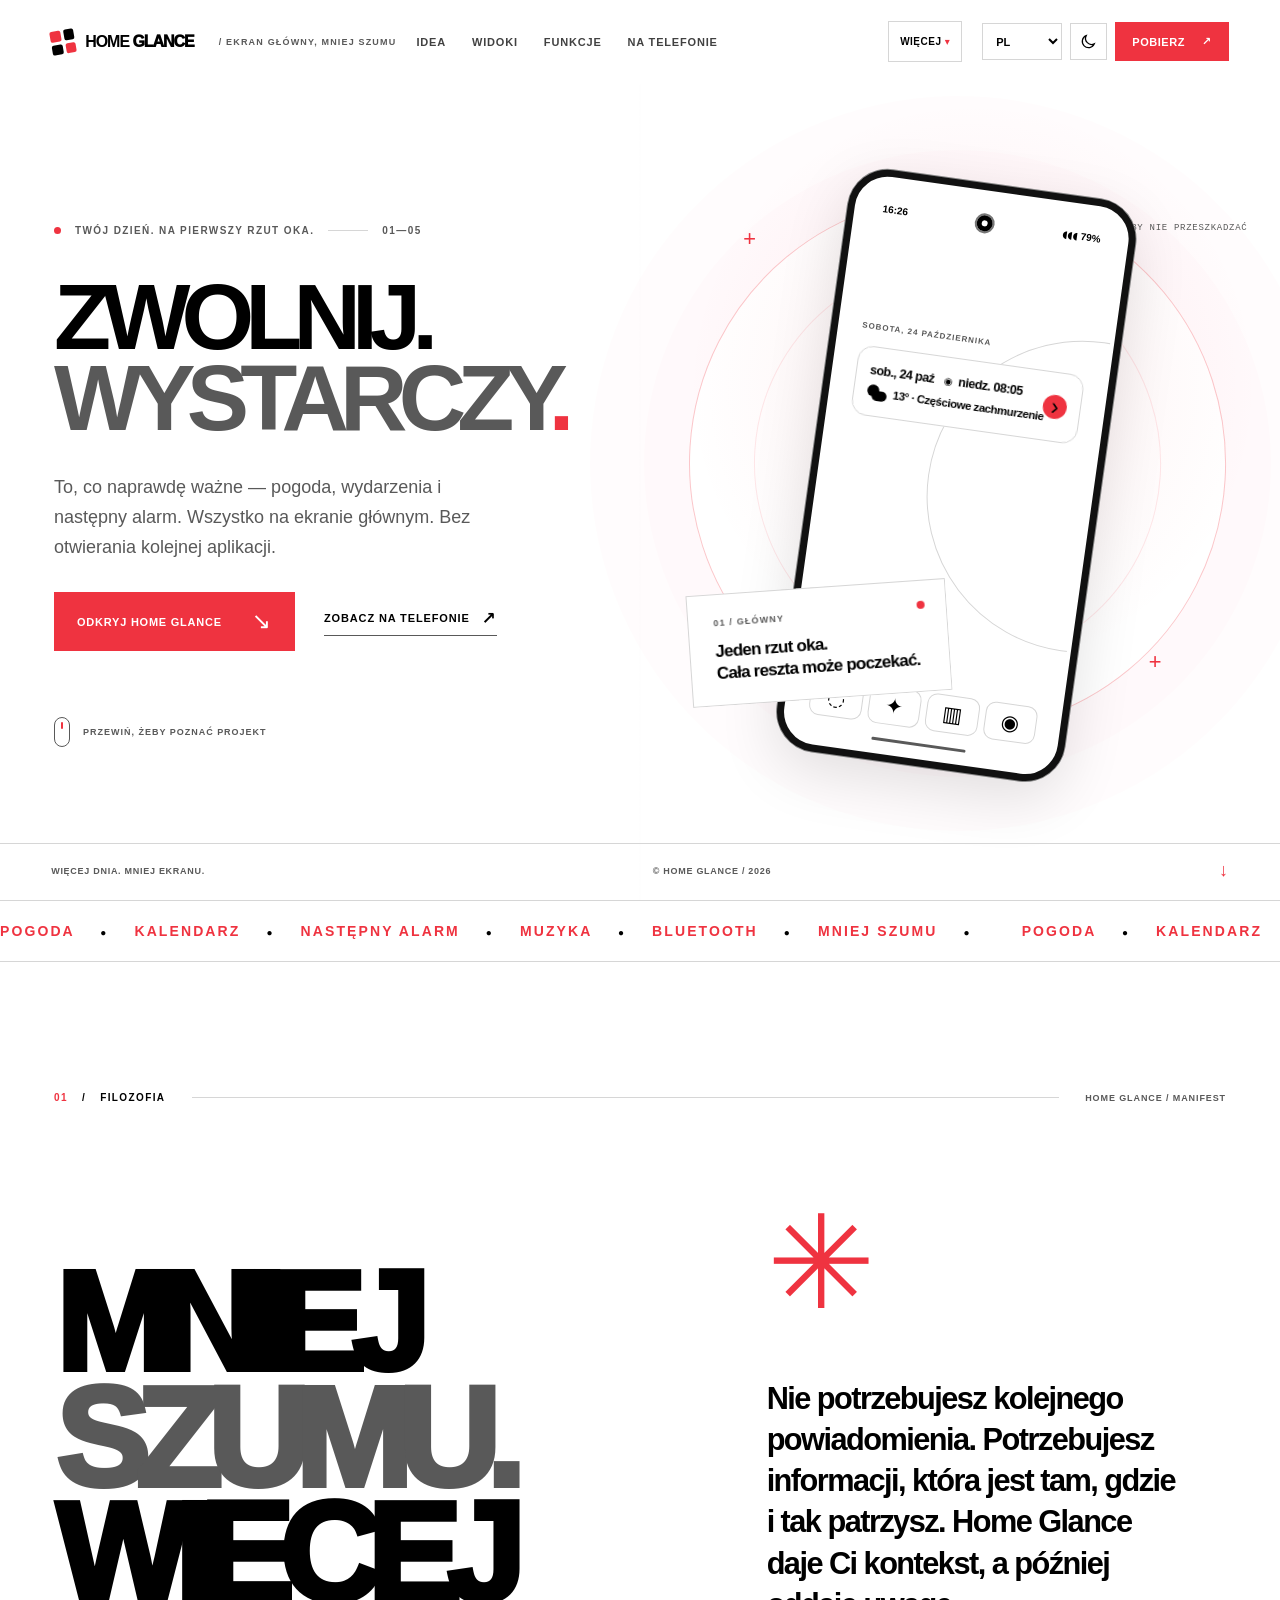
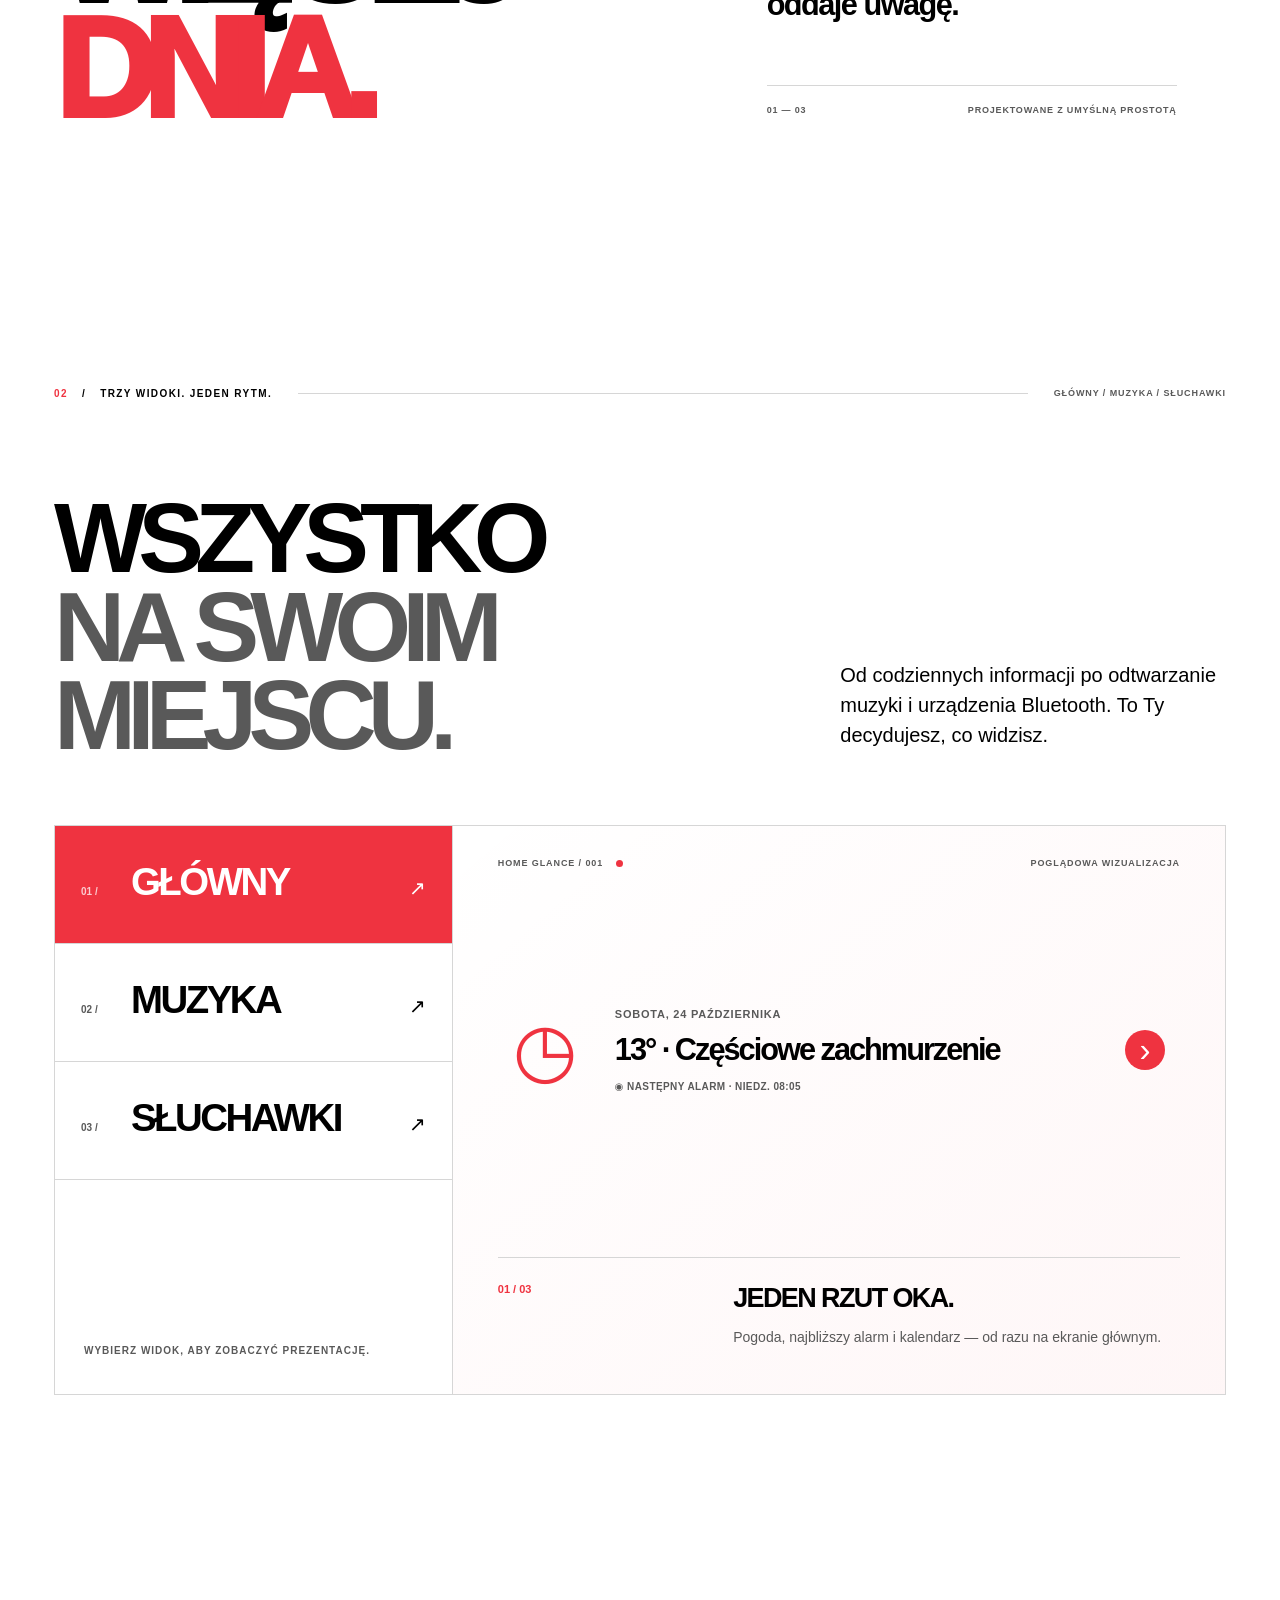
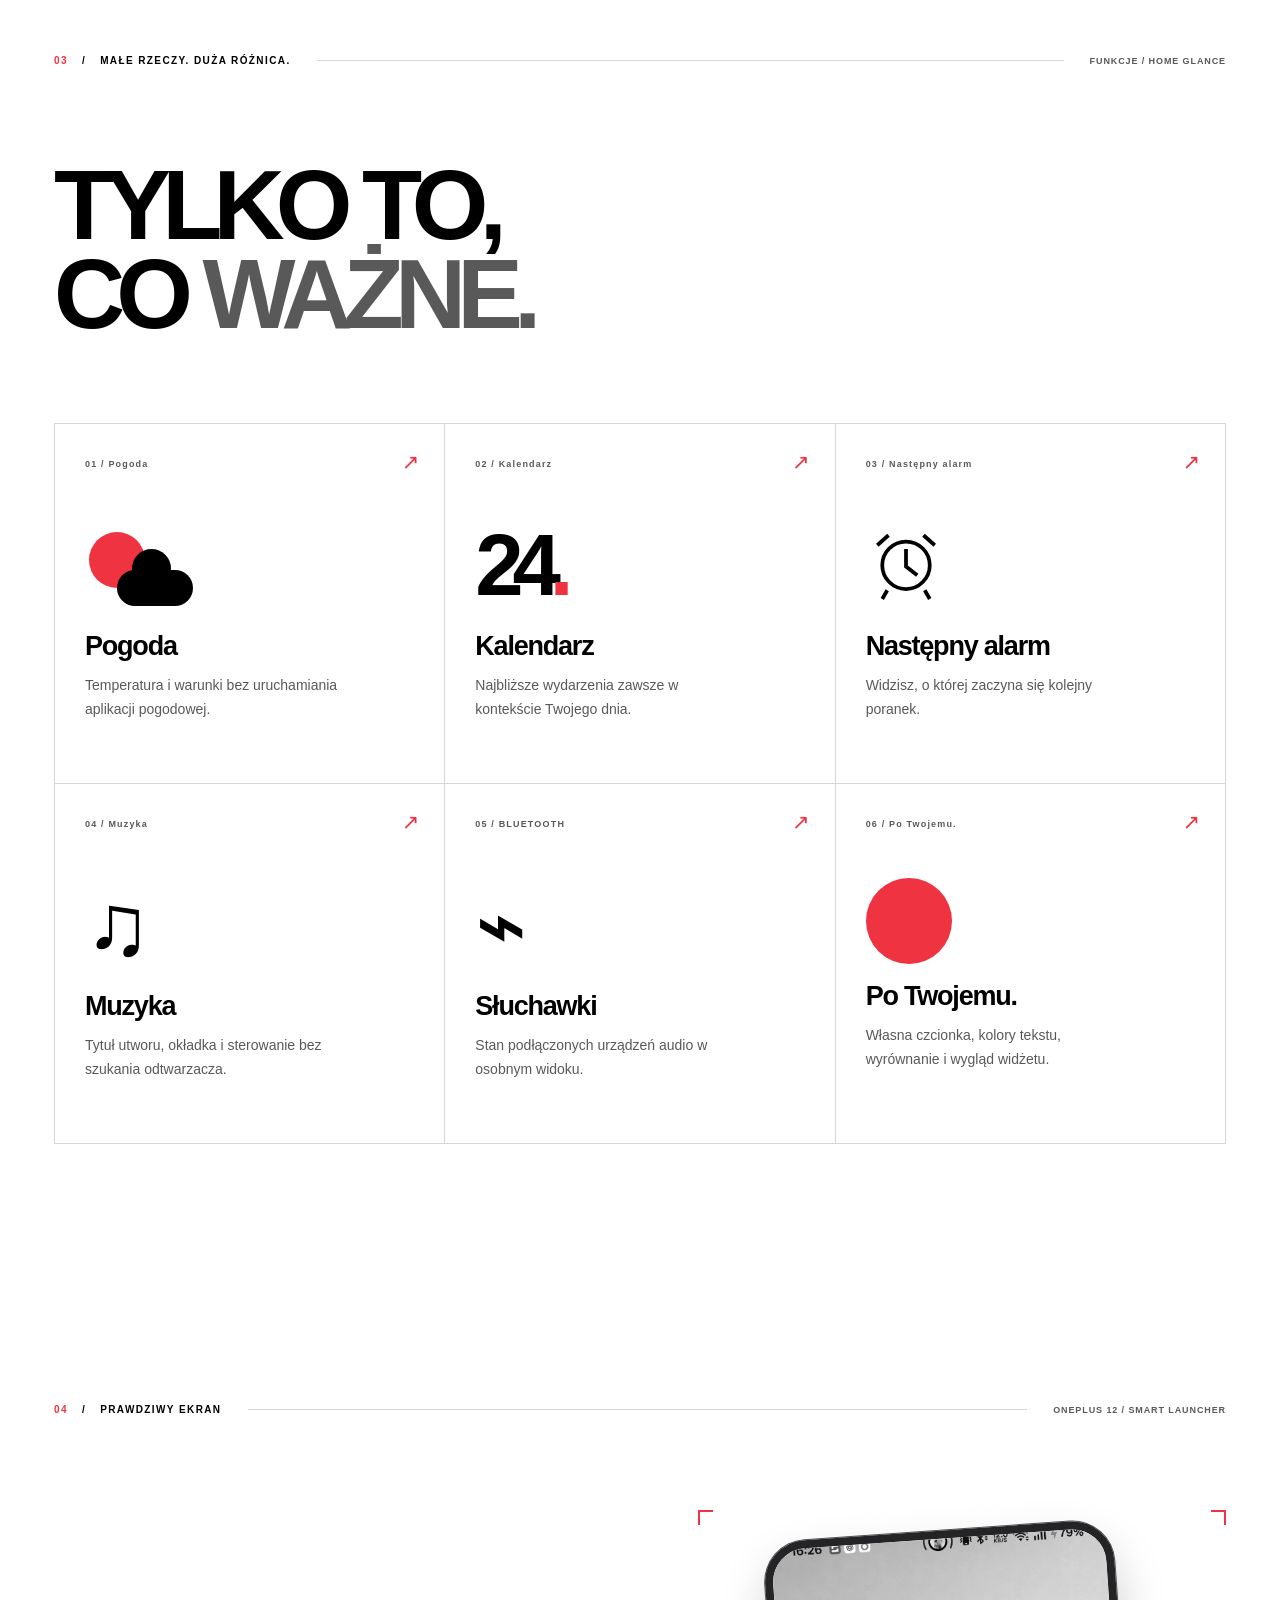
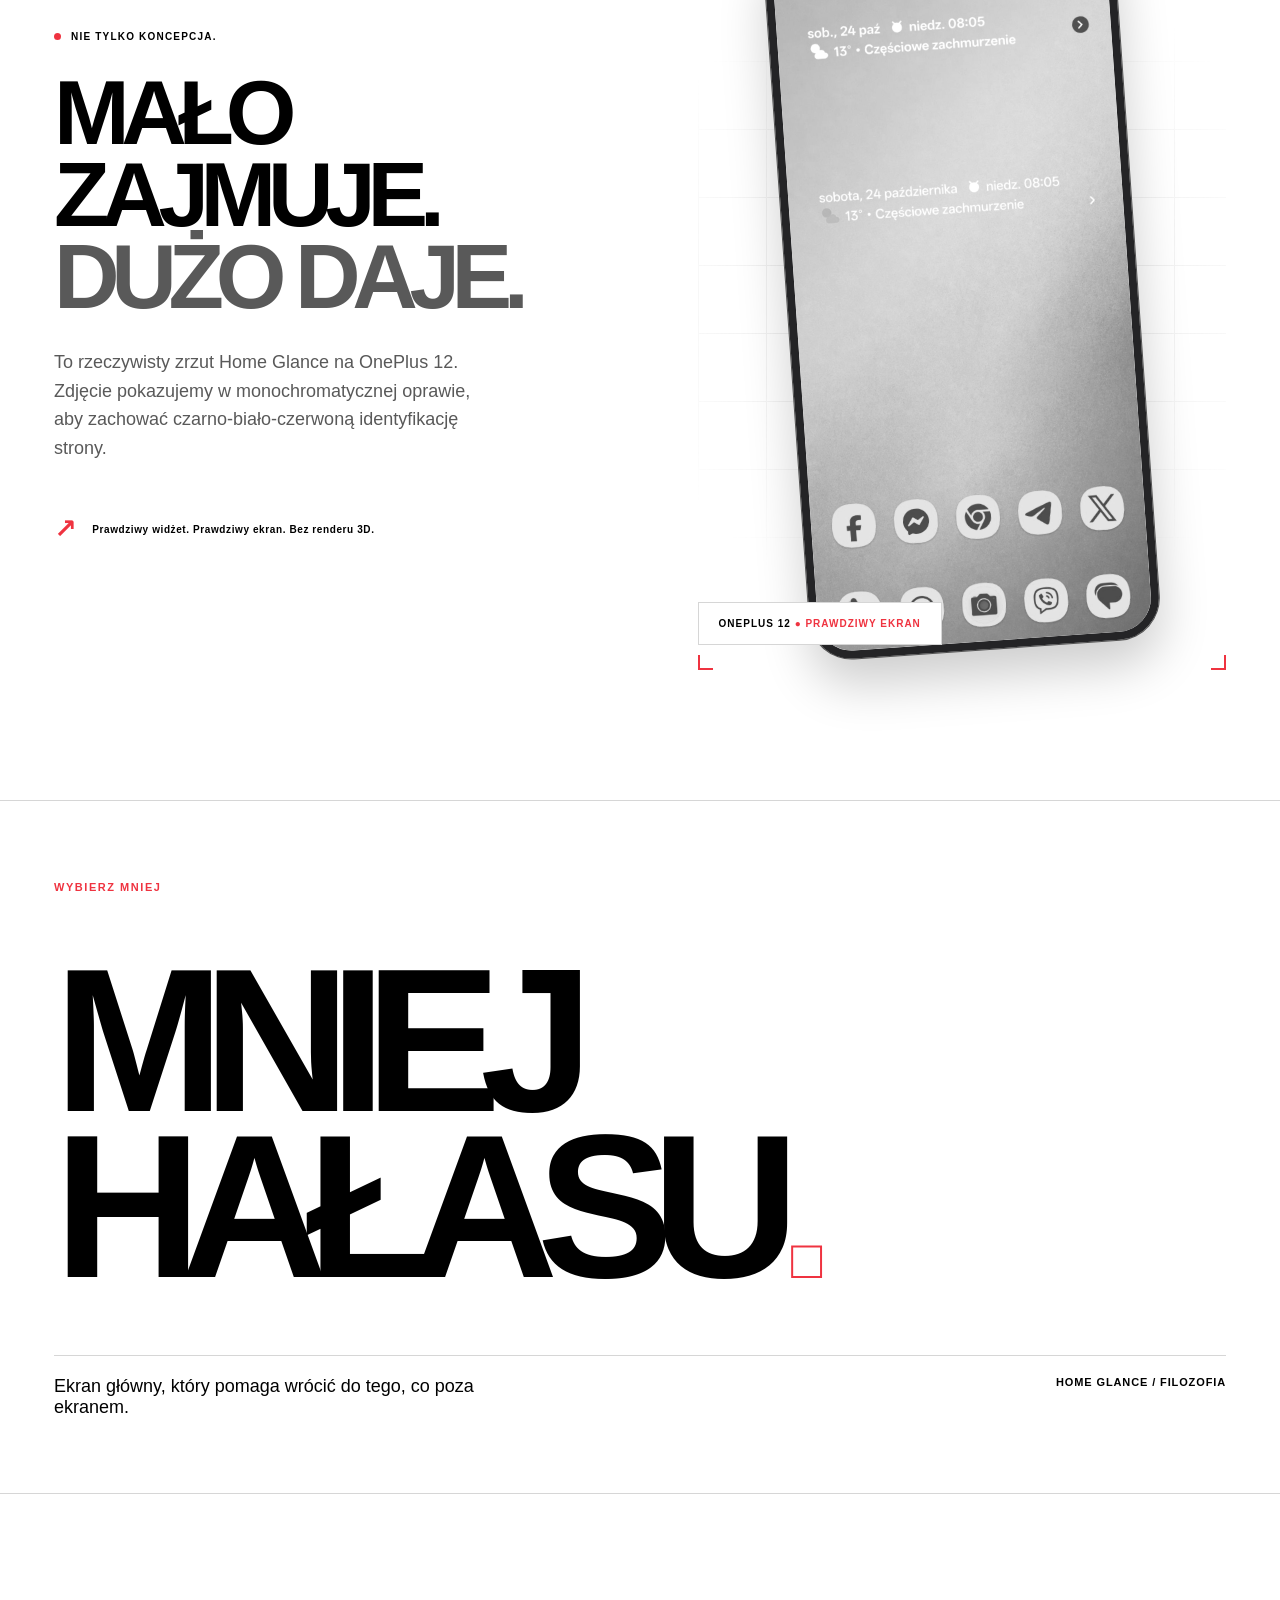
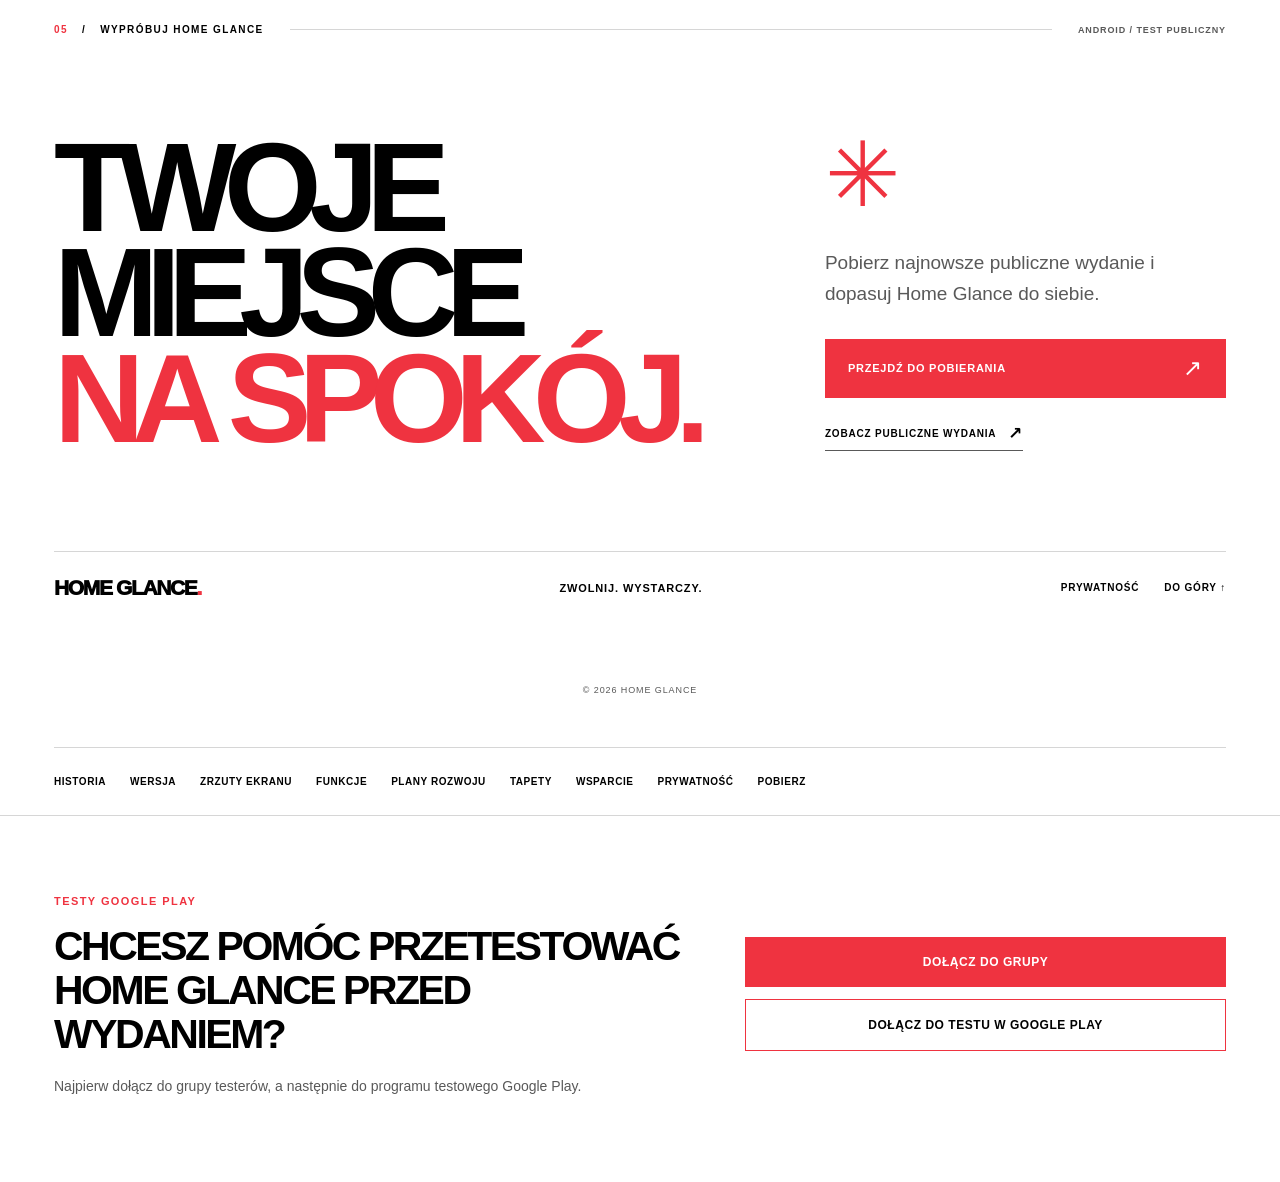
<file: index.html>
<!doctype html>
<html lang="pl" data-theme="dark">
<head>
<meta charset="UTF-8"><meta name="viewport" content="width=device-width, initial-scale=1">
<meta name="color-scheme" content="dark light"><meta name="theme-color" content="#0b0b0c">
<meta name="description" data-i18n-attr="content:metaDescription" content="Home Glance — pogoda, kalendarz, najbliższy alarm i muzyka. Mniej hałasu. Więcej dnia.">
<title>Home Glance — Zwolnij. Wystarczy.</title>
<link rel="icon" href="assets/home-glance-icon.webp">
<script>try{var t=localStorage.getItem('home-glance-theme');document.documentElement.dataset.theme=(t==='light'||t==='dark')?t:(matchMedia('(prefers-color-scheme: dark)').matches?'dark':'light');}catch(e){}</script>
<style>/* HOME GLANCE / WEB-GLASS CONCEPT — strictly black, white and #EF3340. */
:root{--red:#ef3340;--red-rgb:239,51,64;--bg:#0a0a0b;--fg:#f7f7f5;--muted:#777779;--surface:#141415;--line:#2b2b2c;--reverse:#f5f5f2;--reverse-ink:#101011;--head-bg:rgba(10,10,11,.82);color-scheme:dark}
:root[data-theme=light]{--bg:#f8f8f6;--fg:#111112;--muted:#747474;--surface:#ededeb;--line:#d8d8d6;--reverse:#111112;--reverse-ink:#f7f7f5;--head-bg:rgba(248,248,246,.86);color-scheme:light}
*{box-sizing:border-box}html{scroll-behavior:smooth;scroll-padding-top:80px}body{margin:0;background:var(--bg);color:var(--fg);font-family:Inter,Arial,Helvetica,system-ui,sans-serif;-webkit-font-smoothing:antialiased}button,a{-webkit-tap-highlight-color:transparent}a{color:inherit;text-decoration:none}button{font:inherit;color:inherit}img{display:block;max-width:100%}::selection{background:var(--red);color:#fff}.container{max-width:1456px;width:min(calc(100% - 108px),1456px);margin-inline:auto}.skip-link{position:fixed;z-index:500;top:-90px;left:18px;background:#fff;color:#111;padding:12px}.skip-link:focus{top:10px}.progress{height:2px;position:fixed;top:0;left:0;right:0;z-index:200;background:transparent}.progress span{display:block;width:0;height:100%;background:var(--red)}
.topbar{position:fixed;left:0;right:0;top:0;z-index:100;min-height:84px;padding:0 4vw;background:var(--head-bg);backdrop-filter:blur(22px);-webkit-backdrop-filter:blur(22px);border-bottom:1px solid transparent;display:flex;align-items:center;justify-content:space-between;gap:20px;transition:border-color .25s}.topbar.scrolled{border-bottom-color:var(--line)}.brand{display:flex;align-items:center;gap:10px;font-size:16px;letter-spacing:-.065em;font-weight:900;white-space:nowrap}.brand strong{font-weight:950}.brand-mark{width:24px;height:24px;display:grid;grid-template-columns:1fr 1fr;grid-template-rows:1fr 1fr;gap:3px;transform:rotate(-10deg)}.brand-mark b{background:var(--red);border-radius:2px}.brand-mark b:nth-child(2){background:var(--fg)}.brand-mark b:nth-child(3){background:var(--fg)}.brand-mark b:nth-child(4){background:var(--red)}.brand-sub{margin-left:15px;color:var(--muted);font-size:9px;letter-spacing:.13em;font-weight:700}.desktop-nav{display:flex;align-items:center;gap:26px;font-size:11px;letter-spacing:.075em;text-transform:uppercase;font-weight:750}.desktop-nav a{opacity:.74;transition:opacity .2s}.desktop-nav a:hover{opacity:1}.header-actions{display:flex;align-items:center;gap:8px}.control{width:37px;height:37px;background:transparent;border:1px solid var(--line);display:grid;place-items:center;font-size:12px;font-weight:800;cursor:pointer}.theme-control svg{width:17px;height:17px;fill:none;stroke:currentColor;stroke-width:1.8;stroke-linecap:round}.header-cta{background:var(--red);color:#fff;padding:13px 17px;display:flex;gap:17px;align-items:center;font-weight:850;font-size:11px;letter-spacing:.05em}.header-cta:hover,.btn-red:hover{background:#d91f2d}.mobile-menu-button{display:none;width:38px;height:38px;border:1px solid var(--line);background:transparent;place-items:center;padding:9px;cursor:pointer}.mobile-menu-button span{height:2px;width:20px;background:var(--fg);display:block;transition:transform .2s}.mobile-menu-button span+span{margin-top:5px}.mobile-menu-button[aria-expanded=true] span:first-child{transform:translateY(3.5px) rotate(45deg)}.mobile-menu-button[aria-expanded=true] span+span{transform:translateY(-3.5px) rotate(-45deg)}.mobile-menu{display:none}
.hero{min-height:790px;min-height:100svh;position:relative;overflow:hidden;padding-top:84px;isolation:isolate}.hero-noise{pointer-events:none;position:absolute;inset:0;background-image:radial-gradient(circle at 76% 43%,rgba(var(--red-rgb),.075),transparent 26%),linear-gradient(to right,transparent 0 49.96%,var(--line) 50%,transparent 50.04%);opacity:1}.hero-layout{display:grid;grid-template-columns:1.06fr .94fr;gap:30px;min-height:calc(100svh - 141px);min-height:max(685px,calc(100svh - 141px));position:relative;z-index:1}.hero-copy{padding-top:75px;padding-bottom:30px;display:flex;flex-direction:column;justify-content:center;align-items:flex-start;min-width:0}.eyebrow,.kicker{font-size:10px;letter-spacing:.14em;font-weight:900;text-transform:uppercase;display:flex;align-items:center;gap:14px;white-space:nowrap}.eyebrow{color:var(--muted);margin-bottom:40px}.red-pip{width:7px;height:7px;flex:0 0 7px;background:var(--red);border-radius:50%}.eyebrow-line{width:40px;height:1px;background:var(--line)}.hero h1{font-size:clamp(74px,7.3vw,128px);letter-spacing:-.095em;line-height:.87;margin:0;text-transform:uppercase;font-weight:900}.hero h1>span{display:block}.hero-outline{color:var(--muted)}.red-stop{color:var(--red)}.hero-deck{max-width:425px;color:var(--muted);font-size:18px;line-height:1.65;margin:35px 0 30px}.hero-actions{display:flex;align-items:center;gap:29px;flex-wrap:wrap}.btn{display:inline-flex;align-items:center;justify-content:space-between;gap:30px;min-height:59px;padding:0 23px;font-size:11px;font-weight:850;letter-spacing:.07em;transition:background .2s,transform .2s}.btn:hover{transform:translateY(-2px)}.btn-red{color:#fff;background:var(--red)}.btn span:last-child{font-size:23px;font-weight:400}.text-link{display:inline-flex;align-items:center;gap:12px;font-size:11px;font-weight:850;letter-spacing:.08em;border-bottom:1px solid var(--muted);padding-bottom:6px}.text-link span:last-child{font-size:17px}.text-link:hover{border-color:var(--red)}.hero-footnote{display:flex;align-items:center;gap:13px;font-size:9px;font-weight:750;letter-spacing:.11em;margin-top:66px;color:var(--muted)}.scroll-track{height:30px;width:16px;border:1px solid var(--muted);border-radius:15px;position:relative}.scroll-track span{height:7px;width:2px;background:var(--red);border-radius:3px;position:absolute;top:4px;left:6px;animation:scrollCue 2s infinite}
.hero-stage{position:relative;min-height:680px;display:grid;place-items:center}.stage-halo{width:min(590px,100%);aspect-ratio:1;position:absolute;border:1px solid rgba(var(--red-rgb),.28);border-radius:50%;transform:rotate(-18deg);box-shadow:0 0 0 45px rgba(var(--red-rgb),.012),0 0 0 99px rgba(var(--red-rgb),.01)}.stage-halo:before,.stage-halo:after{content:"";position:absolute;inset:12%;border:1px solid rgba(var(--red-rgb),.11);border-radius:50%}.stage-halo:after{inset:25%}.stage-cross{font-family:monospace;font-size:22px;position:absolute;color:var(--red)}.stage-cross.c1{top:19%;left:10%}.stage-cross.c2{right:12%;bottom:22%}.stage-code{font-family:monospace;position:absolute;top:16%;right:-4%;font-size:9px;line-height:1.7;letter-spacing:.08em;color:var(--muted)}.phone-shell{background:#1b1b1d;border:7px solid #222326;box-shadow:0 0 0 1px #515155,0 18px 80px rgba(0,0,0,.48);border-radius:40px;padding:4px}.hero-phone{width:min(290px,60%);height:587px;transform:rotate(8deg) translate(0,12px);position:relative;z-index:2;transition:transform .8s cubic-bezier(.18,.78,.24,1)}.hero-stage:hover .hero-phone{transform:rotate(4deg) translate(0,-5px)}.phone-screen{background:linear-gradient(164deg,#292929,#111 42%,#1e1e1e 68%,#0d0d0d);height:100%;border-radius:28px;position:relative;overflow:hidden;display:flex;flex-direction:column}.phone-screen:before{content:"";position:absolute;width:310px;height:310px;border:1px solid rgba(255,255,255,.045);border-radius:50%;top:130px;right:-150px}.phone-top{height:57px;display:flex;align-items:center;justify-content:space-between;padding:0 24px;font-size:10px;font-weight:750;color:#fff}.camera{width:16px;height:16px;border:5px solid #050505;border-radius:50%;box-shadow:0 0 0 2px #333}.phone-home{padding:0 20px;display:flex;flex-direction:column;flex:1}.screen-greeting{color:#929292;font-size:8px;font-weight:800;letter-spacing:.12em;margin-top:85px}.phone-widget{margin-top:15px;border-radius:15px;background:rgba(255,255,255,.055);border:1px solid rgba(255,255,255,.095);padding:16px 13px;display:flex;align-items:center;justify-content:space-between;gap:5px;color:#f7f7f7;backdrop-filter:blur(14px)}.widget-main{min-width:0}.widget-date,.widget-weather{display:flex;align-items:center;white-space:nowrap;gap:6px;letter-spacing:-.04em;font-size:12.5px;font-weight:700}.widget-weather{margin-top:7px;font-size:11.5px}.alarm-sign{font-size:10px;margin-left:4px}.widget-arrow{background:var(--red);height:24px;width:24px;border-radius:50%;flex:0 0 24px;display:grid;place-items:center;font-size:23px;line-height:1}.cloud-symbol{display:inline-block;position:relative;height:15px;width:20px;flex:0 0 20px}.cloud-symbol span{position:absolute;background:#fff;border-radius:50%}.cloud-symbol span:first-child{width:12px;height:12px;left:0;top:0}.cloud-symbol span:last-child{width:15px;height:10px;left:5px;top:6px;border-radius:7px}.phone-dock{margin-top:auto;margin-bottom:26px;display:flex;gap:6px}.phone-dock i{height:38px;flex:1;display:grid;place-items:center;border-radius:10px;background:#303032;color:#fff;font-size:21px;font-style:normal}.home-indicator{width:95px;height:3px;border-radius:4px;background:#bdbdbd;position:absolute;bottom:9px;left:50%;transform:translateX(-50%)}.stage-float{position:absolute;z-index:5;left:0;bottom:19%;background:rgba(24,24,25,.88);color:#fff;border:1px solid #3b3b3d;backdrop-filter:blur(20px);padding:23px 25px 20px;min-width:260px;transform:rotate(-4deg)}.float-index{font-size:9px;color:#999;font-weight:850;letter-spacing:.13em}.float-text{font-size:17px;font-weight:700;line-height:1.28;margin-top:13px;letter-spacing:-.045em}.float-led{position:absolute;top:20px;right:21px;background:var(--red);width:8px;height:8px;border-radius:50%}.hero-bottomline{position:relative;z-index:2;display:flex;justify-content:space-between;align-items:center;padding:16px 4vw;border-top:1px solid var(--line);font-size:9px;letter-spacing:.08em;color:var(--muted);font-weight:800}.hero-bottomline a{font-size:18px;color:var(--red)}
.ticker{background:var(--red);color:#fff;height:62px;overflow:hidden;display:flex;align-items:center;white-space:nowrap}.ticker-track{display:flex;width:max-content;animation:tickerMove 34s linear infinite}.ticker-track>span{font-size:14px;font-weight:900;letter-spacing:.15em;padding-right:30px}.ticker em{font-size:10px;font-style:normal;padding:0 20px}@keyframes tickerMove{to{transform:translateX(-50%)}}@keyframes scrollCue{50%{transform:translateY(11px)}to{transform:translateY(0)}}
.section{padding:130px 0}.section-header{display:flex;align-items:center;gap:26px;margin-bottom:95px;font-size:9px;font-weight:850;letter-spacing:.1em;color:var(--muted)}.kicker{color:var(--fg)}.kicker span:first-child{color:var(--red)}.divider-line{flex:1;height:1px;background:var(--line)}.display-title,.section-big-title{font-size:clamp(84px,11vw,180px);line-height:.82;letter-spacing:-.1em;font-weight:920;margin:0}.idea-section{background:var(--bg)}.idea-layout{display:grid;grid-template-columns:1.12fr .88fr;align-items:end;gap:10vw}.idea-layout .muted{color:var(--muted)}.idea-layout .red-type{color:var(--red)}.idea-aside{padding:0 0 13px;max-width:410px}.idea-star{font-size:130px;color:var(--red);line-height:1;margin-bottom:50px;font-weight:300}.idea-aside p{font-size:clamp(22px,2.4vw,33px);font-weight:550;line-height:1.34;letter-spacing:-.05em;margin:0 0 60px}.idea-rule{border-top:1px solid var(--line);display:flex;justify-content:space-between;gap:22px;padding-top:19px;color:var(--muted);font-size:9px;letter-spacing:.09em;font-weight:750}
.views-section{background:var(--reverse);color:var(--reverse-ink);--line:color-mix(in srgb,var(--reverse-ink) 17%,transparent);--muted:color-mix(in srgb,var(--reverse-ink) 50%,transparent);--fg:var(--reverse-ink)}.views-intro{display:grid;grid-template-columns:1.3fr .7fr;gap:70px;align-items:end;margin-bottom:65px}.views-intro h2,.section-big-title{font-size:clamp(60px,7.7vw,125px);letter-spacing:-.09em;line-height:.9;margin:0;font-weight:900}.views-intro h2 span,.section-big-title span{color:var(--muted)}.views-intro p{font-size:20px;max-width:420px;line-height:1.5;margin-bottom:10px}.view-deck{display:grid;grid-template-columns:.68fr 1.32fr;border:1px solid var(--line);min-height:570px}.view-tabs{border-right:1px solid var(--line);display:flex;flex-direction:column}.view-tab{border:0;border-bottom:1px solid var(--line);background:transparent;color:var(--fg);display:grid;grid-template-columns:40px 1fr auto;gap:10px;align-items:baseline;text-align:left;min-height:118px;padding:34px 26px;cursor:pointer;transition:background .24s,color .24s}.view-tab small{font-size:10px;font-weight:800;color:var(--muted)}.view-tab strong{font-size:clamp(23px,3vw,43px);letter-spacing:-.065em}.view-tab span{font-size:20px}.view-tab:hover{background:color-mix(in srgb,var(--red) 7%,transparent)}.view-tab.active{background:var(--red);color:#fff}.view-tab.active small{color:rgba(255,255,255,.75)}.tabs-hint{font-size:10px;letter-spacing:.1em;color:var(--muted);font-weight:800;line-height:1.6;margin-top:auto;padding:35px 29px}.view-preview{min-width:0;display:flex;flex-direction:column;padding:32px 45px 45px;background:linear-gradient(140deg,transparent,rgba(var(--red-rgb),.045))}.preview-cap{font-size:9px;font-weight:850;letter-spacing:.1em;color:var(--muted);display:flex;align-items:center;gap:13px}.preview-cap span:last-child{margin-left:auto}.red-led{width:7px;height:7px;background:var(--red);border-radius:50%}.preview-widget{min-height:174px;display:flex;align-items:center;gap:22px;margin:auto 0;padding:24px 15px}.preview-symbol{font-size:74px;line-height:1;letter-spacing:-.1em;color:var(--red);width:80px;flex:0 0 80px}.preview-content{min-width:0;flex:1}.preview-overline{color:var(--muted);font-size:11px;font-weight:800;letter-spacing:.07em;margin-bottom:13px}.preview-title{font-size:clamp(22px,2.4vw,37px);font-weight:850;letter-spacing:-.065em;line-height:1.08}.preview-bottom{font-size:10px;font-weight:800;letter-spacing:.04em;color:var(--muted);margin-top:15px}.preview-chevron{width:40px;height:40px;border-radius:50%;display:grid;place-items:center;background:var(--red);color:#fff;font-size:33px;flex:0 0 40px}.preview-line{height:1px;background:var(--line);margin:25px 0}.preview-desc{display:grid;grid-template-columns:1fr 2fr;gap:12px}.preview-serial{font-size:11px;font-weight:800;color:var(--red)}.preview-desc h3{font-size:27px;grid-column:2;margin:0;letter-spacing:-.06em}.preview-desc p{color:var(--muted);font-size:14px;grid-column:2;margin:0;line-height:1.65;max-width:440px}
.feature-section{background:var(--bg)}.section-big-title{margin-bottom:85px}.features-grid{display:grid;grid-template-columns:repeat(3,1fr);border-top:1px solid var(--line);border-left:1px solid var(--line)}.feature-card{min-height:360px;position:relative;padding:29px 30px;border-right:1px solid var(--line);border-bottom:1px solid var(--line);overflow:hidden;transition:background .3s}.feature-card:hover{background:var(--surface)}.card-number{font-size:9px;font-weight:800;color:var(--muted);letter-spacing:.13em}.feature-icon{font-size:87px;font-weight:850;line-height:1;letter-spacing:-.13em;min-height:134px;margin-top:26px;display:flex;align-items:center}.feature-icon svg{width:80px;height:80px;stroke:var(--fg);fill:none;stroke-width:3}.mini-red{color:var(--red)}.feature-card h3{font-size:27px;letter-spacing:-.045em;margin:0 0 12px}.feature-card p{color:var(--muted);font-size:14px;line-height:1.65;max-width:260px;margin:0}.feature-plus{position:absolute;top:26px;right:25px;color:var(--red);font-size:21px}.feature-signoff{background:var(--red);color:#fff}.feature-signoff .card-number,.feature-signoff p,.feature-signoff .feature-plus{color:rgba(255,255,255,.77)}.feature-signoff:hover{background:#de2834}.feature-signoff-dot{width:86px;height:86px;border-radius:50%;background:#fff;margin:47px 0 17px}.weather-feature{position:relative;width:108px}.weather-feature .sun{width:56px;height:56px;background:var(--red);border-radius:50%;position:absolute;left:4px;top:35px}.weather-feature .cloud{width:76px;height:36px;background:var(--fg);border-radius:25px;position:absolute;top:73px;left:32px}.weather-feature .cloud:before{content:"";position:absolute;width:39px;height:39px;background:var(--fg);border-radius:50%;top:-21px;left:15px}
.real-section{background:var(--reverse);color:var(--reverse-ink);--line:color-mix(in srgb,var(--reverse-ink) 17%,transparent);--muted:color-mix(in srgb,var(--reverse-ink) 54%,transparent);--fg:var(--reverse-ink)}.real-layout{display:grid;grid-template-columns:1fr 1fr;gap:9vw;align-items:center}.real-copy h2{font-size:clamp(62px,7.1vw,119px);line-height:.9;letter-spacing:-.092em;margin:30px 0;font-weight:900}.real-copy h2 span{color:var(--muted)}.real-eyebrow{display:flex;align-items:center;gap:10px;font-size:10px;letter-spacing:.12em;font-weight:850}.real-copy>p{font-size:18px;max-width:445px;line-height:1.6;color:var(--muted)}.real-mini{margin-top:46px;display:flex;align-items:center;gap:15px;font-size:10px;font-weight:800;letter-spacing:.06em;max-width:360px;line-height:1.5}.real-mini-icon{color:var(--red);font-size:27px}.real-image-wrap{position:relative;min-height:760px;display:grid;place-items:center}.real-grid{position:absolute;inset:15px 0;background-image:linear-gradient(to right,var(--line) 1px,transparent 1px),linear-gradient(to bottom,var(--line) 1px,transparent 1px);background-size:68px 68px;mask-image:radial-gradient(circle,#000 10%,transparent 76%);opacity:.68}.real-phone{position:relative;width:350px;max-width:80%;height:720px;border:8px solid #242426;border-radius:42px;overflow:hidden;box-shadow:0 0 0 1px #555,0 26px 50px rgba(0,0,0,.2);transform:rotate(-4deg)}.real-phone img{width:100%;height:100%;object-fit:cover;filter:grayscale(1) contrast(1.03)}.real-corner{position:absolute;width:15px;height:15px;border-color:var(--red);border-style:solid}.real-corner.tl{top:0;left:0;border-width:2px 0 0 2px}.real-corner.tr{top:0;right:0;border-width:2px 2px 0 0}.real-corner.bl{bottom:0;left:0;border-width:0 0 2px 2px}.real-corner.br{bottom:0;right:0;border-width:0 2px 2px 0}.real-badge{position:absolute;bottom:25px;left:0;font-size:10px;font-weight:850;letter-spacing:.1em;background:var(--fg);color:var(--reverse);padding:15px 20px}.real-badge span{color:var(--red)}
.statement-section{background:var(--red);color:#fff;overflow:hidden;padding:80px 0 75px}.statement-inner{display:flex;flex-direction:column}.statement-label{font-size:11px;letter-spacing:.14em;font-weight:850}.statement-big{font-size:clamp(100px,16vw,260px);line-height:.81;letter-spacing:-.105em;font-weight:900;margin:65px 0}.statement-big span{-webkit-text-stroke:2px #fff;color:transparent}.statement-bottom{display:flex;justify-content:space-between;gap:20px;border-top:1px solid rgba(255,255,255,.35);padding-top:20px;font-size:11px;font-weight:800;letter-spacing:.08em}.statement-bottom p{font-size:18px;letter-spacing:0;font-weight:450;margin:0;max-width:480px}
.download-section{background:var(--bg);padding-bottom:28px}.download-main{display:grid;grid-template-columns:1.25fr .75fr;gap:8vw;align-items:end;padding-bottom:100px}.download-main h2{font-size:clamp(73px,9.8vw,165px);letter-spacing:-.1em;line-height:.84;margin:0;font-weight:900}.download-main h2 span{color:var(--red)}.download-aside{max-width:405px}.download-asterisk{font-size:90px;color:var(--red);line-height:1}.download-aside p{font-size:19px;color:var(--muted);line-height:1.6;margin:28px 0 30px}.big-download{width:100%;margin-bottom:25px}.release-link{font-size:10px}.footer{border-top:1px solid var(--line);padding-top:24px;display:flex;flex-wrap:wrap;align-items:center;gap:20px;justify-content:space-between}.footer-brand{font-weight:950;letter-spacing:-.065em;font-size:21px}.footer-brand span{color:var(--red)}.footer>span{font-size:11px;letter-spacing:.08em;font-weight:850}.footer>div{display:flex;gap:25px;font-size:10px;letter-spacing:.08em;font-weight:850}.footer>small{width:100%;text-align:center;margin-top:65px;color:var(--muted);font-size:9px;letter-spacing:.1em}
.reveal{opacity:0;transform:translateY(35px);transition:transform .7s cubic-bezier(.2,.7,.2,1),opacity .7s}.reveal.visible{opacity:1;transform:none}a:focus-visible,button:focus-visible,[tabindex]:focus-visible{outline:3px solid var(--red);outline-offset:4px}
@media(min-width:1600px){.hero-stage{transform:scale(1.08)}}
@media(max-width:1270px){.desktop-nav{gap:14px}.brand-sub{display:none}.hero h1{font-size:clamp(69px,7vw,100px)}.stage-float{left:-5%}.container{width:min(calc(100% - 70px),1456px)}}
@media(max-width:1020px){.desktop-nav{display:none}.mobile-menu-button{display:block}.mobile-menu{position:fixed;inset:72px 0 auto 0;z-index:99;background:var(--bg);border-bottom:1px solid var(--line);padding:20px 6vw 35px}.mobile-menu:not([hidden]){display:flex;flex-direction:column}.mobile-menu a{padding:18px;border-bottom:1px solid var(--line);font-size:20px;font-weight:850;letter-spacing:-.045em}.topbar{min-height:72px}.hero{padding-top:72px}.hero-layout{grid-template-columns:1.1fr .9fr;gap:0}.hero-copy{padding-top:60px}.hero h1{font-size:clamp(59px,7.4vw,90px)}.hero-deck{font-size:15px}.hero-actions{gap:15px}.hero-footnote{margin-top:40px}.hero-stage{min-height:580px}.stage-float{left:-10%;bottom:15%;min-width:200px}.stage-code{right:0}.hero-phone{height:525px;width:260px}.idea-layout{gap:50px}.view-deck{grid-template-columns:.78fr 1.22fr}.view-preview{padding:28px 25px 35px}.view-tab{padding:30px 19px}.feature-card{padding:24px 22px}.real-image-wrap{min-height:680px}.real-phone{height:610px;width:300px}.section{padding:95px 0}.section-header{margin-bottom:65px}}
@media(max-width:760px){.container{width:calc(100% - 38px)}.topbar{padding:0 19px}.brand{font-size:15px}.header-cta{padding:12px;font-size:10px}.header-actions{gap:6px}.hero{min-height:0}.hero-layout{display:flex;flex-direction:column;min-height:0}.hero-copy{padding-top:74px;align-items:flex-start;padding-bottom:0}.eyebrow{font-size:9px;margin-bottom:23px}.hero h1{font-size:clamp(65px,14.4vw,110px)}.hero-deck{font-size:16px;margin:26px 0}.hero-actions{gap:20px}.hero-footnote{display:none}.hero-stage{min-height:550px;overflow:hidden}.hero-phone{width:235px;height:480px;transform:rotate(7deg)}.stage-halo{width:350px}.stage-float{min-width:195px;bottom:13%;left:1%;padding:16px 19px}.float-text{font-size:14px}.stage-code{right:0;top:12%}.hero-bottomline{padding:15px 19px}.hero-bottomline span:nth-child(2){display:none}.section{padding:85px 0}.section-header{gap:12px;margin-bottom:50px}.section-side,.section-header>span:last-child:not(.divider-line){display:none}.kicker{font-size:9px;white-space:normal}.idea-layout{display:flex;flex-direction:column;gap:45px;align-items:flex-start}.display-title{font-size:clamp(84px,18vw,134px)}.idea-aside{max-width:100%}.idea-star{font-size:68px;margin-bottom:20px}.idea-aside p{font-size:24px;margin-bottom:35px}.views-intro{grid-template-columns:1fr;gap:16px}.views-intro h2{font-size:clamp(59px,11vw,90px)}.views-intro p{font-size:17px}.view-deck{grid-template-columns:1fr}.view-tabs{border-right:0;border-bottom:1px solid var(--line);display:grid;grid-template-columns:repeat(3,1fr)}.view-tab{min-height:80px;padding:16px 12px;display:flex;flex-direction:column;gap:7px;border-right:1px solid var(--line);border-bottom:0}.view-tab strong{font-size:clamp(14px,3.3vw,24px)}.view-tab small{font-size:9px}.view-tab span{display:none}.tabs-hint{display:none}.view-preview{min-height:390px}.preview-widget{padding:12px 0;gap:12px}.preview-symbol{font-size:58px;width:54px;flex-basis:54px}.preview-title{font-size:clamp(23px,5vw,32px)}.preview-desc{grid-template-columns:75px 1fr}.preview-desc h3{font-size:23px}.section-big-title{font-size:clamp(65px,12vw,96px)}.features-grid{grid-template-columns:1fr 1fr}.feature-card{min-height:312px}.feature-icon{font-size:63px;min-height:110px}.feature-card h3{font-size:23px}.feature-card p{font-size:13px}.real-layout{grid-template-columns:1fr;gap:30px}.real-copy h2{font-size:clamp(70px,13vw,120px)}.real-image-wrap{min-height:680px}.real-badge{left:6px}.statement-big{font-size:clamp(96px,17vw,150px)}.statement-bottom{flex-direction:column}.download-main{grid-template-columns:1fr;gap:45px}.download-main h2{font-size:clamp(83px,14vw,125px)}.download-aside{max-width:100%}.download-asterisk{font-size:65px}.download-main{padding-bottom:70px}}
@media(max-width:420px){.brand{font-size:13px}.brand-mark{height:20px;width:20px}.header-cta{display:none}.hero h1{font-size:clamp(54px,14vw,65px)}.hero-stage{min-height:520px}.hero-phone{width:217px;height:458px}.stage-float{left:-2%}.feature-card{padding:21px 16px}.features-grid{grid-template-columns:1fr}.feature-card{min-height:290px}.feature-icon{margin-top:8px}.view-tab{padding:14px 7px}.view-tab strong{font-size:13px}.preview-title{font-size:23px}.preview-cap span:last-child{font-size:8px}.preview-desc{grid-template-columns:53px 1fr}.real-phone{width:264px;height:567px}.real-image-wrap{min-height:630px}.statement-big{font-size:20vw}.download-main h2{font-size:14vw}}
@media(prefers-reduced-motion:reduce){html{scroll-behavior:auto}*,*:before,*:after{animation:none!important;transition:none!important}.reveal{opacity:1;transform:none}.ticker-track{animation:none}}

/* Compact-screen overflow guards */
.hero h1{max-width:100%}
.real-copy{min-width:0}
@media (max-width:420px){
  .hero h1{font-size:9.2vw;letter-spacing:-.08em}
  .eyebrow{white-space:normal;max-width:100%;line-height:1.5}
  .eyebrow-line{display:none}
  .real-copy h2{font-size:13vw}
  .real-eyebrow{font-size:9px}
  .display-title{font-size:17vw}
  .view-preview{padding:25px 14px 27px}
}
@media(min-width:421px) and (max-width:760px){.hero h1{font-size:10vw}.real-copy h2{font-size:12vw}}
@media(min-width:761px){html[lang=en] .hero h1{font-size:clamp(62px,6.4vw,104px)}}
@media(max-width:420px){.views-intro{min-width:0}.views-intro h2{font-size:10.3vw}.views-intro p{min-width:0}}

/* WEB-GLASS v2 — one unbroken white or black canvas across ALL sections.
   Only the brand red (#EF3340) acts as a saturated accent. */
:root,
:root[data-theme="dark"]{
  --bg:#000000; --fg:#ffffff; --muted:#999999; --surface:#000000;
  --line:#303030; --theme-line:#303030; --theme-muted:#999999;
  --head-bg:rgba(0,0,0,.94); --reverse:#000000; --reverse-ink:#ffffff;
  color-scheme:dark;
}
:root[data-theme="light"]{
  --bg:#ffffff; --fg:#000000; --muted:#595959; --surface:#ffffff;
  --line:#d6d6d6; --theme-line:#d6d6d6; --theme-muted:#595959;
  --head-bg:rgba(255,255,255,.94); --reverse:#ffffff; --reverse-ink:#000000;
  color-scheme:light;
}
html,body{background:var(--bg);color:var(--fg)}
.hero,.idea-section,.views-section,.feature-section,.real-section,.statement-section,.download-section,.ticker{
  background:var(--bg);color:var(--fg);
}
.views-section,.real-section{--fg:var(--reverse-ink);--line:var(--theme-line);--muted:var(--theme-muted)}
.ticker{color:var(--red);border-top:1px solid var(--line);border-bottom:1px solid var(--line)}
.ticker em{color:var(--fg)}
.statement-section{border-top:1px solid var(--line);border-bottom:1px solid var(--line)}
.statement-big span{-webkit-text-stroke:2px var(--red);color:transparent}
.statement-bottom{border-top:1px solid var(--line)}
.statement-label{color:var(--red)}
.feature-signoff,.feature-signoff:hover{background:var(--bg);color:var(--fg)}
.feature-signoff .card-number,.feature-signoff p{color:var(--muted)}
.feature-signoff .feature-plus{color:var(--red)}
.feature-signoff-dot{background:var(--red)}
.real-badge{background:var(--bg);color:var(--fg);border:1px solid var(--line)}
.phone-screen{background:var(--bg);color:var(--fg)}
.phone-screen:before{border-color:var(--line)}
.phone-top,.phone-widget,.phone-dock i{color:var(--fg)}
.screen-greeting{color:var(--muted)}
.phone-widget{background:var(--bg);border:1px solid var(--line)}
.phone-dock i{background:var(--bg);border:1px solid var(--line)}
.cloud-symbol span{background:var(--fg)}
.home-indicator{background:var(--muted)}
.stage-float{background:var(--bg);color:var(--fg);border:1px solid var(--line)}
.float-index{color:var(--muted)}
:root[data-theme="light"] .phone-shell{background:#ffffff;border-color:#111111;box-shadow:0 0 0 1px #888,0 18px 60px rgba(0,0,0,.12)}
:root[data-theme="light"] .phone-screen{background:#ffffff}
:root[data-theme="light"] .camera{border-color:#000000;box-shadow:0 0 0 2px #777}
:root[data-theme="dark"] .phone-shell{background:#000000;border-color:#222222;box-shadow:0 0 0 1px #444,0 18px 60px rgba(255,255,255,.07)}
:root[data-theme="dark"] .phone-screen{background:#000000}
/* The language switcher supports the same 11 locale options as the public site. */
select.control.lang{width:80px;min-width:80px;padding:0 9px;display:block;appearance:auto;color:var(--fg);background:var(--bg);font-size:11px;font-weight:800;line-height:35px;border-radius:0;cursor:pointer}
select.control.lang option{color:var(--fg);background:var(--bg)}
@media(max-width:760px){select.control.lang{width:70px;min-width:70px;padding:0 3px;font-size:10px}}
@media(max-width:380px){.brand{font-size:12px}.brand-mark{width:19px;height:19px}.header-actions{gap:4px}}
@media(min-width:761px){
 :root:lang(ru) .hero h1,:root:lang(de) .hero h1,:root:lang(fr) .hero h1 {font-size:clamp(55px,5.4vw,90px)}
}
@media(max-width:760px){
 :root:lang(ru) .hero h1,:root:lang(de) .hero h1,:root:lang(fr) .hero h1 {font-size:clamp(35px,8vw,72px)}
}
/* Visible focus for the newly added native language selector. */
select:focus-visible{outline:3px solid var(--red);outline-offset:3px}
@media(max-width:760px){
  :root:lang(es) .section-big-title,
  :root:lang(fr) .section-big-title{font-size:13vw}
}
/* Keep the illustrative phone widget readable at narrow widths. */
@media(max-width:760px){
 .phone-home{padding-inline:10px}
 .phone-widget{padding:10px 7px;gap:3px}
 .widget-date,.widget-weather{font-size:9px;gap:3px;white-space:normal}
 .widget-main{min-width:0;flex:1}
 .widget-arrow{width:18px;height:18px;flex-basis:18px;font-size:19px}
 .alarm-sign{margin-left:1px}
 .cloud-symbol{width:14px;flex-basis:14px}
 .stage-code{max-width:180px;text-align:right}
}

/* WEB-GLASS INTEGRATION 01 — all panels only black/white/red. */
.site-more-menu{position:relative;align-self:center;margin-left:auto;z-index:150}
.site-more-menu summary{cursor:pointer;font-size:10px;letter-spacing:.05em;text-transform:uppercase;font-weight:850;padding:14px 11px;list-style:none;border:1px solid var(--line);color:var(--fg)}
.site-more-menu summary::-webkit-details-marker{display:none}
.site-more-menu summary:after{content:' ▾';color:var(--red)}
.site-more-links{position:absolute;top:calc(100% + 5px);right:0;width:240px;max-height:75vh;overflow:auto;padding:8px;background:var(--bg);border:1px solid var(--line);box-shadow:0 12px 32px rgba(0,0,0,.18);display:grid}
.site-more-links a{padding:11px 15px;color:var(--fg);font-size:12px;font-weight:750}
.site-more-links a:hover,.site-more-links a:focus-visible{background:var(--red);color:#fff}
.mobile-site-divider{height:1px;background:var(--red);margin:14px 0 2px}
.site-test-section{padding:75px 0 85px;background:var(--bg);color:var(--fg);border-top:1px solid var(--line)}
.site-test-wrap{display:grid;grid-template-columns:1fr .75fr;align-items:center;gap:50px}
.site-test-eyebrow{font-size:11px;letter-spacing:.13em;color:var(--red);font-weight:850}
.site-test-wrap h2{font-size:clamp(28px,3.2vw,52px);letter-spacing:-.06em;line-height:1.08;margin:15px 0 18px;text-transform:uppercase}
.site-test-wrap p{font-size:14px;color:var(--muted);line-height:1.6;margin:0;max-width:600px}
.site-test-actions{display:grid;gap:12px}
.site-test-actions a{display:block;padding:18px 23px;background:var(--red);color:#fff;font-weight:850;font-size:12px;letter-spacing:.045em;text-align:center;text-transform:uppercase}
.site-test-actions a+ a{background:var(--bg);color:var(--fg);border:1px solid var(--red)}
.site-test-actions a:hover{filter:brightness(.93)}
.site-footer-links{width:100%;display:flex;flex-wrap:wrap;gap:12px 24px;border-top:1px solid var(--line);margin-top:32px;padding-top:28px}
.site-footer-links a{font-size:10px;color:var(--fg);text-transform:uppercase;font-weight:750;letter-spacing:.055em}
.site-footer-links a:hover{color:var(--red)}
.site-more-menu a:focus-visible,.site-footer-links a:focus-visible,.site-test-actions a:focus-visible{outline:3px solid var(--red);outline-offset:3px}
@media(max-width:1200px){.site-more-menu{margin-left:4px}.site-more-menu summary{padding:12px 8px}}
@media(max-width:1020px){.site-more-menu{display:none}.mobile-menu{max-height:calc(100dvh - 72px);overflow-y:auto}.mobile-menu a{font-size:17px;padding:13px}}
@media(max-width:760px){.site-test-wrap{grid-template-columns:1fr;gap:22px}.site-test-section{padding:60px 0}.site-footer-links{gap:12px 18px}.site-footer-links a{font-size:11px}}
</style>
<script>/* WEB-GLASS: complete, offline, localized preview. HOME GLANCE is never translated. */
(()=>{
'use strict';
const groups={
 nav:['skip','navIdea','navViews','navFeatures','navReal','navDownload'],
 hero:['heroEyebrow','heroLine1','heroLine2','heroText','heroExplore','heroSee','heroScroll','heroBottom1'],
 phone:['phoneToday','phoneDate','phoneAlarm','phoneWeather','floatTitle'],
 idea:['ideaKicker','ideaTitle','ideaBody','ideaTag'],
 views:['viewsKicker','viewsTitle','viewsDesc','tabsHint','previewLabel'],
 features:['featuresKicker','featuresTitle','fWeather','fWeatherD','fCalendar','fCalendarD','fAlarm','fAlarmD','fMusic','fMusicD','fHeadphones','fHeadphonesD','fYour','fYourD'],
 real:['realKicker','realEyebrow','realTitle','realBody','realNote'],
 statement:['statementLabel','statementTitle','statementBody'],
 download:['downloadKicker','downloadTitle','downloadBody','downloadButton','releases','footerLine','privacy','backToTop'],
 extra:['titleSuffix','metaDescription','brandAria','brandSub','mainNav','languageLabel','themeLabel','menuOpen','menuClose','mobileNav','heroStageAria','stageCode','tabHome','tabMusic','tabHeadphones','nextSection','ticker','manifesto','tabsAria','featureSet','realImageAlt','publicTest','demoNotice'],
 viewContent:['homeOverline','homeTitle','homeBottom','homeHeading','homeDesc','musicOverline','musicTitle','musicBottom','musicHeading','musicDesc','headphonesOverline','headphonesTitle','headphonesBottom','headphonesHeading','headphonesDesc']
};
function asHtml(key,value){
 const spans=value.split('§');
 const wrap=(s,css)=>`<span class="${css}">${s}</span>`;
 if(key==='heroLine2')return value.replace(/\.$/, '<span class="red-stop">.</span>');
 if(key==='floatTitle')return spans.join('<br>');
 if(key==='ideaTitle')return [spans[0],wrap(spans[1],'muted'),spans[2],wrap(spans[3],'red-type')].join('<br>');
 if(['viewsTitle','featuresTitle','realTitle','downloadTitle'].includes(key))return spans.slice(0,-1).concat(`<span>${spans.at(-1)}</span>`).join('<br>');
 if(key==='statementTitle')return spans.slice(0,-1).concat(spans.at(-1).replace(/\.$/, '<span>.</span>')).join('<br>');
 if(key==='ticker')return spans.map(x=>x+' <em>●</em> ').join('');
 return value;
}
function pack(parts){
 const result={};
 for(const [name,keys] of Object.entries(groups)){
  if(!(name in parts))throw Error('Missing group '+name);
  const values=parts[name].trim().split('~').map(x=>x.trim());
  if(values.length!==keys.length)throw Error(`${name} expected ${keys.length}, got ${values.length}`);
  keys.forEach((k,i)=>{if(!values[i])throw Error('Empty translation '+name+'/'+k);result[k]=asHtml(k,values[i])});
 }
 const v=result;
 v.views={home:{symbol:'◷',overline:v.homeOverline,title:v.homeTitle,bottom:v.homeBottom,heading:v.homeHeading,desc:v.homeDesc},music:{symbol:'♫',overline:v.musicOverline,title:v.musicTitle,bottom:v.musicBottom,heading:v.musicHeading,desc:v.musicDesc},headphones:{symbol:'⌁',overline:v.headphonesOverline,title:v.headphonesTitle,bottom:v.headphonesBottom,heading:v.headphonesHeading,desc:v.headphonesDesc}};
 groups.viewContent.forEach(k=>delete v[k]);
 v.viewsLabels=[v.tabHome,v.tabMusic,v.tabHeadphones].join(' / ');
 return v;
}
const extras=(text)=>{
 const values=text.trim().split('~').map(s=>s.trim());
 if(values.length!==groups.extra.length)throw Error(`Extra translation length ${values.length}/${groups.extra.length}`);
 const obj={};groups.extra.forEach((k,i)=>obj[k]=asHtml(k,values[i]));
 obj.viewsLabels=[obj.tabHome,obj.tabMusic,obj.tabHeadphones].join(' / ');
 return obj;
};
const locales={
pl:extras(`Zwolnij. Wystarczy.~Home Glance — pogoda, kalendarz, alarm i muzyka na ekranie głównym.~Home Glance — początek strony~/ EKRAN GŁÓWNY, MNIEJ SZUMU~Nawigacja główna~Wybierz język~Zmień motyw~Otwórz menu~Zamknij menu~Nawigacja mobilna~Interaktywna wizualizacja widżetu Home Glance~ZAPROJEKTOWANY, ABY NIE PRZESZKADZAĆ~GŁÓWNY~MUZYKA~SŁUCHAWKI~Przejdź do następnej sekcji~POGODA§KALENDARZ§NASTĘPNY ALARM§MUZYKA§BLUETOOTH§MNIEJ SZUMU~MANIFEST~Widoki Home Glance~FUNKCJE~Rzeczywisty zrzut ekranu Home Glance na OnePlus 12 z widżetami pogodowymi~TEST PUBLICZNY~PROTOTYP / NIEOPUBLIKOWANY`),
en:extras(`Slow down. Enough.~Home Glance — weather, calendar, alarms and music on your Home Screen.~Home Glance — start page~/ HOME SCREEN, LESS NOISE~Main navigation~Choose language~Change theme~Open menu~Close menu~Mobile navigation~Interactive preview of the Home Glance widget~DESIGNED TO STAY OUT OF THE WAY~HOME~MUSIC~HEADPHONES~Go to the next section~WEATHER§CALENDAR§NEXT ALARM§MUSIC§BLUETOOTH§LESS NOISE~MANIFESTO~Home Glance views~FEATURES~Real Home Glance screenshot on OnePlus 12 with weather widgets~PUBLIC TEST~CONCEPT DEMO / UNPUBLISHED`),
de:pack({
 nav:`Zum Inhalt springen~Idee~Ansichten~Funktionen~Auf dem Smartphone~HERUNTERLADEN`,
 hero:`DEIN TAG. AUF EINEN BLICK.~NIMM DIR ZEIT.~GENUG.~Wetter, Termine und der nächste Wecker. Direkt auf deinem Startbildschirm, ohne eine weitere App zu öffnen.~HOME GLANCE ENTDECKEN~AUF DEM SMARTPHONE ANSEHEN~SCROLLE UND ENTDECKE MEHR~MEHR TAG. WENIGER BILDSCHIRM.`,
 phone:`SAMSTAG, 24. OKTOBER~Sa., 24. Okt.~So. 08:05~13° · Teilweise bewölkt~Ein kurzer Blick.§Alles andere kann warten.`,
 idea:`DIE IDEE~WENIGER§LÄRM.§MEHR§LEBEN.~Du brauchst keine weitere Benachrichtigung. Du brauchst die richtigen Informationen dort, wo du ohnehin hinsiehst. Home Glance gibt dir Überblick und deine Aufmerksamkeit zurück.~BEWUSST EINFACH GESTALTET`,
 views:`DREI ANSICHTEN. EIN RHYTHMUS.~ALLES§AN SEINEM PLATZ.~Von Alltagsinformationen bis zu Musik und Bluetooth-Audiogeräten. Du entscheidest, was du sehen möchtest.~ANSICHT AUSWÄHLEN, UM DIE VORSCHAU ZU SEHEN.~BEISPIELVORSCHAU`,
 features:`KLEINE DETAILS. GROSSER UNTERSCHIED.~NUR DAS, WAS§WICHTIG IST.~Wetter~Temperatur und Wetterlage ohne Wetter-App.~Kalender~Anstehende Termine im Blick.~Nächster Wecker~Sehen, wann der nächste Morgen beginnt.~Musik~Titel, Cover und Steuerung ohne Player-Suche.~Kopfhörer~Verbundene Bluetooth-Audiogeräte in eigener Ansicht.~Ganz nach deinem Geschmack.~Textfarben, Ausrichtung, Typografie und Widget-Stil.`,
 real:`ECHTER BILDSCHIRM~KEIN REINES KONZEPT.~NIMMT WENIG.§GIBT§VIEL.~Ein echter Screenshot von Home Glance auf einem OnePlus 12. Für das Schwarz-Weiß-Rot-Design wird er hier monochrom dargestellt.~Echtes Widget. Echter Bildschirm. Kein 3D-Rendering.`,
 statement:`WENIGER WÄHLEN~WENIGER§LÄRM.~Ein Startbildschirm, der dir Zeit für das Leben außerhalb des Bildschirms lässt.`,
 download:`HOME GLANCE AUSPROBIEREN~MEHR RAUM§FÜR RUHE.~Lade die neueste öffentliche Version herunter und passe Home Glance an. Diese Demo installiert keine App.~DOWNLOAD-SEITE ÖFFNEN~ÖFFENTLICHE VERSIONEN~NIMM DIR ZEIT. GENUG.~DATENSCHUTZ~NACH OBEN ↑`,
 extra:`Nimm dir Zeit. Genug.~Home Glance — Wetter, Kalender, Wecker und Musik auf deinem Startbildschirm.~Home Glance — Startseite~/ STARTBILDSCHIRM, WENIGER LÄRM~Hauptnavigation~Sprache auswählen~Design wechseln~Menü öffnen~Menü schließen~Mobile Navigation~Interaktive Vorschau des Home-Glance-Widgets~SOLL NICHT ABLENKEN~START~MUSIK~KOPFHÖRER~Zum nächsten Abschnitt~WETTER§KALENDER§NÄCHSTER WECKER§MUSIK§BLUETOOTH§WENIGER LÄRM~MANIFEST~Home-Glance-Ansichten~FUNKTIONEN~Echter Home-Glance-Screenshot auf OnePlus 12 mit Wetter-Widgets~ÖFFENTLICHER TEST~KONZEPTDEMO / NICHT VERÖFFENTLICHT`,
 viewContent:`SAMSTAG, 24. OKTOBER~13° · Teilweise bewölkt~◉ NÄCHSTER WECKER · SO. 08:05~AUF EINEN BLICK.~Wetter, Wecker und Kalender direkt auf dem Startbildschirm.~MEDIENWIEDERGABE~Musik auf einen Blick.~◀ ▶ ▶| / COVER · TITEL · INTERPRET~DEIN TAG HAT RHYTHMUS.~Steuerung, Laufschrift und Musikinfos in einer eigenen Ansicht.~BLUETOOTH-AUDIO~Verbunden.~◉ STATUS DES AUDIOGERÄTS~SCHNELL VERBUNDEN.~Kopfhörer oder Lautsprecher per Bluetooth im Blick.`
}),
es:pack({
 nav:`Ir al contenido~Idea~Vistas~Funciones~En el teléfono~DESCARGAR`,
 hero:`TU DÍA. DE UN VISTAZO.~BAJA EL RITMO.~ES SUFICIENTE.~El tiempo, tus eventos y la próxima alarma, directamente en la pantalla de inicio. Sin abrir otra aplicación.~DESCUBRE HOME GLANCE~VER EN EL TELÉFONO~DESLIZA PARA DESCUBRIR MÁS~MÁS DÍA. MENOS PANTALLA.`,
 phone:`SÁBADO, 24 DE OCTUBRE~sáb., 24 oct.~dom. 08:05~13° · Parcialmente nublado~Una sola mirada.§Todo lo demás puede esperar.`,
 idea:`LA IDEA~MENOS§RUIDO.§MÁS§VIDA.~No necesitas otra notificación. Necesitas información útil donde ya miras. Home Glance te da contexto y te devuelve la atención.~DISEÑADO PARA SER SENCILLO`,
 views:`TRES VISTAS. UN SOLO RITMO.~TODO§EN SU LUGAR.~Desde la información diaria hasta la música y los dispositivos de audio Bluetooth. Tú eliges lo que quieres ver.~ELIGE UNA VISTA PARA VER LA DEMOSTRACIÓN.~VISTA ILUSTRATIVA`,
 features:`PEQUEÑOS DETALLES. GRAN DIFERENCIA.~SOLO LO§IMPORTANTE.~Tiempo~Temperatura y condiciones sin abrir otra aplicación.~Calendario~Tus próximos eventos, siempre a mano.~Próxima alarma~Sabrás cuándo empieza la mañana.~Música~Canción, portada y controles sin buscar el reproductor.~Auriculares~Audio Bluetooth conectado en su propia vista.~A tu manera.~Colores de texto, alineación, tipografía y estilo del widget.`,
 real:`PANTALLA REAL~NO ES SOLO UN CONCEPTO.~OCUPA MENOS.§OFRECE§MÁS.~Captura real de Home Glance en un OnePlus 12, presentada en monocromo para mantener la identidad negra, blanca y roja.~Widget real. Pantalla real. Sin renderizado 3D.`,
 statement:`ELIGE MENOS~MENOS§RUIDO.~Una pantalla de inicio que te deja volver a la vida fuera de ella.`,
 download:`PRUEBA HOME GLANCE~HAZ ESPACIO§PARA LA CALMA.~Descarga la última versión pública y personaliza Home Glance. Esta demostración no instala la aplicación.~IR A DESCARGAS~VER VERSIONES PÚBLICAS~BAJA EL RITMO. ES SUFICIENTE.~PRIVACIDAD~VOLVER ARRIBA ↑`,
 extra:`Baja el ritmo. Es suficiente.~Home Glance — tiempo, calendario, alarma y música en tu pantalla de inicio.~Home Glance — inicio~/ PANTALLA DE INICIO, MENOS RUIDO~Navegación principal~Elegir idioma~Cambiar tema~Abrir menú~Cerrar menú~Navegación móvil~Vista interactiva del widget Home Glance~DISEÑADO PARA NO INTERRUMPIR~INICIO~MÚSICA~AURICULARES~Ir a la siguiente sección~TIEMPO§CALENDARIO§PRÓXIMA ALARMA§MÚSICA§BLUETOOTH§MENOS RUIDO~MANIFIESTO~Vistas de Home Glance~FUNCIONES~Captura real de Home Glance en OnePlus 12 con widgets del tiempo~PRUEBA PÚBLICA~DEMOSTRACIÓN / SIN PUBLICAR`,
 viewContent:`SÁBADO, 24 DE OCTUBRE~13° · Parcialmente nublado~◉ PRÓXIMA ALARMA · DOM. 08:05~DE UN VISTAZO.~El tiempo, la alarma y el calendario en la pantalla de inicio.~REPRODUCCIÓN MULTIMEDIA~Música a mano.~◀ ▶ ▶| / PORTADA · CANCIÓN · ARTISTA~EL RITMO DE TU DÍA.~Controles, desplazamiento del título e información musical.~AUDIO BLUETOOTH~Conectado.~◉ ESTADO DEL DISPOSITIVO DE AUDIO~CONEXIÓN INSTANTÁNEA.~Consulta los auriculares o altavoces Bluetooth conectados.`
}),
fr:pack({
 nav:`Aller au contenu~Idée~Vues~Fonctions~Sur le téléphone~TÉLÉCHARGER`,
 hero:`VOTRE JOURNÉE. EN UN COUP D’ŒIL.~RALENTISSEZ.~ÇA SUFFIT.~La météo, vos événements et la prochaine alarme sur l’écran d’accueil, sans ouvrir une autre application.~DÉCOUVRIR HOME GLANCE~VOIR SUR TÉLÉPHONE~FAITES DÉFILER POUR DÉCOUVRIR~PLUS DE JOURNÉE. MOINS D’ÉCRAN.`,
 phone:`SAMEDI 24 OCTOBRE~sam. 24 oct.~dim. 08:05~13° · Partiellement nuageux~Un seul coup d’œil.§Le reste peut attendre.`,
 idea:`L’IDÉE~MOINS DE§BRUIT.§PLUS DE§VIE.~Vous n’avez pas besoin d’une notification de plus. Vous avez besoin d’informations utiles là où vous regardez déjà. Home Glance vous rend ensuite votre attention.~CONÇU POUR RESTER SIMPLE`,
 views:`TROIS VUES. UN SEUL RYTHME.~CHAQUE CHOSE§À SA PLACE.~Des informations du quotidien à la musique et aux appareils audio Bluetooth. Vous choisissez ce qui apparaît.~CHOISISSEZ UNE VUE POUR L’APERÇU.~APERÇU ILLUSTRATIF`,
 features:`PETITS DÉTAILS. VRAIE DIFFÉRENCE.~UNIQUEMENT§L’ESSENTIEL.~Météo~Température et conditions sans lancer d’application.~Calendrier~Vos prochains événements à portée de vue.~Prochaine alarme~Sachez quand commence le prochain matin.~Musique~Titre, pochette et commandes sans chercher le lecteur.~Écouteurs~Appareils audio Bluetooth connectés dans leur propre vue.~À votre façon.~Couleurs du texte, alignement, typographie et style du widget.`,
 real:`VÉRITABLE ÉCRAN~PAS SEULEMENT UN CONCEPT.~MOINS DE PLACE.§PLUS§D’UTILITÉ.~Une vraie capture de Home Glance sur OnePlus 12, présentée en monochrome pour préserver le noir, blanc et rouge du site.~Vrai widget. Vrai écran. Aucun rendu 3D.`,
 statement:`CHOISISSEZ MOINS~MOINS DE§BRUIT.~Un écran d’accueil qui vous aide à retrouver la vie en dehors de l’écran.`,
 download:`ESSAYER HOME GLANCE~FAITES PLACE§AU CALME.~Téléchargez la dernière version publique et personnalisez Home Glance. Cette démonstration n’installe pas l’application.~OUVRIR LA PAGE DE TÉLÉCHARGEMENT~VOIR LES VERSIONS PUBLIQUES~RALENTISSEZ. ÇA SUFFIT.~CONFIDENTIALITÉ~HAUT DE PAGE ↑`,
 extra:`Ralentissez. Ça suffit.~Home Glance — météo, calendrier, alarmes et musique sur votre écran d’accueil.~Home Glance — accueil~/ ÉCRAN D’ACCUEIL, MOINS DE BRUIT~Navigation principale~Choisir la langue~Changer le thème~Ouvrir le menu~Fermer le menu~Navigation mobile~Aperçu interactif du widget Home Glance~CONÇU POUR NE PAS DÉRANGER~ACCUEIL~MUSIQUE~ÉCOUTEURS~Passer à la section suivante~MÉTÉO§CALENDRIER§PROCHAINE ALARME§MUSIQUE§BLUETOOTH§MOINS DE BRUIT~MANIFESTE~Vues de Home Glance~FONCTIONS~Capture réelle de Home Glance sur OnePlus 12 avec widgets météo~TEST PUBLIC~DÉMONSTRATION / NON PUBLIÉE`,
 viewContent:`SAMEDI 24 OCTOBRE~13° · Partiellement nuageux~◉ PROCHAINE ALARME · DIM. 08:05~EN UN COUP D’ŒIL.~Météo, alarme et calendrier sur l’écran d’accueil.~LECTURE MULTIMÉDIA~La musique à portée de main.~◀ ▶ ▶| / POCHETTE · TITRE · ARTISTE~LE RYTHME DE VOTRE JOURNÉE.~Commandes, défilement du titre et informations musicales.~AUDIO BLUETOOTH~Connecté.~◉ ÉTAT DE L’APPAREIL AUDIO~RESTEZ CONNECTÉ.~Écouteurs ou enceintes Bluetooth connectés en un coup d’œil.`
}),
it:pack({
 nav:`Vai al contenuto~Idea~Viste~Funzioni~Sul telefono~SCARICA`,
 hero:`LA TUA GIORNATA. A COLPO D’OCCHIO.~RALLENTA.~BASTA COSÌ.~Meteo, eventi e prossima sveglia direttamente nella schermata Home. Senza aprire un’altra app.~SCOPRI HOME GLANCE~VEDI SUL TELEFONO~SCORRI PER SCOPRIRE~PIÙ GIORNATA. MENO SCHERMO.`,
 phone:`SABATO 24 OTTOBRE~sab 24 ott~dom 08:05~13° · Parzialmente nuvoloso~Basta uno sguardo.§Il resto può aspettare.`,
 idea:`L’IDEA~MENO§RUMORE.§PIÙ§VITA.~Non serve un’altra notifica. Servono le informazioni giuste dove guardi già. Home Glance ti offre il contesto, poi ti restituisce l’attenzione.~PROGETTATO PER ESSERE SEMPLICE`,
 views:`TRE VISTE. UN SOLO RITMO.~TUTTO§AL SUO POSTO.~Dalle informazioni quotidiane alla musica e ai dispositivi audio Bluetooth. Decidi tu cosa vedere.~SCEGLI UNA VISTA PER L’ANTEPRIMA.~ANTEPRIMA DIMOSTRATIVA`,
 features:`PICCOLI DETTAGLI. GRANDE DIFFERENZA.~SOLO QUELLO CHE§CONTA.~Meteo~Temperatura e condizioni senza aprire un’app.~Calendario~I prossimi eventi sempre a portata di sguardo.~Prossima sveglia~Sai quando inizierà il prossimo mattino.~Musica~Brano, copertina e controlli senza cercare il lettore.~Cuffie~Dispositivi audio Bluetooth connessi in una vista dedicata.~Come vuoi tu.~Colori del testo, allineamento, caratteri e stile del widget.`,
 real:`SCHERMATA REALE~NON SOLO UN CONCETTO.~OCCUPA POCO.§OFFRE§MOLTO.~Uno screenshot reale di Home Glance su OnePlus 12, mostrato in bianco e nero per mantenere l’identità del sito.~Widget reale. Schermata reale. Nessun rendering 3D.`,
 statement:`SCEGLI MENO~MENO§RUMORE.~Una schermata Home che ti aiuta a tornare alla vita fuori dallo schermo.`,
 download:`PROVA HOME GLANCE~FAI SPAZIO§ALLA CALMA.~Scarica l’ultima versione pubblica e personalizza Home Glance. Questa demo non installa l’app.~APRI LA PAGINA DOWNLOAD~VEDI LE VERSIONI PUBBLICHE~RALLENTA. BASTA COSÌ.~PRIVACY~TORNA SU ↑`,
 extra:`Rallenta. Basta così.~Home Glance — meteo, calendario, sveglia e musica nella schermata Home.~Home Glance — inizio~/ SCHERMATA HOME, MENO RUMORE~Navigazione principale~Scegli la lingua~Cambia tema~Apri menu~Chiudi menu~Navigazione mobile~Anteprima interattiva del widget Home Glance~PENSATO PER NON DISTRARRE~HOME~MUSICA~CUFFIE~Vai alla sezione successiva~METEO§CALENDARIO§PROSSIMA SVEGLIA§MUSICA§BLUETOOTH§MENO RUMORE~MANIFESTO~Viste di Home Glance~FUNZIONI~Screenshot reale di Home Glance su OnePlus 12 con widget meteo~TEST PUBBLICO~DEMO CONCETTUALE / NON PUBBLICATA`,
 viewContent:`SABATO 24 OTTOBRE~13° · Parzialmente nuvoloso~◉ PROSSIMA SVEGLIA · DOM 08:05~A COLPO D’OCCHIO.~Meteo, sveglia e calendario nella schermata Home.~RIPRODUZIONE MULTIMEDIALE~Musica a portata di mano.~◀ ▶ ▶| / COPERTINA · BRANO · ARTISTA~IL RITMO DELLA GIORNATA.~Controlli, titolo scorrevole e informazioni musicali.~AUDIO BLUETOOTH~Connesso.~◉ STATO DEL DISPOSITIVO AUDIO~SEMPRE CONNESSO.~Controlla cuffie e altoparlanti Bluetooth connessi.`
}),
'pt-BR':pack({
 nav:`Ir para o conteúdo~Ideia~Visualizações~Recursos~No celular~BAIXAR`,
 hero:`SEU DIA. EM UM OLHAR.~DESACELERE.~JÁ BASTA.~Clima, compromissos e próximo alarme na tela inicial. Sem abrir outro aplicativo.~CONHEÇA O HOME GLANCE~VEJA NO CELULAR~ROLE PARA DESCOBRIR~MAIS DIA. MENOS TELA.`,
 phone:`SÁBADO, 24 DE OUTUBRO~sáb., 24 out.~dom. 08:05~13° · Parcialmente nublado~Uma olhada rápida.§O resto pode esperar.`,
 idea:`A IDEIA~MENOS§RUÍDO.§MAIS§VIDA.~Você não precisa de outra notificação. Precisa de informações úteis onde já olha. Home Glance mostra o contexto e devolve sua atenção.~FEITO PARA SER SIMPLES`,
 views:`TRÊS TELAS. UM RITMO.~TUDO§EM SEU LUGAR.~Das informações do dia a dia à música e aos dispositivos de áudio Bluetooth. Você escolhe o que aparece.~ESCOLHA UMA TELA PARA VER A PRÉVIA.~PRÉVIA ILUSTRATIVA`,
 features:`PEQUENOS DETALHES. GRANDE DIFERENÇA.~SÓ O QUE§IMPORTA.~Clima~Temperatura e condições sem abrir outro aplicativo.~Calendário~Próximos compromissos no seu dia.~Próximo alarme~Saiba quando começa a próxima manhã.~Música~Faixa, capa e controles sem procurar o player.~Fones de ouvido~Dispositivos Bluetooth conectados em uma tela própria.~Do seu jeito.~Cores do texto, alinhamento, tipografia e aparência do widget.`,
 real:`TELA REAL~NÃO É SÓ CONCEITO.~OCUPA MENOS.§ENTREGA§MAIS.~Captura real do Home Glance em um OnePlus 12, exibida em preto e branco para preservar as cores do site.~Widget real. Tela real. Sem renderização 3D.`,
 statement:`ESCOLHA MENOS~MENOS§RUÍDO.~Uma tela inicial que ajuda você a voltar à vida fora dela.`,
 download:`EXPERIMENTE O HOME GLANCE~ABRA ESPAÇO§PARA A CALMA.~Baixe a última versão pública e personalize o Home Glance. Esta demonstração não instala o aplicativo.~ABRIR PÁGINA DE DOWNLOAD~VER VERSÕES PÚBLICAS~DESACELERE. JÁ BASTA.~PRIVACIDADE~VOLTAR AO TOPO ↑`,
 extra:`Desacelere. Já basta.~Home Glance — clima, calendário, alarme e música na sua tela inicial.~Home Glance — início~/ TELA INICIAL, MENOS RUÍDO~Navegação principal~Escolher idioma~Alterar tema~Abrir menu~Fechar menu~Navegação móvel~Prévia interativa do widget Home Glance~FEITO PARA NÃO ATRAPALHAR~INÍCIO~MÚSICA~FONES~Ir para a próxima seção~CLIMA§CALENDÁRIO§PRÓXIMO ALARME§MÚSICA§BLUETOOTH§MENOS RUÍDO~MANIFESTO~Telas do Home Glance~RECURSOS~Captura real do Home Glance no OnePlus 12 com widgets de clima~TESTE PÚBLICO~DEMONSTRAÇÃO / NÃO PUBLICADA`,
 viewContent:`SÁBADO, 24 DE OUTUBRO~13° · Parcialmente nublado~◉ PRÓXIMO ALARME · DOM. 08:05~EM UM OLHAR.~Clima, alarme e calendário na tela inicial.~REPRODUÇÃO DE MÍDIA~Música ao alcance.~◀ ▶ ▶| / CAPA · FAIXA · ARTISTA~O RITMO DO SEU DIA.~Controles, título em movimento e informações da música.~ÁUDIO BLUETOOTH~Conectado.~◉ STATUS DO DISPOSITIVO DE ÁUDIO~SEMPRE CONECTADO.~Veja fones ou caixas de som Bluetooth conectados.`
}),
ru:pack({
 nav:`Перейти к содержимому~Идея~Экраны~Возможности~На телефоне~СКАЧАТЬ`,
 hero:`ВАШ ДЕНЬ. С ОДНОГО ВЗГЛЯДА.~ЗАМЕДЛИТЕСЬ.~ЭТОГО ДОСТАТОЧНО.~Погода, события и следующий будильник прямо на главном экране. Без запуска другого приложения.~УЗНАТЬ О HOME GLANCE~ПОСМОТРЕТЬ НА ТЕЛЕФОНЕ~ПРОКРУТИТЕ, ЧТОБЫ УЗНАТЬ БОЛЬШЕ~БОЛЬШЕ ЖИЗНИ. МЕНЬШЕ ЭКРАНА.`,
 phone:`СУББОТА, 24 ОКТЯБРЯ~сб, 24 окт.~вс 08:05~13° · Переменная облачность~Один короткий взгляд.§Остальное подождёт.`,
 idea:`ИДЕЯ~МЕНЬШЕ§ШУМА.§БОЛЬШЕ§ЖИЗНИ.~Вам не нужно ещё одно уведомление. Нужна полезная информация там, куда вы и так смотрите. Home Glance помогает сориентироваться и возвращает ваше внимание.~ПРОДУМАННАЯ ПРОСТОТА`,
 views:`ТРИ ЭКРАНА. ОДИН РИТМ.~ВСЁ§НА СВОЁМ МЕСТЕ.~От повседневной информации до музыки и Bluetooth-аудио. Только вы решаете, что отображать.~ВЫБЕРИТЕ ЭКРАН ДЛЯ ПРОСМОТРА.~ДЕМОНСТРАЦИОННЫЙ ПРОСМОТР`,
 features:`МЕЛОЧИ ИМЕЮТ ЗНАЧЕНИЕ.~ТОЛЬКО ТО,§ЧТО ВАЖНО.~Погода~Температура и условия без запуска приложения погоды.~Календарь~Ближайшие события всегда перед глазами.~Будильник~Вы знаете, когда начнётся утро.~Музыка~Название, обложка и управление без открытия плеера.~Наушники~Подключённые Bluetooth-устройства в отдельном экране.~По-вашему.~Цвет текста, выравнивание, шрифты и оформление виджета.`,
 real:`НАСТОЯЩИЙ ЭКРАН~НЕ ПРОСТО КОНЦЕПТ.~МЕНЬШЕ МЕСТА.§БОЛЬШЕ§ПОЛЬЗЫ.~Настоящий снимок Home Glance на OnePlus 12. Для сохранения чёрно-бело-красного стиля он показан в монохроме.~Настоящий виджет. Настоящий экран. Без 3D-рендера.`,
 statement:`ВЫБИРАЙТЕ МЕНЬШЕ~МЕНЬШЕ§ШУМА.~Главный экран, который помогает вернуться к жизни за пределами дисплея.`,
 download:`ПОПРОБУЙТЕ HOME GLANCE~ОСВОБОДИТЕ§МЕСТО ДЛЯ ПОКОЯ.~Скачайте последнюю публичную версию и настройте Home Glance под себя. Эта демонстрация не устанавливает приложение.~ОТКРЫТЬ СТРАНИЦУ ЗАГРУЗКИ~ПОСМОТРЕТЬ ПУБЛИЧНЫЕ ВЕРСИИ~ЗАМЕДЛИТЕСЬ. ЭТОГО ДОСТАТОЧНО.~КОНФИДЕНЦИАЛЬНОСТЬ~НАВЕРХ ↑`,
 extra:`Замедлитесь. Этого достаточно.~Home Glance — погода, календарь, будильник и музыка на главном экране.~Home Glance — главная~/ ГЛАВНЫЙ ЭКРАН, МЕНЬШЕ ШУМА~Основная навигация~Выбрать язык~Сменить тему~Открыть меню~Закрыть меню~Мобильная навигация~Интерактивный просмотр виджета Home Glance~СОЗДАН, ЧТОБЫ НЕ ОТВЛЕКАТЬ~ГЛАВНАЯ~МУЗЫКА~НАУШНИКИ~К следующему разделу~ПОГОДА§КАЛЕНДАРЬ§БУДИЛЬНИК§МУЗЫКА§BLUETOOTH§МЕНЬШЕ ШУМА~МАНИФЕСТ~Экраны Home Glance~ВОЗМОЖНОСТИ~Настоящий снимок Home Glance на OnePlus 12 с виджетами погоды~ПУБЛИЧНЫЙ ТЕСТ~ДЕМО / НЕ ОПУБЛИКОВАНО`,
 viewContent:`СУББОТА, 24 ОКТЯБРЯ~13° · Переменная облачность~◉ БУДИЛЬНИК · ВС 08:05~С ОДНОГО ВЗГЛЯДА.~Погода, будильник и календарь на главном экране.~ВОСПРОИЗВЕДЕНИЕ МЕДИА~Музыка под рукой.~◀ ▶ ▶| / ОБЛОЖКА · ТРЕК · ИСПОЛНИТЕЛЬ~РИТМ ВАШЕГО ДНЯ.~Управление, прокрутка названия и информация о музыке.~BLUETOOTH-АУДИО~Подключено.~◉ СОСТОЯНИЕ АУДИОУСТРОЙСТВА~НА СВЯЗИ.~Просмотр подключённых наушников и Bluetooth-колонок.`
}),
'zh-CN':pack({
 nav:`跳转到内容~理念~视图~功能~手机实拍~下载`,
 hero:`你的一天，一目了然。~慢下来。~这样就好。~天气、日程与下一个闹钟，都在主屏幕上。不必再打开一个应用。~探索 HOME GLANCE~查看手机实拍~向下滚动，了解更多~少看屏幕，多享生活。`,
 phone:`10月24日，星期六~10月24日 周六~周日 08:05~13° · 局部多云~只需一眼。§其他事情可以等等。`,
 idea:`设计理念~少一点§噪音。§多一点§生活。~你不需要更多通知，而是需要一眼就能看到的重要信息。Home Glance 提供所需内容，然后将注意力还给你。~简洁，经过深思熟虑`,
 views:`三种视图，同一节奏。~一切§各得其所。~从日常信息到音乐与蓝牙音频设备，由你决定屏幕上显示什么。~选择一个视图查看演示。~示意预览`,
 features:`细节虽小，体验不同。~只呈现§重要内容。~天气~无需打开天气应用，即可查看温度与天气状况。~日历~即将到来的日程一目了然。~下一个闹钟~知道明天何时开始。~音乐~不用打开播放器，即可查看歌曲、封面和控制按钮。~耳机~独立查看已连接的蓝牙音频设备。~随心设置。~文字颜色、对齐方式、字体与小组件外观。`,
 real:`真实屏幕~不只是概念。~占用更少。§收获§更多。~这是在 OnePlus 12 上截取的 Home Glance 真实屏幕。为保持网站的黑白红配色，图片以单色呈现。~真实小组件，真实屏幕，并非 3D 渲染。`,
 statement:`选择简单~少一点§噪音。~让主屏幕帮你把注意力重新放回屏幕之外的生活。`,
 download:`体验 HOME GLANCE~留出空间§给宁静。~下载最新公开版本，按自己的喜好设置 Home Glance。本演示页面不会安装应用。~打开下载页面~查看公开版本~慢下来。这样就好。~隐私~返回顶部 ↑`,
 extra:`慢下来。这样就好。~Home Glance — 在主屏幕查看天气、日程、闹钟和音乐。~Home Glance — 首页~/ 主屏幕，减少干扰~主导航~选择语言~切换主题~打开菜单~关闭菜单~移动导航~Home Glance 小组件交互式预览~为减少干扰而设计~主页~音乐~耳机~前往下一部分~天气§日历§下一个闹钟§音乐§蓝牙§减少干扰~设计宣言~Home Glance 视图~功能~OnePlus 12 上的 Home Glance 天气小组件真实截图~公开测试~概念演示 / 尚未发布`,
 viewContent:`10月24日，星期六~13° · 局部多云~◉ 下一个闹钟 · 周日 08:05~一目了然。~主屏幕上即可查看天气、闹钟和日历。~媒体播放~音乐随手可控。~◀ ▶ ▶| / 封面 · 标题 · 艺人~跟随一天的节奏。~在独立视图中控制音乐、滚动显示标题并查看媒体信息。~蓝牙音频~已连接。~◉ 音频设备状态~保持连接。~快速查看已连接的蓝牙耳机或音箱。`
}),
ja:pack({
 nav:`本文へ移動~コンセプト~表示画面~機能~実機画面~ダウンロード`,
 hero:`毎日を、ひと目で。~ゆっくりと。~それで十分。~天気、予定、次のアラームをホーム画面に。別のアプリを開く必要はありません。~HOME GLANCE を見る~実機画面を見る~スクロールして詳しく見る~画面を見る時間を減らし、日常をもっと。`,
 phone:`10月24日 土曜日~10月24日（土）~日 08:05~13° · 晴れ時々くもり~ひと目見るだけ。§あとは後回しで大丈夫。`,
 idea:`コンセプト~ノイズを§減らす。§日常を§増やす。~必要なのは通知を増やすことではなく、いつもの場所で必要な情報を確認できること。Home Glance は状況を伝え、意識を日常へ戻します。~シンプルさを大切に設計`,
 views:`3つの画面、ひとつの流れ。~すべてを§あるべき場所に。~日常の情報から音楽、Bluetooth オーディオ機器まで。表示するものは自分で選べます。~表示画面を選んでプレビュー。~イメージプレビュー`,
 features:`小さな工夫が、大きな違いに。~本当に§必要なものだけ。~天気~アプリを開かずに気温と天気を確認。~カレンダー~今後の予定をひと目で確認。~次のアラーム~次の朝の開始時刻がわかります。~音楽~プレーヤーを開かずに曲名、ジャケット、操作を確認。~ヘッドホン~接続中の Bluetooth 機器を専用画面で表示。~自分らしく。~文字色、配置、フォント、ウィジェットのスタイルを設定。`,
 real:`実際の画面~コンセプトだけではありません。~場所を取らず、§役立つ§情報を。~OnePlus 12 で撮影した Home Glance の実画面。サイトの黒・白・赤の配色に合わせ、モノクロで表示しています。~実際のウィジェットと画面。3D画像ではありません。`,
 statement:`シンプルを選ぶ~ノイズを§減らそう。~ホーム画面から離れた時間を、もっと大切にできるように。`,
 download:`HOME GLANCE を試す~余白を§日常に。~最新の公開版をダウンロードし、Home Glance を自分好みに設定できます。このデモからアプリはインストールされません。~ダウンロードページを開く~公開版を見る~ゆっくりと。それで十分。~プライバシー~ページ上部へ ↑`,
 extra:`ゆっくりと。それで十分。~Home Glance — ホーム画面に天気、予定、アラーム、音楽を表示。~Home Glance — トップページ~/ ホーム画面のノイズを減らす~メインナビゲーション~言語を選択~テーマを切り替える~メニューを開く~メニューを閉じる~モバイルナビゲーション~Home Glance ウィジェットの操作可能なプレビュー~邪魔にならないデザイン~ホーム~音楽~ヘッドホン~次のセクションへ~天気§カレンダー§次のアラーム§音楽§Bluetooth§ノイズを減らす~マニフェスト~Home Glance の表示画面~機能~OnePlus 12 で撮影した Home Glance の天気ウィジェット~公開テスト~コンセプトデモ / 未公開`,
 viewContent:`10月24日 土曜日~13° · 晴れ時々くもり~◉ 次のアラーム · 日 08:05~ひと目で確認。~天気、アラーム、カレンダーをホーム画面ですぐ確認。~メディア再生~音楽を手元で。~◀ ▶ ▶| / ジャケット · 曲名 · アーティスト~毎日のリズムに。~音楽操作、曲名スクロール、再生情報を専用画面で確認。~Bluetooth オーディオ~接続済み。~◉ オーディオ機器の状態~接続をひと目で。~接続中の Bluetooth ヘッドホンやスピーカーをすぐに確認。`
})
};
window.HG_EXTRA_LOCALES=Object.freeze(locales);
})();
</script>
<script>window.HG_SITE_LOCALES=Object.freeze({"pl":{"siteMore":"Więcej","siteStory":"Historia","siteVersion":"Wersja","siteScreens":"Zrzuty ekranu","siteFeatures":"Funkcje","siteRoadmap":"Plany rozwoju","siteWallpapers":"Tapety","siteSupport":"Wsparcie","sitePrivacy":"Prywatność","siteDownload":"Pobierz","siteTestTitle":"TESTY GOOGLE PLAY","siteTestBody":"Chcesz pomóc przetestować Home Glance przed wydaniem?","siteJoinGroup":"Dołącz do grupy","siteJoinPlay":"Dołącz do testu w Google Play","siteTestNote":"Najpierw dołącz do grupy testerów, a następnie do programu testowego Google Play.","downloadBody":"Najnowszą publiczną wersję znajdziesz na stronie pobierania.","demoNotice":"PUBLICZNA STRONA"},"en-US":{"siteMore":"More","siteStory":"Our story","siteVersion":"Version","siteScreens":"Screenshots","siteFeatures":"Features","siteRoadmap":"Roadmap","siteWallpapers":"Wallpapers","siteSupport":"Support","sitePrivacy":"Privacy","siteDownload":"Download","siteTestTitle":"GOOGLE PLAY TESTING","siteTestBody":"Want to help test Home Glance before release?","siteJoinGroup":"Join tester group","siteJoinPlay":"Join test on Google Play","siteTestNote":"Join the tester group first, then enroll in Google Play testing.","downloadBody":"Find the latest public build on the download page.","demoNotice":"PUBLIC WEBSITE"},"en-GB":{"siteMore":"More","siteStory":"Our story","siteVersion":"Version","siteScreens":"Screenshots","siteFeatures":"Features","siteRoadmap":"Roadmap","siteWallpapers":"Wallpapers","siteSupport":"Support","sitePrivacy":"Privacy","siteDownload":"Download","siteTestTitle":"GOOGLE PLAY TESTING","siteTestBody":"Want to help test Home Glance before release?","siteJoinGroup":"Join tester group","siteJoinPlay":"Join test on Google Play","siteTestNote":"Join the tester group first, then enrol in Google Play testing.","downloadBody":"Find the latest public build on the download page.","demoNotice":"PUBLIC WEBSITE"},"de":{"siteMore":"Mehr","siteStory":"Geschichte","siteVersion":"Version","siteScreens":"Screenshots","siteFeatures":"Funktionen","siteRoadmap":"Roadmap","siteWallpapers":"Hintergründe","siteSupport":"Support","sitePrivacy":"Datenschutz","siteDownload":"Herunterladen","siteTestTitle":"GOOGLE-PLAY-TEST","siteTestBody":"Möchtest du Home Glance vor der Veröffentlichung testen?","siteJoinGroup":"Testergruppe beitreten","siteJoinPlay":"Bei Google Play testen","siteTestNote":"Tritt zuerst der Testergruppe bei und registriere dich danach bei Google Play.","downloadBody":"Die neueste öffentliche Version findest du auf der Download-Seite.","demoNotice":"ÖFFENTLICHE WEBSITE"},"es":{"siteMore":"Más","siteStory":"Historia","siteVersion":"Versión","siteScreens":"Capturas de pantalla","siteFeatures":"Funciones","siteRoadmap":"Hoja de ruta","siteWallpapers":"Fondos de pantalla","siteSupport":"Soporte","sitePrivacy":"Privacidad","siteDownload":"Descargar","siteTestTitle":"PRUEBAS DE GOOGLE PLAY","siteTestBody":"¿Quieres ayudar a probar Home Glance antes del lanzamiento?","siteJoinGroup":"Unirse al grupo","siteJoinPlay":"Unirse a la prueba en Google Play","siteTestNote":"Primero únete al grupo de prueba y después al programa de Google Play.","downloadBody":"Encuentra la última versión pública en la página de descargas.","demoNotice":"SITIO PÚBLICO"},"fr":{"siteMore":"Plus","siteStory":"Notre histoire","siteVersion":"Version","siteScreens":"Captures d’écran","siteFeatures":"Fonctions","siteRoadmap":"Feuille de route","siteWallpapers":"Fonds d’écran","siteSupport":"Assistance","sitePrivacy":"Confidentialité","siteDownload":"Télécharger","siteTestTitle":"TEST GOOGLE PLAY","siteTestBody":"Vous voulez tester Home Glance avant sa sortie ?","siteJoinGroup":"Rejoindre le groupe","siteJoinPlay":"Rejoindre le test Google Play","siteTestNote":"Rejoignez d’abord le groupe, puis inscrivez-vous au test Google Play.","downloadBody":"Retrouvez la dernière version publique sur la page de téléchargement.","demoNotice":"SITE PUBLIC"},"it":{"siteMore":"Altro","siteStory":"La storia","siteVersion":"Versione","siteScreens":"Schermate","siteFeatures":"Funzioni","siteRoadmap":"Roadmap","siteWallpapers":"Sfondi","siteSupport":"Supporto","sitePrivacy":"Privacy","siteDownload":"Scarica","siteTestTitle":"TEST GOOGLE PLAY","siteTestBody":"Vuoi aiutare a testare Home Glance prima del rilascio?","siteJoinGroup":"Unisciti al gruppo","siteJoinPlay":"Partecipa al test Google Play","siteTestNote":"Unisciti prima al gruppo, poi registrati al test su Google Play.","downloadBody":"La versione pubblica più recente è nella pagina dei download.","demoNotice":"SITO PUBBLICO"},"pt-BR":{"siteMore":"Mais","siteStory":"Nossa história","siteVersion":"Versão","siteScreens":"Capturas de tela","siteFeatures":"Recursos","siteRoadmap":"Planejamento","siteWallpapers":"Papéis de parede","siteSupport":"Suporte","sitePrivacy":"Privacidade","siteDownload":"Baixar","siteTestTitle":"TESTE DO GOOGLE PLAY","siteTestBody":"Quer ajudar a testar o Home Glance antes do lançamento?","siteJoinGroup":"Entrar no grupo","siteJoinPlay":"Participar do teste no Google Play","siteTestNote":"Entre primeiro no grupo e depois no teste do Google Play.","downloadBody":"Encontre a versão pública mais recente na página de download.","demoNotice":"SITE PÚBLICO"},"ru":{"siteMore":"Ещё","siteStory":"История","siteVersion":"Версия","siteScreens":"Скриншоты","siteFeatures":"Функции","siteRoadmap":"Планы развития","siteWallpapers":"Обои","siteSupport":"Поддержка","sitePrivacy":"Конфиденциальность","siteDownload":"Скачать","siteTestTitle":"ТЕСТ GOOGLE PLAY","siteTestBody":"Хотите помочь протестировать Home Glance до выпуска?","siteJoinGroup":"Вступить в группу","siteJoinPlay":"Присоединиться к тесту Google Play","siteTestNote":"Сначала вступите в группу, затем в тест Google Play.","downloadBody":"Последнюю публичную версию можно найти на странице загрузки.","demoNotice":"ОФИЦИАЛЬНЫЙ САЙТ"},"zh-CN":{"siteMore":"更多","siteStory":"品牌故事","siteVersion":"版本","siteScreens":"截图","siteFeatures":"功能","siteRoadmap":"开发计划","siteWallpapers":"壁纸","siteSupport":"支持","sitePrivacy":"隐私","siteDownload":"下载","siteTestTitle":"GOOGLE PLAY 测试","siteTestBody":"想在正式发布前协助测试 Home Glance 吗？","siteJoinGroup":"加入测试群组","siteJoinPlay":"加入 Google Play 测试","siteTestNote":"请先加入测试群组，再加入 Google Play 测试。","downloadBody":"最新公开版本可在下载页面获取。","demoNotice":"公开网站"},"ja":{"siteMore":"その他","siteStory":"開発ストーリー","siteVersion":"バージョン","siteScreens":"スクリーンショット","siteFeatures":"機能","siteRoadmap":"開発計画","siteWallpapers":"壁紙","siteSupport":"サポート","sitePrivacy":"プライバシー","siteDownload":"ダウンロード","siteTestTitle":"GOOGLE PLAY テスト","siteTestBody":"正式公開前に Home Glance のテストに参加しませんか？","siteJoinGroup":"テスターグループに参加","siteJoinPlay":"Google Play テストに参加","siteTestNote":"最初にテスターグループに入り、次に Google Play テストに登録してください。","downloadBody":"公開版の最新版はダウンロードページをご覧ください。","demoNotice":"公式サイト"}});
</script>

</head>
<body>
<a class="skip-link" href="#main" data-i18n="skip">Przejdź do treści</a>
<div class="progress" aria-hidden="true"><span id="progress-fill"></span></div>
<header class="topbar" id="topbar">
  <a href="#start" class="brand" data-i18n-attr="aria-label:brandAria" aria-label="Home Glance — start"><span class="brand-mark" aria-hidden="true"><b></b><b></b><b></b><b></b></span><span>HOME <strong>GLANCE</strong></span><span class="brand-sub" data-i18n="brandSub">/ EKRAN GŁÓWNY, MNIEJ SZUMU</span></a>
  <nav class="desktop-nav" data-i18n-attr="aria-label:mainNav" aria-label="Nawigacja główna"><a href="#idea" data-i18n="navIdea">Idea</a><a href="#widoki" data-i18n="navViews">Widoki</a><a href="#mozliwosci" data-i18n="navFeatures">Funkcje</a><a href="#real" data-i18n="navReal">Na telefonie</a></nav>
  <details class="site-more-menu"><summary data-i18n="siteMore">Więcej</summary><div class="site-more-links"><a href="https://vanloocek-collab.github.io/Home-Glance-Releases/story.html" data-i18n="siteStory">siteStory</a><a href="https://vanloocek-collab.github.io/Home-Glance-Releases/version.html" data-i18n="siteVersion">siteVersion</a><a href="https://vanloocek-collab.github.io/Home-Glance-Releases/screenshots.html" data-i18n="siteScreens">siteScreens</a><a href="https://vanloocek-collab.github.io/Home-Glance-Releases/features.html" data-i18n="siteFeatures">siteFeatures</a><a href="https://vanloocek-collab.github.io/Home-Glance-Releases/roadmap.html" data-i18n="siteRoadmap">siteRoadmap</a><a href="https://vanloocek-collab.github.io/Home-Glance-Releases/wallpapers.html" data-i18n="siteWallpapers">siteWallpapers</a><a href="https://vanloocek-collab.github.io/Home-Glance-Releases/support.html" data-i18n="siteSupport">siteSupport</a><a href="https://vanloocek-collab.github.io/Home-Glance-Releases/privacy.html" data-i18n="sitePrivacy">sitePrivacy</a><a href="https://vanloocek-collab.github.io/Home-Glance-Releases/download.html" data-i18n="siteDownload">siteDownload</a></div></details>
  <div class="header-actions"><select id="lang-button" class="control lang" aria-label="Wybierz język" data-i18n-attr="aria-label:languageLabel" title="Wybierz język" data-i18n-title="languageLabel"><option value="pl">PL</option><option value="en-US">EN-US</option><option value="en-GB">EN-GB</option><option value="de">DE</option><option value="es">ES</option><option value="fr">FR</option><option value="it">IT</option><option value="pt-BR">PT-BR</option><option value="ru">RU</option><option value="zh-CN">中文</option><option value="ja">日本語</option></select><button id="theme-button" class="control theme-control" type="button" aria-label="Zmień motyw" data-i18n-attr="aria-label:themeLabel;title:themeLabel" title="Zmień motyw"><svg aria-hidden="true" viewBox="0 0 24 24"><path d="M20.2 15.3A8.6 8.6 0 0 1 8.7 3.8a8.8 8.8 0 1 0 11.5 11.5Z"/></svg></button><a class="header-cta" href="https://vanloocek-collab.github.io/Home-Glance-Releases/download.html" target="_blank" rel="noopener noreferrer"><span data-i18n="navDownload">POBIERZ</span><span aria-hidden="true">↗</span></a><button id="menu-button" type="button" class="mobile-menu-button" aria-expanded="false" aria-controls="mobile-menu" data-i18n-attr="aria-label:menuOpen" aria-label="Otwórz menu"><span></span><span></span></button></div>
</header>
<nav id="mobile-menu" class="mobile-menu" data-i18n-attr="aria-label:mobileNav" aria-label="Nawigacja mobilna" hidden><a href="#idea" data-i18n="navIdea">Idea</a><a href="#widoki" data-i18n="navViews">Widoki</a><a href="#mozliwosci" data-i18n="navFeatures">Funkcje</a><a href="#real" data-i18n="navReal">Na telefonie</a><a href="#pobierz" data-i18n="navDownload">Pobierz</a><div class="mobile-site-divider" aria-hidden="true"></div><a href="https://vanloocek-collab.github.io/Home-Glance-Releases/story.html" data-i18n="siteStory">siteStory</a><a href="https://vanloocek-collab.github.io/Home-Glance-Releases/version.html" data-i18n="siteVersion">siteVersion</a><a href="https://vanloocek-collab.github.io/Home-Glance-Releases/screenshots.html" data-i18n="siteScreens">siteScreens</a><a href="https://vanloocek-collab.github.io/Home-Glance-Releases/features.html" data-i18n="siteFeatures">siteFeatures</a><a href="https://vanloocek-collab.github.io/Home-Glance-Releases/roadmap.html" data-i18n="siteRoadmap">siteRoadmap</a><a href="https://vanloocek-collab.github.io/Home-Glance-Releases/wallpapers.html" data-i18n="siteWallpapers">siteWallpapers</a><a href="https://vanloocek-collab.github.io/Home-Glance-Releases/support.html" data-i18n="siteSupport">siteSupport</a><a href="https://vanloocek-collab.github.io/Home-Glance-Releases/privacy.html" data-i18n="sitePrivacy">sitePrivacy</a><a href="https://vanloocek-collab.github.io/Home-Glance-Releases/download.html" data-i18n="siteDownload">siteDownload</a></nav>
<main id="main">
<section id="start" class="hero"><div class="hero-noise" aria-hidden="true"></div><div class="container hero-layout">
  <div class="hero-copy"><div class="eyebrow"><span class="red-pip"></span><span data-i18n="heroEyebrow">TWÓJ DZIEŃ. NA PIERWSZY RZUT OKA.</span><span class="eyebrow-line"></span> 01—05</div><h1><span data-i18n="heroLine1">ZWOLNIJ.</span><span class="hero-outline" data-i18n-html="heroLine2">WYSTARCZY<span class="red-stop">.</span></span></h1><p class="hero-deck" data-i18n="heroText">To, co naprawdę ważne — pogoda, wydarzenia i następny alarm. Wszystko na ekranie głównym. Bez otwierania kolejnej aplikacji.</p><div class="hero-actions"><a class="btn btn-red" href="#widoki"><span data-i18n="heroExplore">ODKRYJ HOME GLANCE</span><span aria-hidden="true">↘</span></a><a class="text-link" href="#real"><span data-i18n="heroSee">ZOBACZ NA TELEFONIE</span><span aria-hidden="true">↗</span></a></div><div class="hero-footnote"><span class="scroll-track" aria-hidden="true"><span></span></span><span data-i18n="heroScroll">PRZEWIŃ, ŻEBY POZNAĆ PROJEKT</span></div></div>
  <div class="hero-stage" data-i18n-attr="aria-label:heroStageAria" aria-label="Interaktywna wizualizacja widżetu Home Glance"><div class="stage-halo"></div><div class="stage-cross c1" aria-hidden="true">+</div><div class="stage-cross c2" aria-hidden="true">+</div><div class="stage-code">HG / 001<br><span data-i18n="stageCode">ZAPROJEKTOWANY, ABY NIE PRZESZKADZAĆ</span></div>
    <div class="hero-phone phone-shell"><div class="phone-screen"><div class="phone-top"><span>16:26</span><span class="camera"></span><span>◖◖◖  79%</span></div><div class="phone-home">
      <div class="screen-greeting" data-i18n="phoneToday">SOBOTA, 24 PAŹDZIERNIKA</div>
      <div class="phone-widget"><div class="widget-main"><div class="widget-date"><span data-i18n="phoneDate">sob., 24 paź</span><span class="alarm-sign" aria-hidden="true">◉</span><span data-i18n="phoneAlarm">niedz. 08:05</span></div><div class="widget-weather"><span class="cloud-symbol" aria-hidden="true"><span></span><span></span></span><span data-i18n="phoneWeather">13° · Częściowe zachmurzenie</span></div></div><span class="widget-arrow" aria-hidden="true">›</span></div>
      <div class="phone-dock" aria-hidden="true"><i>◌</i><i>✦</i><i>▥</i><i>◉</i></div>
    </div><div class="home-indicator"></div></div></div>
    <div class="stage-float"><div class="float-index">01 / <span data-i18n="tabHome">GŁÓWNY</span></div><div class="float-text" data-i18n-html="floatTitle">Jeden rzut oka.<br>Cała reszta może poczekać.</div><span class="float-led" aria-hidden="true"></span></div>
  </div>
</div><div class="hero-bottomline"><span data-i18n="heroBottom1">WIĘCEJ DNIA. MNIEJ EKRANU.</span><span>© HOME GLANCE / 2026</span><a href="#idea" data-i18n-attr="aria-label:nextSection" aria-label="Przejdź do następnej sekcji">↓</a></div></section>

<div class="ticker" aria-hidden="true"><div class="ticker-track"><span data-i18n-html="ticker">POGODA <em>●</em> KALENDARZ <em>●</em> ALARM <em>●</em> MUZYKA <em>●</em> BLUETOOTH <em>●</em> MNIEJ SZUMU <em>●</em> </span><span data-i18n-html="ticker" aria-hidden="true">POGODA <em>●</em> KALENDARZ <em>●</em> ALARM <em>●</em> MUZYKA <em>●</em> BLUETOOTH <em>●</em> MNIEJ SZUMU <em>●</em> </span></div></div>

<section id="idea" class="section idea-section"><div class="container"><div class="section-header reveal"><span class="kicker"><span>01</span> / <span data-i18n="ideaKicker">FILOZOFIA</span></span><span class="divider-line"></span><span class="section-side">HOME GLANCE / <span data-i18n="manifesto">MANIFEST</span></span></div><div class="idea-layout"><h2 class="display-title reveal" data-i18n-html="ideaTitle">MNIEJ<br><span class="muted">SZUMU.</span><br>WIĘCEJ<br><span class="red-type">DNIA.</span></h2><div class="idea-aside reveal"><div class="idea-star" aria-hidden="true">✳</div><p data-i18n="ideaBody">Nie potrzebujesz kolejnego powiadomienia. Potrzebujesz informacji, która jest tam, gdzie i tak patrzysz. Home Glance daje Ci kontekst, a później oddaje uwagę.</p><div class="idea-rule"><span>01 — 03</span><span data-i18n="ideaTag">PROJEKTOWANE Z UMYŚLNĄ PROSTOTĄ</span></div></div></div></div></section>

<section id="widoki" class="section views-section"><div class="container"><div class="section-header reveal"><span class="kicker"><span>02</span> / <span data-i18n="viewsKicker">TRZY WIDOKI. JEDEN RYTM.</span></span><span class="divider-line"></span><span data-i18n="viewsLabels">GŁÓWNY / MUZYKA / SŁUCHAWKI</span></div><div class="views-intro reveal"><h2 data-i18n-html="viewsTitle">WSZYSTKO<br><span>NA SWOIM MIEJSCU.</span></h2><p data-i18n="viewsDesc">Od codziennych informacji po odtwarzanie muzyki i urządzenia Bluetooth. To Ty decydujesz, co widzisz.</p></div><div class="view-deck reveal"><div class="view-tabs" role="tablist" data-i18n-attr="aria-label:tabsAria" aria-label="Widoki Home Glance"><button class="view-tab active" id="tab-home" type="button" role="tab" data-view="home" aria-selected="true" aria-controls="view-panel"><small>01 /</small><strong data-i18n="tabHome">GŁÓWNY</strong><span>↗</span></button><button class="view-tab" id="tab-music" type="button" role="tab" data-view="music" aria-selected="false" aria-controls="view-panel" tabindex="-1"><small>02 /</small><strong data-i18n="tabMusic">MUZYKA</strong><span>↗</span></button><button class="view-tab" id="tab-headphones" type="button" role="tab" data-view="headphones" aria-selected="false" aria-controls="view-panel" tabindex="-1"><small>03 /</small><strong data-i18n="tabHeadphones">SŁUCHAWKI</strong><span>↗</span></button><div class="tabs-hint" data-i18n="tabsHint">WYBIERZ WIDOK, ABY ZOBACZYĆ PREZENTACJĘ.</div></div><div class="view-preview" id="view-panel" role="tabpanel" aria-labelledby="tab-home" tabindex="0"><div class="preview-cap"><span>HOME GLANCE / <span id="view-id">001</span></span><span class="red-led"></span> <span data-i18n="previewLabel">POGLĄDOWA WIZUALIZACJA</span></div><div class="preview-widget" aria-live="polite"><div class="preview-symbol" id="preview-symbol" aria-hidden="true">◷</div><div class="preview-content"><div class="preview-overline" id="preview-overline">SOBOTA, 24 PAŹDZIERNIKA</div><div class="preview-title" id="preview-title">13° · Częściowe zachmurzenie</div><div class="preview-bottom" id="preview-bottom">◉ NASTĘPNY ALARM · NIEDZ. 08:05</div></div><div class="preview-chevron" aria-hidden="true">›</div></div><div class="preview-line"></div><div class="preview-desc"><span class="preview-serial" id="preview-serial">01 / 03</span><h3 id="preview-heading">JEDEN RZUT OKA.</h3><p id="preview-description">Pogoda, najbliższy alarm i kalendarz — od razu na ekranie głównym.</p></div></div></div></div></section>

<section id="mozliwosci" class="section feature-section"><div class="container"><div class="section-header reveal"><span class="kicker"><span>03</span> / <span data-i18n="featuresKicker">MAŁE RZECZY. DUŻA RÓŻNICA.</span></span><span class="divider-line"></span><span><span data-i18n="featureSet">FUNKCJE</span> / HOME GLANCE</span></div><h2 class="section-big-title reveal" data-i18n-html="featuresTitle">TYLKO TO,<br>CO <span>WAŻNE.</span></h2><div class="features-grid"><article class="feature-card reveal"><span class="card-number">01 / <span data-i18n="fWeather">POGODA</span></span><div class="feature-icon weather-feature" aria-hidden="true"><span class="sun"></span><span class="cloud"></span></div><h3 data-i18n="fWeather">Pogoda</h3><p data-i18n="fWeatherD">Temperatura i warunki bez uruchamiania aplikacji pogodowej.</p><span class="feature-plus">↗</span></article><article class="feature-card reveal"><span class="card-number">02 / <span data-i18n="fCalendar">KALENDARZ</span></span><div class="feature-icon" aria-hidden="true">24<span class="mini-red">.</span></div><h3 data-i18n="fCalendar">Kalendarz</h3><p data-i18n="fCalendarD">Najbliższe wydarzenia zawsze w kontekście Twojego dnia.</p><span class="feature-plus">↗</span></article><article class="feature-card reveal"><span class="card-number">03 / <span data-i18n="fAlarm">ALARM</span></span><div class="feature-icon" aria-hidden="true"><svg viewBox="0 0 64 64"><circle cx="32" cy="33" r="19"/><path d="M32 20v14l9 7M9 17l9-8M55 17l-9-8M17 53l-4 7m34-7 4 7"/></svg></div><h3 data-i18n="fAlarm">Następny alarm</h3><p data-i18n="fAlarmD">Widzisz, o której zaczyna się kolejny poranek.</p><span class="feature-plus">↗</span></article><article class="feature-card reveal"><span class="card-number">04 / <span data-i18n="fMusic">MUZYKA</span></span><div class="feature-icon" aria-hidden="true">♫</div><h3 data-i18n="fMusic">Muzyka</h3><p data-i18n="fMusicD">Tytuł utworu, okładka i sterowanie bez szukania odtwarzacza.</p><span class="feature-plus">↗</span></article><article class="feature-card reveal"><span class="card-number">05 / BLUETOOTH</span><div class="feature-icon" aria-hidden="true">⌁</div><h3 data-i18n="fHeadphones">Słuchawki</h3><p data-i18n="fHeadphonesD">Stan podłączonych urządzeń audio w osobnym widoku.</p><span class="feature-plus">↗</span></article><article class="feature-card feature-signoff reveal"><span class="card-number">06 / <span data-i18n="fYour">PO TWOJEMU</span></span><div class="feature-signoff-dot"></div><h3 data-i18n="fYour">Po Twojemu.</h3><p data-i18n="fYourD">Własna czcionka, kolory tekstu, wyrównanie i wygląd widżetu.</p><span class="feature-plus">↗</span></article></div></div></section>

<section id="real" class="section real-section"><div class="container"><div class="section-header reveal"><span class="kicker"><span>04</span> / <span data-i18n="realKicker">PRAWDZIWY EKRAN</span></span><span class="divider-line"></span><span>ONEPLUS 12 / SMART LAUNCHER</span></div><div class="real-layout"><div class="real-copy reveal"><div class="real-eyebrow"><span class="red-pip"></span><span data-i18n="realEyebrow">NIE TYLKO KONCEPCJA.</span></div><h2 data-i18n-html="realTitle">MAŁO<br>ZAJMUJE.<br><span>DUŻO DAJE.</span></h2><p data-i18n="realBody">To rzeczywisty zrzut Home Glance na OnePlus 12. Zdjęcie pokazujemy w monochromatycznej oprawie, aby zachować czarno-biało-czerwoną identyfikację strony.</p><div class="real-mini"><span class="real-mini-icon">↗</span><span data-i18n="realNote">Prawdziwy widżet. Prawdziwy ekran. Bez renderu 3D.</span></div></div><div class="real-image-wrap reveal"><div class="real-grid" aria-hidden="true"></div><div class="real-phone"><img src="[data-uri]" data-i18n-attr="alt:realImageAlt" alt="Rzeczywisty zrzut ekranu Home Glance na OnePlus 12, dwa widżety z pogodą i alarmem" loading="lazy" width="930" height="2048"></div><span class="real-corner tl" aria-hidden="true"></span><span class="real-corner tr" aria-hidden="true"></span><span class="real-corner bl" aria-hidden="true"></span><span class="real-corner br" aria-hidden="true"></span><div class="real-badge">ONEPLUS 12 <span>●</span> <span data-i18n="realKicker">PRAWDZIWY EKRAN</span></div></div></div></div></section>

<section class="statement-section"><div class="container statement-inner"><span class="statement-label" data-i18n="statementLabel">WYBIERZ MNIEJ</span><div class="statement-big" data-i18n-html="statementTitle">MNIEJ<br>HAŁASU<span>.</span></div><div class="statement-bottom"><p data-i18n="statementBody">Ekran główny, który pomaga wrócić do tego, co poza ekranem.</p><span>HOME GLANCE / <span data-i18n="ideaKicker">FILOZOFIA</span></span></div></div></section>

<section id="pobierz" class="section download-section"><div class="container"><div class="section-header reveal"><span class="kicker"><span>05</span> / <span data-i18n="downloadKicker">WYPRÓBUJ HOME GLANCE</span></span><span class="divider-line"></span><span>ANDROID / <span data-i18n="publicTest">TEST PUBLICZNY</span></span></div><div class="download-main"><h2 class="reveal" data-i18n-html="downloadTitle">TWOJE<br>MIEJSCE<br><span>NA SPOKÓJ.</span></h2><div class="download-aside reveal"><span class="download-asterisk">✳</span><p data-i18n="downloadBody">Pobierz najnowsze publiczne wydanie i dopasuj Home Glance do siebie.</p><a class="btn btn-red big-download" target="_blank" rel="noopener noreferrer" href="https://vanloocek-collab.github.io/Home-Glance-Releases/download.html"><span data-i18n="downloadButton">PRZEJDŹ DO POBIERANIA</span><span>↗</span></a><a class="text-link release-link" target="_blank" rel="noopener noreferrer" href="https://github.com/vanloocek-collab/Home-Glance-Releases/releases"><span data-i18n="releases">ZOBACZ PUBLICZNE WYDANIA</span><span>↗</span></a></div></div><footer class="footer"><a class="footer-brand" href="#start">HOME GLANCE<span>.</span></a><span data-i18n="footerLine">ZWOLNIJ. WYSTARCZY.</span><div><a target="_blank" rel="noopener noreferrer" href="https://vanloocek-collab.github.io/Home-Glance-Releases/privacy.html" data-i18n="privacy">PRYWATNOŚĆ</a><a href="#start" data-i18n="backToTop">DO GÓRY ↑</a></div><small>© 2026 HOME GLANCE</small><nav class="site-footer-links" aria-label="Home Glance"><a href="https://vanloocek-collab.github.io/Home-Glance-Releases/story.html" data-i18n="siteStory">siteStory</a><a href="https://vanloocek-collab.github.io/Home-Glance-Releases/version.html" data-i18n="siteVersion">siteVersion</a><a href="https://vanloocek-collab.github.io/Home-Glance-Releases/screenshots.html" data-i18n="siteScreens">siteScreens</a><a href="https://vanloocek-collab.github.io/Home-Glance-Releases/features.html" data-i18n="siteFeatures">siteFeatures</a><a href="https://vanloocek-collab.github.io/Home-Glance-Releases/roadmap.html" data-i18n="siteRoadmap">siteRoadmap</a><a href="https://vanloocek-collab.github.io/Home-Glance-Releases/wallpapers.html" data-i18n="siteWallpapers">siteWallpapers</a><a href="https://vanloocek-collab.github.io/Home-Glance-Releases/support.html" data-i18n="siteSupport">siteSupport</a><a href="https://vanloocek-collab.github.io/Home-Glance-Releases/privacy.html" data-i18n="sitePrivacy">sitePrivacy</a><a href="https://vanloocek-collab.github.io/Home-Glance-Releases/download.html" data-i18n="siteDownload">siteDownload</a></nav></footer></div></section>
<section class="site-test-section" aria-labelledby="site-test-heading"><div class="container site-test-wrap"><div><span class="site-test-eyebrow" data-i18n="siteTestTitle">TESTY GOOGLE PLAY</span><h2 id="site-test-heading" data-i18n="siteTestBody">Chcesz pomóc przetestować Home Glance przed wydaniem?</h2><p data-i18n="siteTestNote">Najpierw dołącz do grupy testerów, a następnie do programu testowego Google Play.</p></div><div class="site-test-actions"><a href="https://groups.google.com/g/home-glance-testers" rel="noopener noreferrer" target="_blank" data-i18n="siteJoinGroup">Dołącz do grupy</a><a href="https://play.google.com/apps/testing/com.vanloocek.homeglance" rel="noopener noreferrer" target="_blank" data-i18n="siteJoinPlay">Dołącz do testu w Google Play</a></div></div></section>
</main>
<script>/* HOME GLANCE / WEB-GLASS CONCEPT — standalone prototype JS.
   Standalone preview includes 11 complete language packs; production integration stays separate.
*/
(()=>{
'use strict';
const dict={
 pl:{skip:'Przejdź do treści',navIdea:'Idea',navViews:'Widoki',navFeatures:'Funkcje',navReal:'Na telefonie',navDownload:'POBIERZ',heroEyebrow:'TWÓJ DZIEŃ. NA PIERWSZY RZUT OKA.',heroLine1:'ZWOLNIJ.',heroLine2:'WYSTARCZY<span class="red-stop">.</span>',heroText:'To, co naprawdę ważne — pogoda, wydarzenia i następny alarm. Wszystko na ekranie głównym. Bez otwierania kolejnej aplikacji.',heroExplore:'ODKRYJ HOME GLANCE',heroSee:'ZOBACZ NA TELEFONIE',heroScroll:'PRZEWIŃ, ŻEBY POZNAĆ PROJEKT',heroBottom1:'WIĘCEJ DNIA. MNIEJ EKRANU.',phoneToday:'SOBOTA, 24 PAŹDZIERNIKA',phoneDate:'sob., 24 paź',phoneAlarm:'niedz. 08:05',phoneWeather:'13° · Częściowe zachmurzenie',floatTitle:'Jeden rzut oka.<br>Cała reszta może poczekać.',ideaKicker:'FILOZOFIA',ideaTitle:'MNIEJ<br><span class="muted">SZUMU.</span><br>WIĘCEJ<br><span class="red-type">DNIA.</span>',ideaBody:'Nie potrzebujesz kolejnego powiadomienia. Potrzebujesz informacji, która jest tam, gdzie i tak patrzysz. Home Glance daje Ci kontekst, a później oddaje uwagę.',ideaTag:'PROJEKTOWANE Z UMYŚLNĄ PROSTOTĄ',viewsKicker:'TRZY WIDOKI. JEDEN RYTM.',viewsTitle:'WSZYSTKO<br><span>NA SWOIM MIEJSCU.</span>',viewsDesc:'Od codziennych informacji po odtwarzanie muzyki i urządzenia Bluetooth. To Ty decydujesz, co widzisz.',tabsHint:'WYBIERZ WIDOK, ABY ZOBACZYĆ PREZENTACJĘ.',previewLabel:'POGLĄDOWA WIZUALIZACJA',featuresKicker:'MAŁE RZECZY. DUŻA RÓŻNICA.',featuresTitle:'TYLKO TO,<br>CO <span>WAŻNE.</span>',fWeather:'Pogoda',fWeatherD:'Temperatura i warunki bez uruchamiania aplikacji pogodowej.',fCalendar:'Kalendarz',fCalendarD:'Najbliższe wydarzenia zawsze w kontekście Twojego dnia.',fAlarm:'Następny alarm',fAlarmD:'Widzisz, o której zaczyna się kolejny poranek.',fMusic:'Muzyka',fMusicD:'Tytuł utworu, okładka i sterowanie bez szukania odtwarzacza.',fHeadphones:'Słuchawki',fHeadphonesD:'Stan podłączonych urządzeń audio w osobnym widoku.',fYour:'Po Twojemu.',fYourD:'Własna czcionka, kolory tekstu, wyrównanie i wygląd widżetu.',realKicker:'PRAWDZIWY EKRAN',realEyebrow:'NIE TYLKO KONCEPCJA.',realTitle:'MAŁO<br>ZAJMUJE.<br><span>DUŻO DAJE.</span>',realBody:'To rzeczywisty zrzut Home Glance na OnePlus 12. Zdjęcie pokazujemy w monochromatycznej oprawie, aby zachować czarno-biało-czerwoną identyfikację strony.',realNote:'Prawdziwy widżet. Prawdziwy ekran. Bez renderu 3D.',statementLabel:'WYBIERZ MNIEJ',statementTitle:'MNIEJ<br>HAŁASU<span>.</span>',statementBody:'Ekran główny, który pomaga wrócić do tego, co poza ekranem.',downloadKicker:'WYPRÓBUJ HOME GLANCE',downloadTitle:'TWOJE<br>MIEJSCE<br><span>NA SPOKÓJ.</span>',downloadBody:'Pobierz najnowsze publiczne wydanie i dopasuj Home Glance do siebie.',downloadButton:'PRZEJDŹ DO POBIERANIA',releases:'ZOBACZ PUBLICZNE WYDANIA',footerLine:'ZWOLNIJ. WYSTARCZY.',privacy:'PRYWATNOŚĆ',backToTop:'DO GÓRY ↑',views:{home:{symbol:'◷',overline:'SOBOTA, 24 PAŹDZIERNIKA',title:'13° · Częściowe zachmurzenie',bottom:'◉ NASTĘPNY ALARM · NIEDZ. 08:05',heading:'JEDEN RZUT OKA.',desc:'Pogoda, najbliższy alarm i kalendarz — od razu na ekranie głównym.'},music:{symbol:'♫',overline:'ODTWARZANIE MULTIMEDIÓW',title:'Muzyka pod ręką.',bottom:'◀     ▶     ▶|     /   OKŁADKA · TYTUŁ · ARTYSTA',heading:'W RYTMIE DNIA.',desc:'Odtwarzanie, przewijanie tytułu i sterowanie muzyką w dodatkowym widoku widżetu.'},headphones:{symbol:'⌁',overline:'URZĄDZENIA AUDIO BLUETOOTH',title:'Połączono.',bottom:'◉     STATUS URZĄDZENIA AUDIO',heading:'ŁĄCZNOŚĆ BEZ SZUKANIA.',desc:'Szybki podgląd podłączonych słuchawek lub głośnika Bluetooth, gdy urządzenie jest dostępne.'}}},
 en:{skip:'Skip to content',navIdea:'Idea',navViews:'Views',navFeatures:'Features',navReal:'On device',navDownload:'DOWNLOAD',heroEyebrow:'YOUR DAY. AT A GLANCE.',heroLine1:'SLOW DOWN.',heroLine2:'ENOUGH<span class="red-stop">.</span>',heroText:'The things that matter — weather, calendar events and the next alarm. Right on your Home Screen. Without opening another app.',heroExplore:'DISCOVER HOME GLANCE',heroSee:'SEE IT ON A PHONE',heroScroll:'SCROLL TO DISCOVER',heroBottom1:'MORE DAY. LESS SCREEN.',phoneToday:'SATURDAY, OCTOBER 24',phoneDate:'Sat, Oct 24',phoneAlarm:'Sun 08:05',phoneWeather:'13° · Partly cloudy',floatTitle:'One quick glance.<br>Everything else can wait.',ideaKicker:'THE IDEA',ideaTitle:'LESS<br><span class="muted">NOISE.</span><br>MORE<br><span class="red-type">DAY.</span>',ideaBody:'You don’t need another notification. You need useful context where you already look. Home Glance gives you that context, then gives you your attention back.',ideaTag:'PURPOSEFULLY SIMPLE BY DESIGN',viewsKicker:'THREE VIEWS. ONE RHYTHM.',viewsTitle:'EVERYTHING<br><span>IN ITS PLACE.</span>',viewsDesc:'From everyday context to music and Bluetooth audio devices. You decide what earns space on your screen.',tabsHint:'SELECT A VIEW TO SEE THE PREVIEW.',previewLabel:'ILLUSTRATIVE PREVIEW',featuresKicker:'SMALL DETAILS. REAL DIFFERENCE.',featuresTitle:'ONLY WHAT<br><span>MATTERS.</span>',fWeather:'Weather',fWeatherD:'Temperature and conditions without launching another app.',fCalendar:'Calendar',fCalendarD:'Upcoming events, in the context of your day.',fAlarm:'Next alarm',fAlarmD:'Know when the next morning begins.',fMusic:'Music',fMusicD:'Song title, artwork and controls without opening your media player.',fHeadphones:'Headphones',fHeadphonesD:'Connected Bluetooth audio in its own view.',fYour:'Make it yours.',fYourD:'Text colors, alignment, typography and widget styling.',realKicker:'REAL SCREEN',realEyebrow:'NOT JUST A CONCEPT.',realTitle:'TAKES LESS.<br>GIVES<br><span>MORE.</span>',realBody:'A real Home Glance screenshot taken on a OnePlus 12. Shown in monochrome here to preserve the website’s black, white and red palette.',realNote:'Real widget. Real screen. No 3D render.',statementLabel:'CHOOSE LESS',statementTitle:'LESS<br>NOISE<span>.</span>',statementBody:'A Home Screen that lets you get back to life outside it.',downloadKicker:'TRY HOME GLANCE',downloadTitle:'MAKE ROOM<br><span>FOR CALM.</span>',downloadBody:'Get the latest public release and make Home Glance your own. This standalone concept demo does not install the app.',downloadButton:'OPEN DOWNLOAD PAGE',releases:'VIEW PUBLIC RELEASES',footerLine:'SLOW DOWN. ENOUGH.',privacy:'PRIVACY',backToTop:'BACK TO TOP ↑',views:{home:{symbol:'◷',overline:'SATURDAY, OCTOBER 24',title:'13° · Partly cloudy',bottom:'◉ NEXT ALARM · SUN 08:05',heading:'ONE QUICK GLANCE.',desc:'Weather, next alarm and calendar — all on the Home Screen.'},music:{symbol:'♫',overline:'MEDIA PLAYBACK',title:'Music at a glance.',bottom:'◀     ▶     ▶|     /   ARTWORK · TITLE · ARTIST',heading:'YOUR DAY HAS A RHYTHM.',desc:'Music controls, title marquee and media information in a dedicated widget view.'},headphones:{symbol:'⌁',overline:'BLUETOOTH AUDIO',title:'Connected.',bottom:'◉     AUDIO DEVICE STATUS',heading:'STAY CONNECTED.',desc:'A quick view of connected Bluetooth headphones or speakers when available.'}}}
};
const localeData = window.HG_EXTRA_LOCALES;
if (!localeData || !localeData['pl'] || !localeData['en']) throw new Error('Missing translation pack');
Object.assign(dict.pl,localeData.pl);
Object.assign(dict.en,localeData.en);
for (const [code,data] of Object.entries(localeData)) {
    if(code!=='pl' && code!=='en') dict[code]=data;
}
dict['en-US']=dict.en;
dict['en-US']={...dict.en};
dict['en-GB']={...dict.en};
const siteLocales=window.HG_SITE_LOCALES;
for(const [code,trans] of Object.entries(siteLocales)){if(!dict[code]) throw new Error('Unknown site locale '+code);Object.assign(dict[code],trans);}

for (const [code,body] of Object.entries({"pl":"Pobierz najnowsze publiczne wydanie i dopasuj Home Glance do siebie.","en":"Get the latest public release and make Home Glance your own.","en-US":"Get the latest public release and make Home Glance your own.","en-GB":"Get the latest public release and make Home Glance your own.","de":"Lade die neueste öffentliche Version herunter und gestalte Home Glance nach deinen Wünschen.","es":"Descarga la última versión pública y personaliza Home Glance a tu gusto.","fr":"Téléchargez la dernière version publique et personnalisez Home Glance.","it":"Scarica l'ultima versione pubblica e personalizza Home Glance.","pt-BR":"Baixe a versão pública mais recente e personalize o Home Glance.","ru":"Скачайте последнюю общедоступную версию и настройте Home Glance под себя.","zh-CN":"下载最新公开版本，并按自己的喜好设置 Home Glance。","ja":"最新の公開版をダウンロードして、Home Glance を自分好みに設定しましょう。"})) if (dict[code]) dict[code].downloadBody=body;
const langs=new Set(['pl','en-US','en-GB','de','es','fr','it','pt-BR','ru','zh-CN','ja']);
let lang=(()=>{try{const old=localStorage.getItem('home-glance-language');if(old==='en')return 'en-US';return langs.has(old)?old:'pl'}catch{return 'pl'}})();
let theme=(()=>{try{return (()=>{const stored=localStorage.getItem('home-glance-theme');return stored==='light'||stored==='dark'?stored:(window.matchMedia('(prefers-color-scheme: dark)').matches?'dark':'light')})()}catch{return 'dark'}})();
let view='home';
const $=id=>document.getElementById(id);
const tr=()=>dict[lang];
function translate(){const d=tr();if(!d)throw new Error('Missing locale: '+lang);
    document.documentElement.lang=lang;
    document.title='Home Glance — '+d.titleSuffix;
    document.querySelectorAll('[data-i18n]').forEach(el=>{const key=el.dataset.i18n;if(typeof d[key]!=='string')throw new Error('Missing translation '+lang+'/'+key);el.textContent=d[key]});
    document.querySelectorAll('[data-i18n-html]').forEach(el=>{const key=el.dataset.i18nHtml;if(typeof d[key]!=='string')throw new Error('Missing translation '+lang+'/'+key);el.innerHTML=d[key]});
    document.querySelectorAll('[data-i18n-attr]').forEach(el=>{for(const pair of el.dataset.i18nAttr.split(';')){const [attr,key]=pair.split(':');if(typeof d[key]!=='string')throw new Error('Missing attribute translation '+lang+'/'+key);el.setAttribute(attr,d[key])}});
    $('lang-button').value=lang;
    $('theme-button').setAttribute('aria-pressed',String(theme==='light'));
    $('menu-button').setAttribute('aria-label',d[$('mobile-menu').hidden?'menuOpen':'menuClose']);
    updateView();}

function updateView(){const d=tr().views[view];const order={home:1,music:2,headphones:3};$('view-id').textContent=String(order[view]).padStart(3,'0');$('preview-symbol').textContent=d.symbol;$('preview-overline').textContent=d.overline;$('preview-title').textContent=d.title;$('preview-bottom').textContent=d.bottom;$('preview-serial').textContent=String(order[view]).padStart(2,'0')+' / 03';$('preview-heading').textContent=d.heading;$('preview-description').textContent=d.desc;document.querySelectorAll('.view-tab').forEach(el=>{const active=el.dataset.view===view;el.classList.toggle('active',active);el.setAttribute('aria-selected',String(active));el.tabIndex=active?0:-1});$('view-panel').setAttribute('aria-labelledby','tab-'+view)}
$('lang-button').addEventListener('change',e=>{const next=e.target.value;if(!langs.has(next))return;lang=next;try{localStorage.setItem('home-glance-language',lang)}catch{}translate()});
$('theme-button').addEventListener('click',()=>{theme=theme==='dark'?'light':'dark';document.documentElement.dataset.theme=theme;document.querySelector('meta[name=theme-color]').content=theme==='light'?'#ffffff':'#000000';$('theme-button').setAttribute('aria-pressed',String(theme==='light'));try{localStorage.setItem('home-glance-theme',theme)}catch{}});
document.documentElement.dataset.theme=theme;
document.querySelector('meta[name=theme-color]').content=theme==='light'?'#ffffff':'#000000';
document.querySelectorAll('.view-tab').forEach((tab,idx,all)=>{tab.addEventListener('click',()=>{view=tab.dataset.view;updateView()});tab.addEventListener('keydown',e=>{let n=idx;if(e.key==='ArrowRight'||e.key==='ArrowDown')n=(idx+1)%all.length;else if(e.key==='ArrowLeft'||e.key==='ArrowUp')n=(idx+all.length-1)%all.length;else if(e.key==='Home')n=0;else if(e.key==='End')n=all.length-1;else return;e.preventDefault();view=all[n].dataset.view;updateView();all[n].focus()})});
const menu=$('mobile-menu'), menuBtn=$('menu-button');function closeMenu(){menu.hidden=true;menuBtn.setAttribute('aria-expanded','false');menuBtn.setAttribute('aria-label',tr().menuOpen)};menuBtn.addEventListener('click',()=>{const open=menu.hidden;menu.hidden=!open;menuBtn.setAttribute('aria-expanded',String(open));menuBtn.setAttribute('aria-label',tr()[open?'menuClose':'menuOpen']);if(open)menu.querySelector('a').focus()});menu.querySelectorAll('a').forEach(a=>a.addEventListener('click',closeMenu));window.addEventListener('keydown',e=>{if(e.key==='Escape'&&!menu.hidden){closeMenu();menuBtn.focus()}});
const reduced=window.matchMedia('(prefers-reduced-motion: reduce)').matches;
if(!reduced && 'IntersectionObserver' in window){const o=new IntersectionObserver(entries=>{entries.forEach(e=>{if(e.isIntersecting){e.target.classList.add('visible');o.unobserve(e.target)}})},{threshold:.09});document.querySelectorAll('.reveal').forEach(e=>o.observe(e))}else document.querySelectorAll('.reveal').forEach(e=>e.classList.add('visible'));
let raf=false;function onScroll(){if(raf)return;raf=true;requestAnimationFrame(()=>{const y=window.scrollY||0;const doc=document.documentElement;const max=Math.max(1,doc.scrollHeight-window.innerHeight);$('progress-fill').style.width=Math.min(100,y/max*100)+'%';$('topbar').classList.toggle('scrolled',y>15);raf=false})}window.addEventListener('scroll',onScroll,{passive:true});window.addEventListener('resize',onScroll,{passive:true});onScroll();translate();
})();
</script></body></html>
</file>
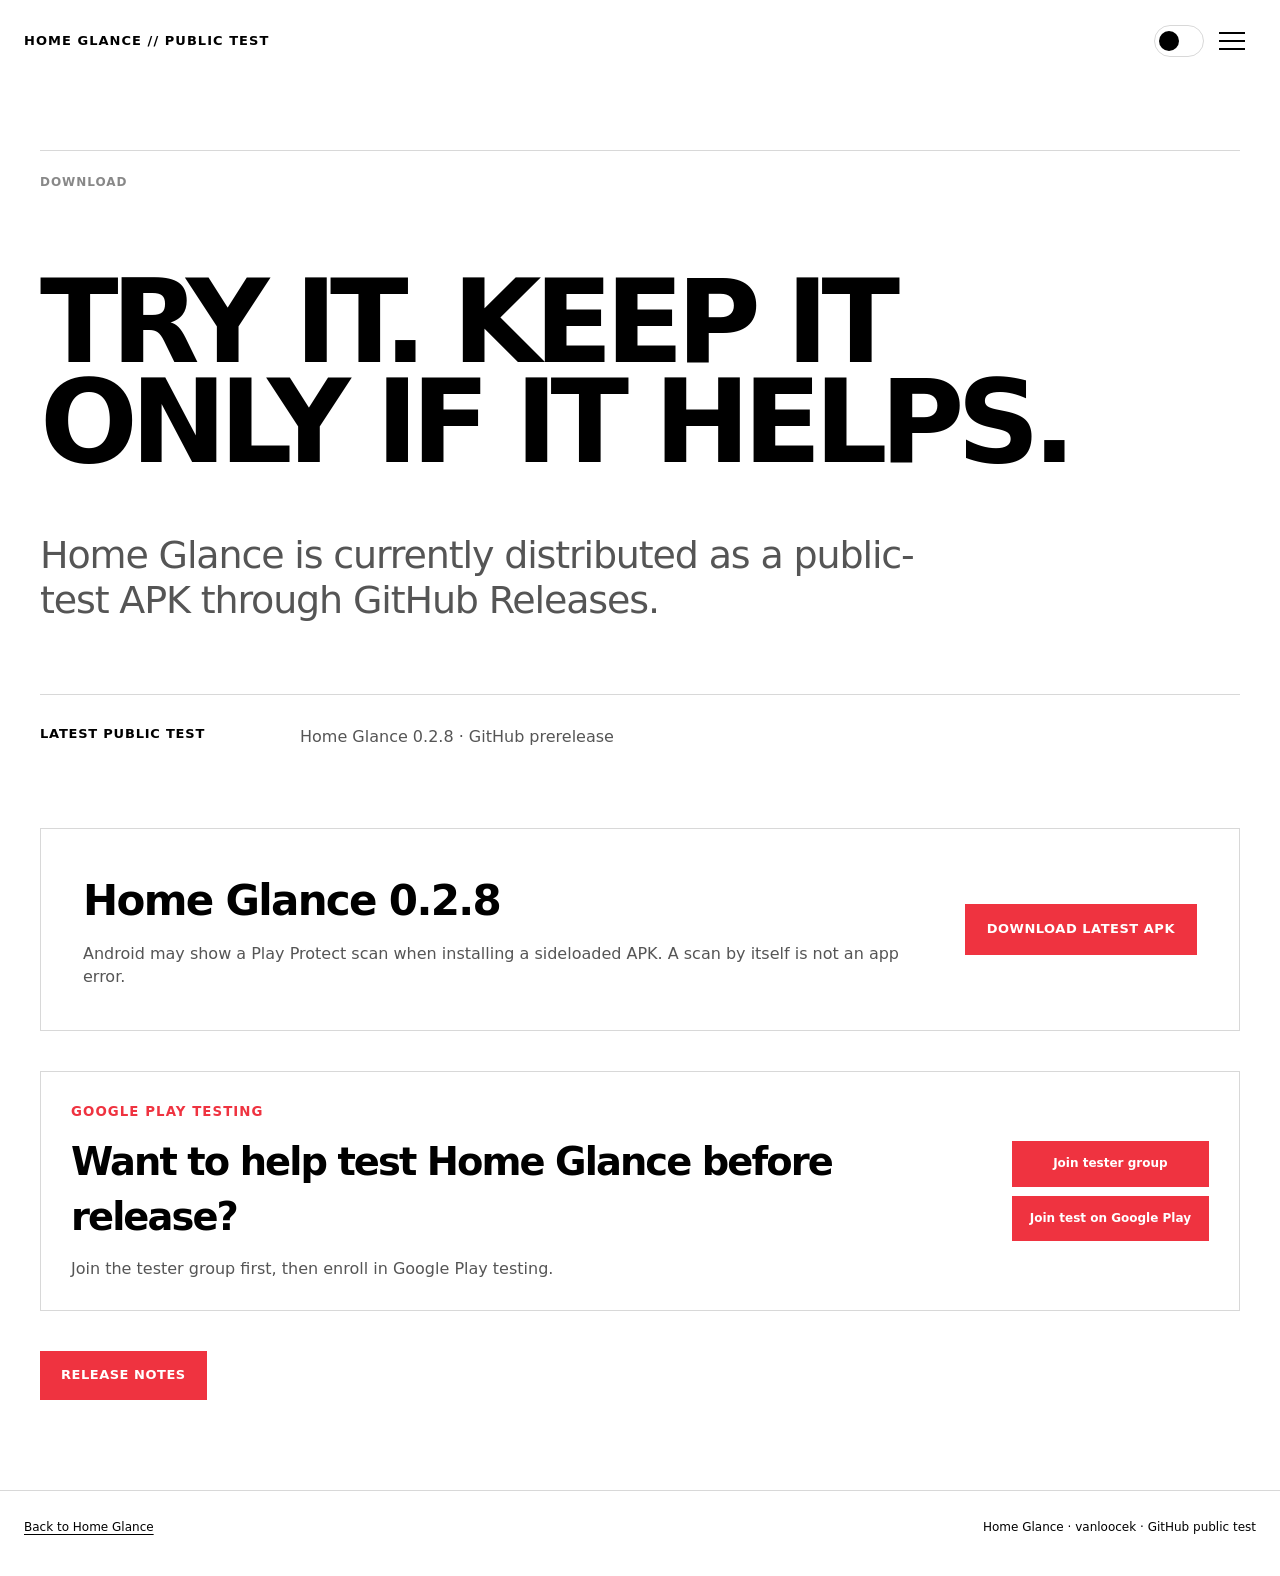
<file: download.html>
<!doctype html><html lang="en-US"><head><meta charset="utf-8"><meta name="viewport" content="width=device-width,initial-scale=1"><title>Download Home Glance</title><link rel="icon" href="assets/home-glance-icon.webp"><link rel="stylesheet" href="site.css"><script defer src="site.js"></script></head><body><main class="detail dark"><div class="wrap"><div class="detail-head"><span class="detail-kicker" data-i18n="download.k"></span></div><h1 data-i18n="download.title"></h1><p class="detail-lead" data-i18n="download.lead"></p><div class="version-card"><strong data-i18n="download.current"></strong><p>Home Glance <span data-release-version>0.2.8</span> · GitHub prerelease</p></div><div class="download-panel"><div><h2>Home Glance <span data-release-version>0.2.8</span></h2><p data-i18n="download.warning"></p></div><a class="download-button" data-latest-download href="https://github.com/vanloocek-collab/Home-Glance-Releases/releases/download/0.2.8/Home-Glance-v0.2.8.apk" data-i18n="download.direct"></a></div><div class="tester-callout tester-callout-download"><div class="tester-en"><div class="tester-kicker"><svg class="play-store-icon" viewBox="0 0 32 32" aria-hidden="true" focusable="false"><path fill="#00D2FF" d="M4 3v26l14-13z"/><path fill="#00E676" d="M4 3l20 11-6 2z"/><path fill="#FF3D00" d="M18 16l6-2 5 3-5 3z"/><path fill="#FFD600" d="M4 29l14-13 6 4z"/></svg><span class="tester-eyebrow">GOOGLE PLAY CLOSED TEST</span></div><h2>Want Home Glance on Google Play?</h2><p>Join the tester group now. Google requires at least 12 testers to stay enrolled for 14 days before public Play Store access can be requested.</p><div class="tester-goal"><span>GOAL</span><strong>12 TESTERS · 14 DAYS</strong></div><div class="tester-actions"><a class="tester-button" href="https://groups.google.com/g/home-glance-testers" target="_blank" rel="noopener">1. JOIN TESTER GROUP →</a><a class="tester-button tester-button-play" href="https://play.google.com/apps/testing/com.vanloocek.homeglance" target="_blank" rel="noopener">2. JOIN ON GOOGLE PLAY →</a></div><small>Join the tester group first, then use the Google Play opt-in page to enroll in the closed test.</small></div><div class="tester-pl"><div class="tester-kicker"><svg class="play-store-icon" viewBox="0 0 32 32" aria-hidden="true" focusable="false"><path fill="#00D2FF" d="M4 3v26l14-13z"/><path fill="#00E676" d="M4 3l20 11-6 2z"/><path fill="#FF3D00" d="M18 16l6-2 5 3-5 3z"/><path fill="#FFD600" d="M4 29l14-13 6 4z"/></svg><span class="tester-eyebrow">TEST ZAMKNIĘTY GOOGLE PLAY</span></div><h2>Chcesz Home Glance w Google Play?</h2><p>Dołącz do grupy testerów. Google wymaga co najmniej 12 testerów pozostających w teście przez 14 dni, zanim będzie można poprosić o publiczną publikację w Sklepie Play.</p><div class="tester-goal"><span>CEL</span><strong>12 TESTERÓW · 14 DNI</strong></div><div class="tester-actions"><a class="tester-button" href="https://groups.google.com/g/home-glance-testers" target="_blank" rel="noopener">1. DOŁĄCZ DO GRUPY →</a><a class="tester-button tester-button-play" href="https://play.google.com/apps/testing/com.vanloocek.homeglance" target="_blank" rel="noopener">2. DOŁĄCZ W GOOGLE PLAY →</a></div><small>Najpierw dołącz do grupy testerów, a potem użyj strony zapisu Google Play, aby dołączyć do testu zamkniętego.</small></div></div><div class="home-links"><a class="outline-link" href="version.html" data-i18n="download.notes"></a></div></div></main><footer class="footer"><div class="wrap"><a href="index.html" data-i18n="common.back"></a><span data-i18n="common.footer"></span></div></footer></body></html>
</file>
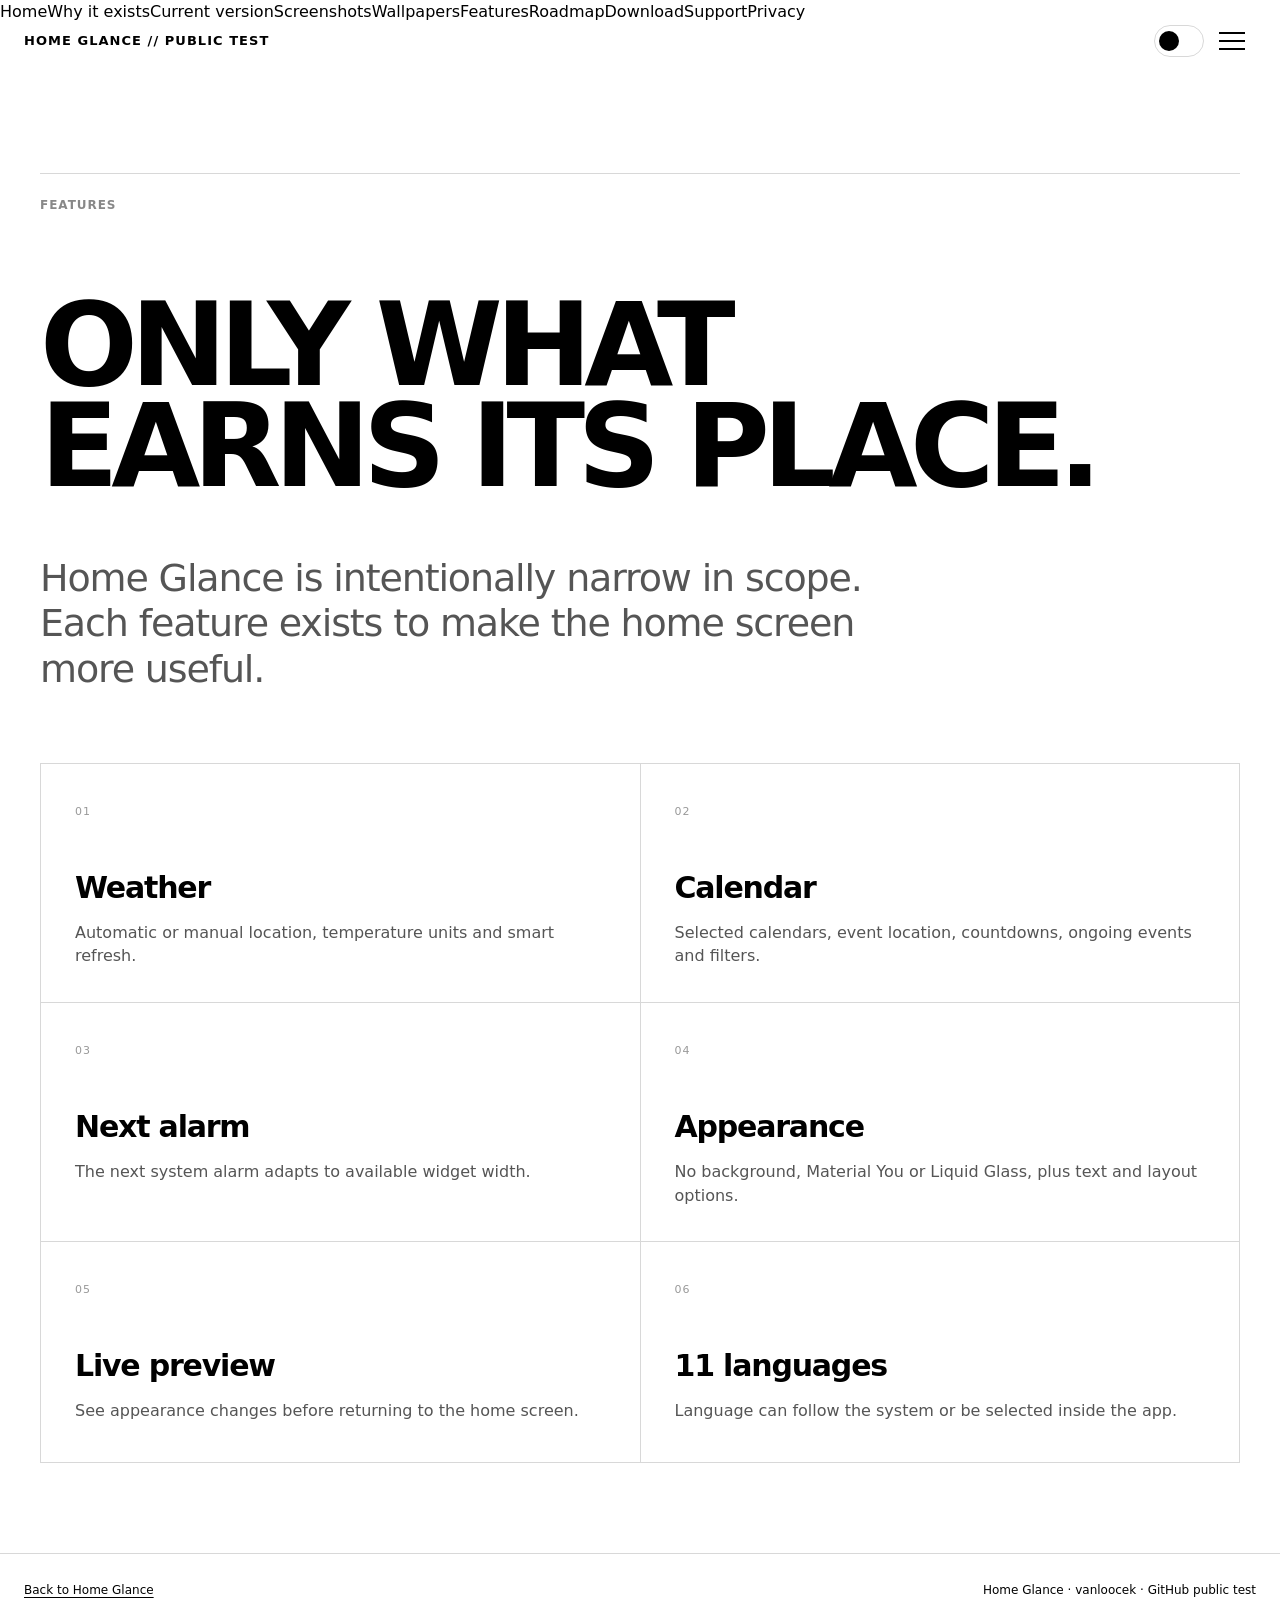
<file: features.html>
<!doctype html><html lang="en-US"><head><meta charset="utf-8"><meta name="viewport" content="width=device-width,initial-scale=1"><title>Home Glance features</title><link rel="icon" href="assets/home-glance-icon.webp"><link rel="stylesheet" href="site.css"><script defer src="site.js"></script></head><body><nav class="fallback-nav" aria-label="Primary navigation"><div class="fallback-nav-inner"><a href="index.html">Home</a><a href="story.html">Why it exists</a><a href="version.html">Current version</a><a href="screenshots.html">Screenshots</a><a href="wallpapers.html">Wallpapers</a><a href="features.html">Features</a><a href="roadmap.html">Roadmap</a><a href="download.html">Download</a><a href="support.html">Support</a><a href="privacy.html">Privacy</a></div></nav><main class="detail"><div class="wrap"><div class="detail-head"><span class="detail-kicker" data-i18n="features.k">FEATURES</span></div><h1 data-i18n="features.title">ONLY WHAT EARNS ITS PLACE.</h1><p class="detail-lead" data-i18n="features.lead">Home Glance is intentionally narrow in scope. Each feature exists to make the home screen more useful.</p><div class="detail-grid"><article class="info-block"><span class="num">01</span><h2 data-i18n="features.f1">Weather</h2><p data-i18n="features.f1d">Automatic or manual location, temperature units and smart refresh.</p></article><article class="info-block"><span class="num">02</span><h2 data-i18n="features.f2">Calendar</h2><p data-i18n="features.f2d">Selected calendars, event location, countdowns, ongoing events and filters.</p></article><article class="info-block"><span class="num">03</span><h2 data-i18n="features.f3">Next alarm</h2><p data-i18n="features.f3d">The next system alarm adapts to available widget width.</p></article><article class="info-block"><span class="num">04</span><h2 data-i18n="features.f4">Appearance</h2><p data-i18n="features.f4d">No background, Material You or Liquid Glass, plus text and layout options.</p></article><article class="info-block"><span class="num">05</span><h2 data-i18n="features.f5">Live preview</h2><p data-i18n="features.f5d">See appearance changes before returning to the home screen.</p></article><article class="info-block"><span class="num">06</span><h2 data-i18n="features.f6">11 languages</h2><p data-i18n="features.f6d">Language can follow the system or be selected inside the app.</p></article></div></div></main><footer class="footer"><div class="wrap"><a href="index.html" data-i18n="common.back">Back to Home Glance</a><span data-i18n="common.footer">Home Glance · vanloocek · GitHub public test</span></div></footer></body></html>
</file>
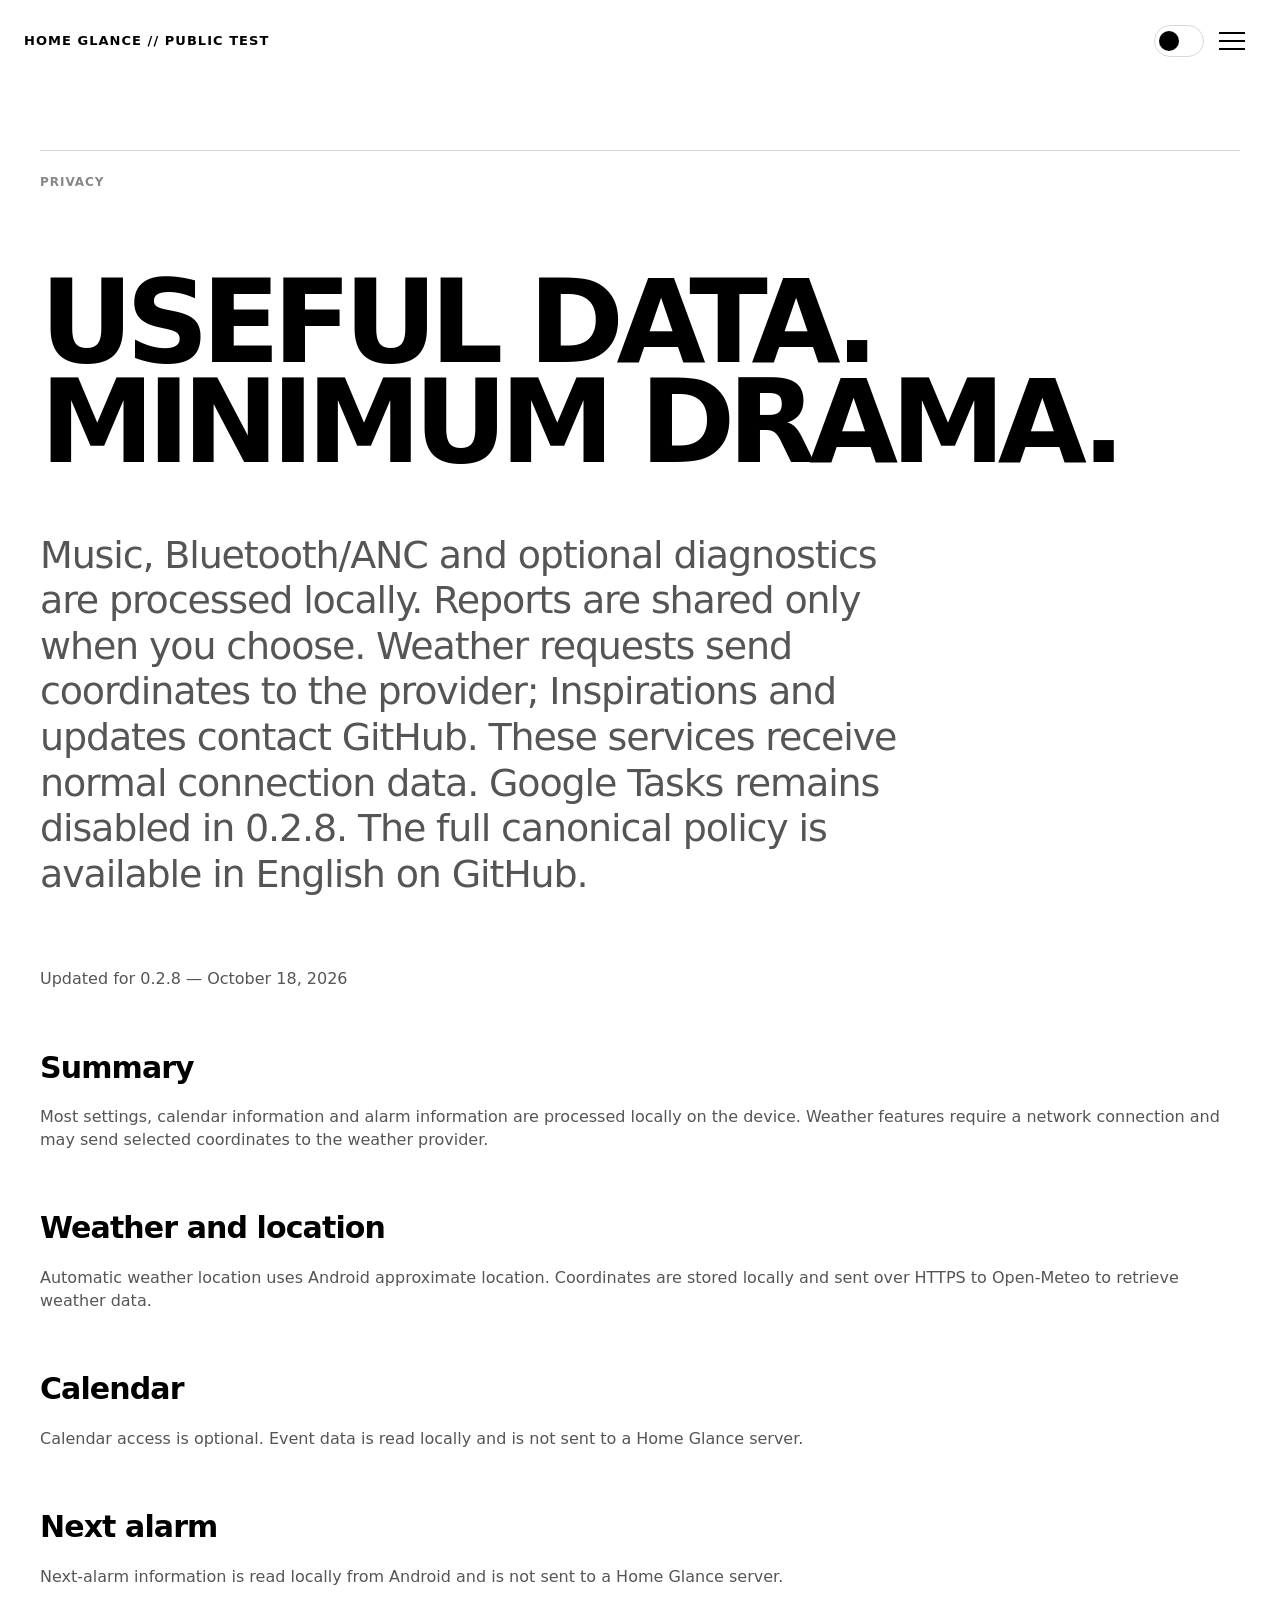
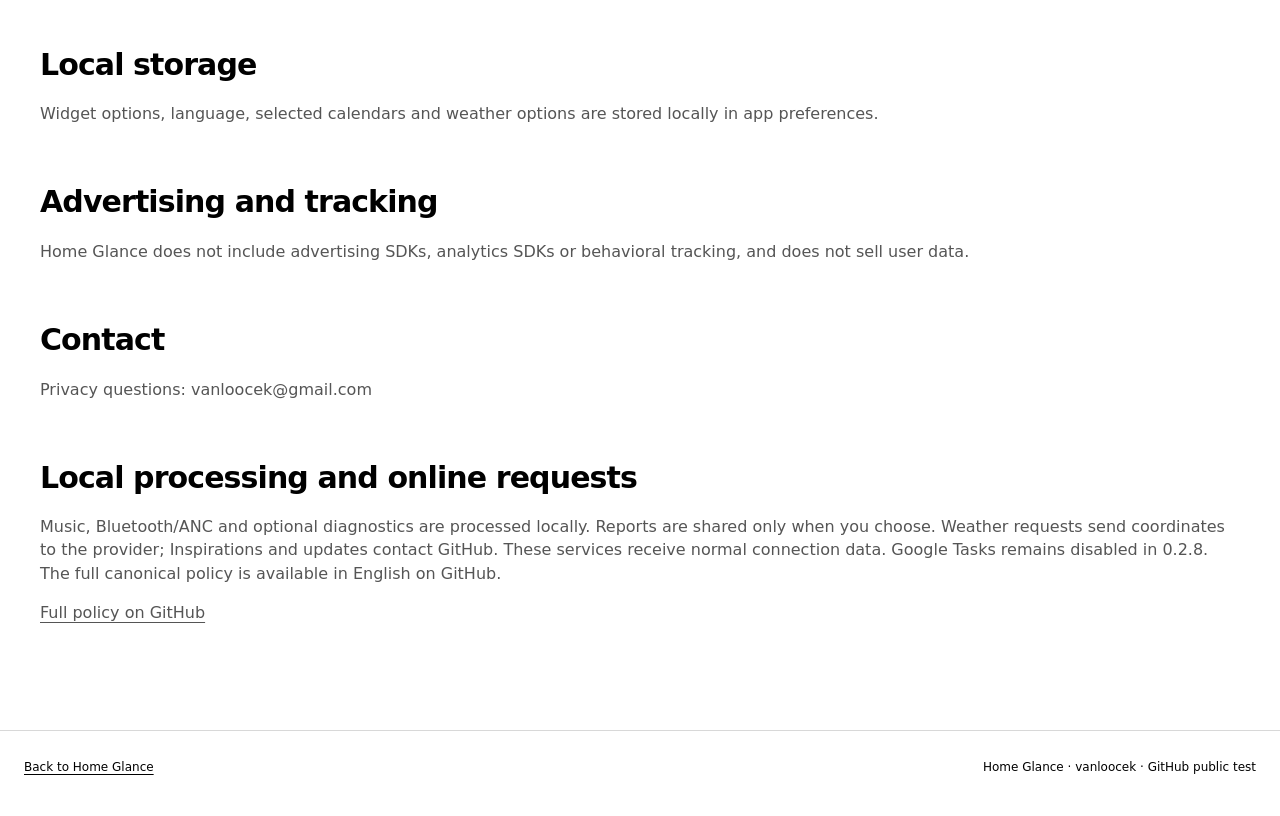
<file: privacy.htm>
<!doctype html>
<html lang="en">
<head>
  <meta charset="utf-8">
  <meta name="viewport" content="width=device-width,initial-scale=1">
  <title>Home Glance Privacy Policy — moved</title>
  <meta http-equiv="refresh" content="0; url=privacy.html">
  <link rel="canonical" href="https://vanloocek-collab.github.io/Home-Glance-Releases/privacy.html">
</head>
<body>
  <p>The Home Glance Privacy Policy has moved to <a href="privacy.html">privacy.html</a>.</p>
</body>
</html>
</file>
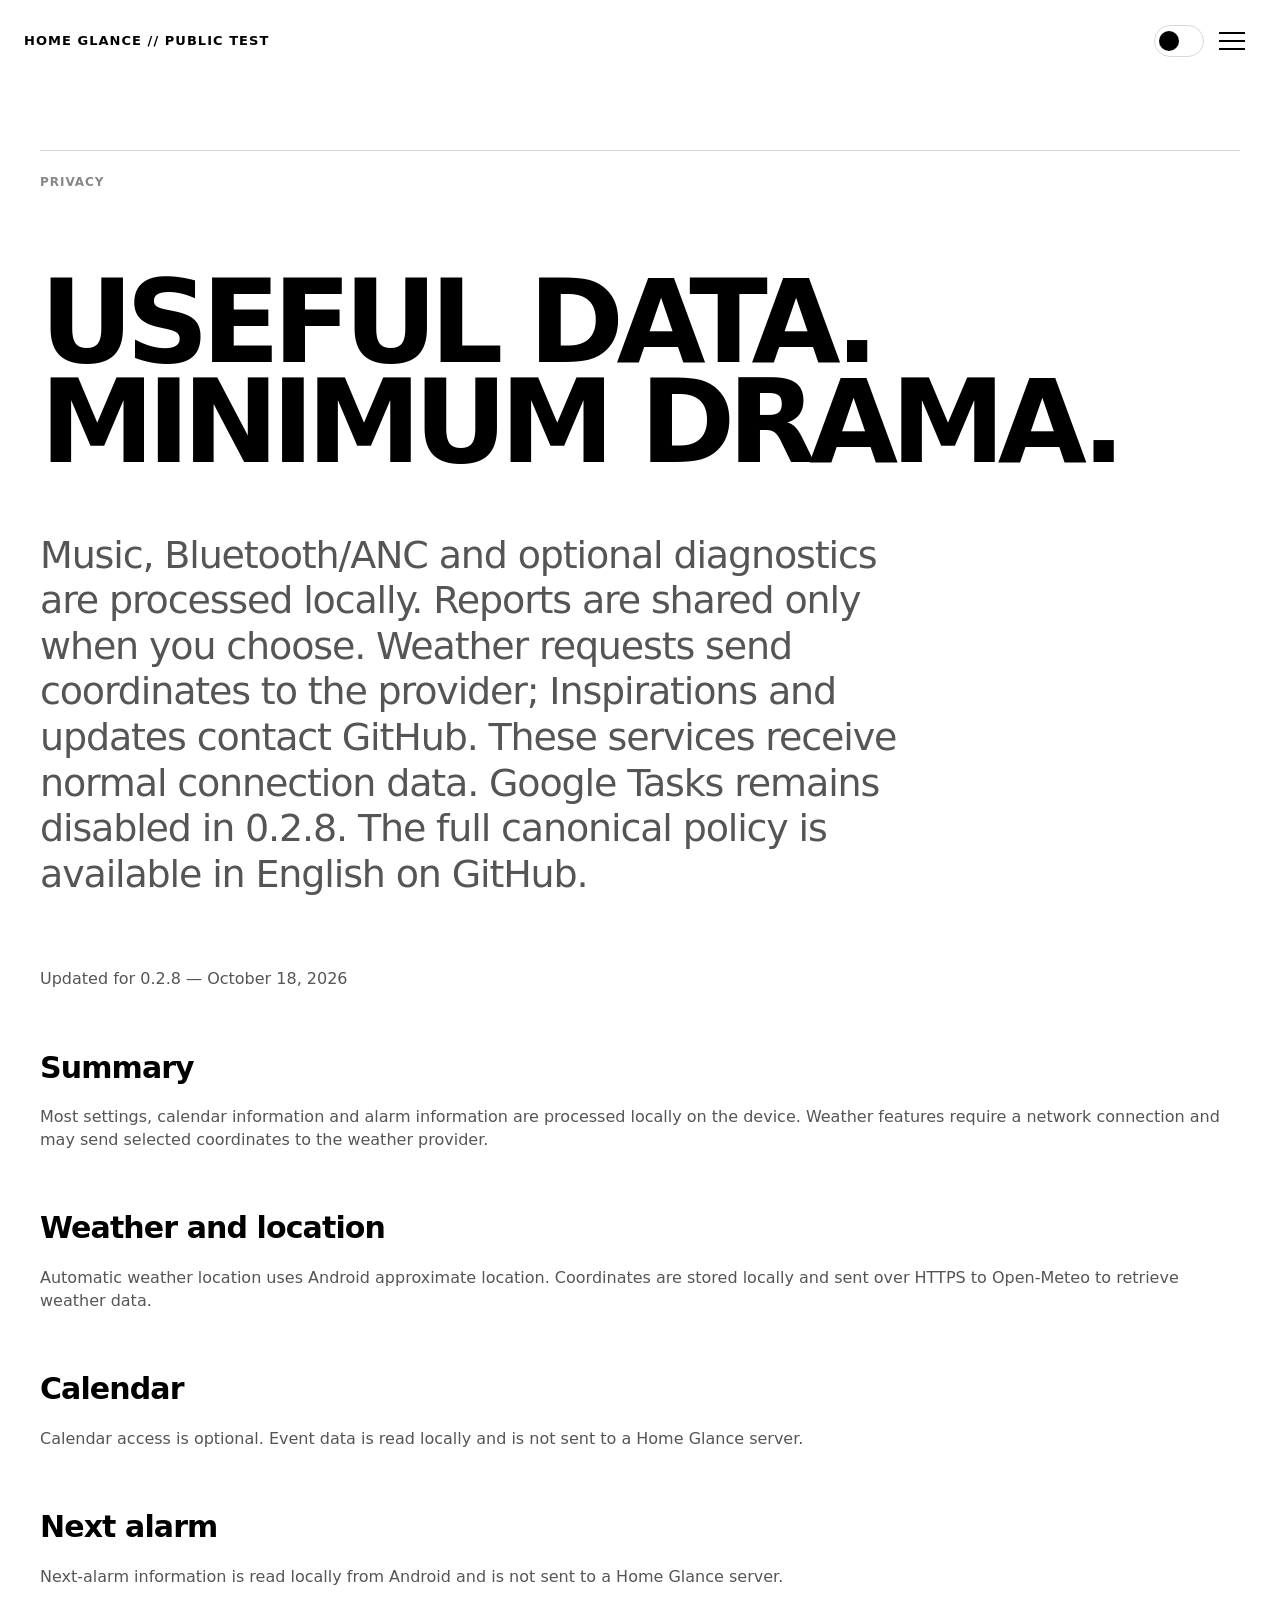
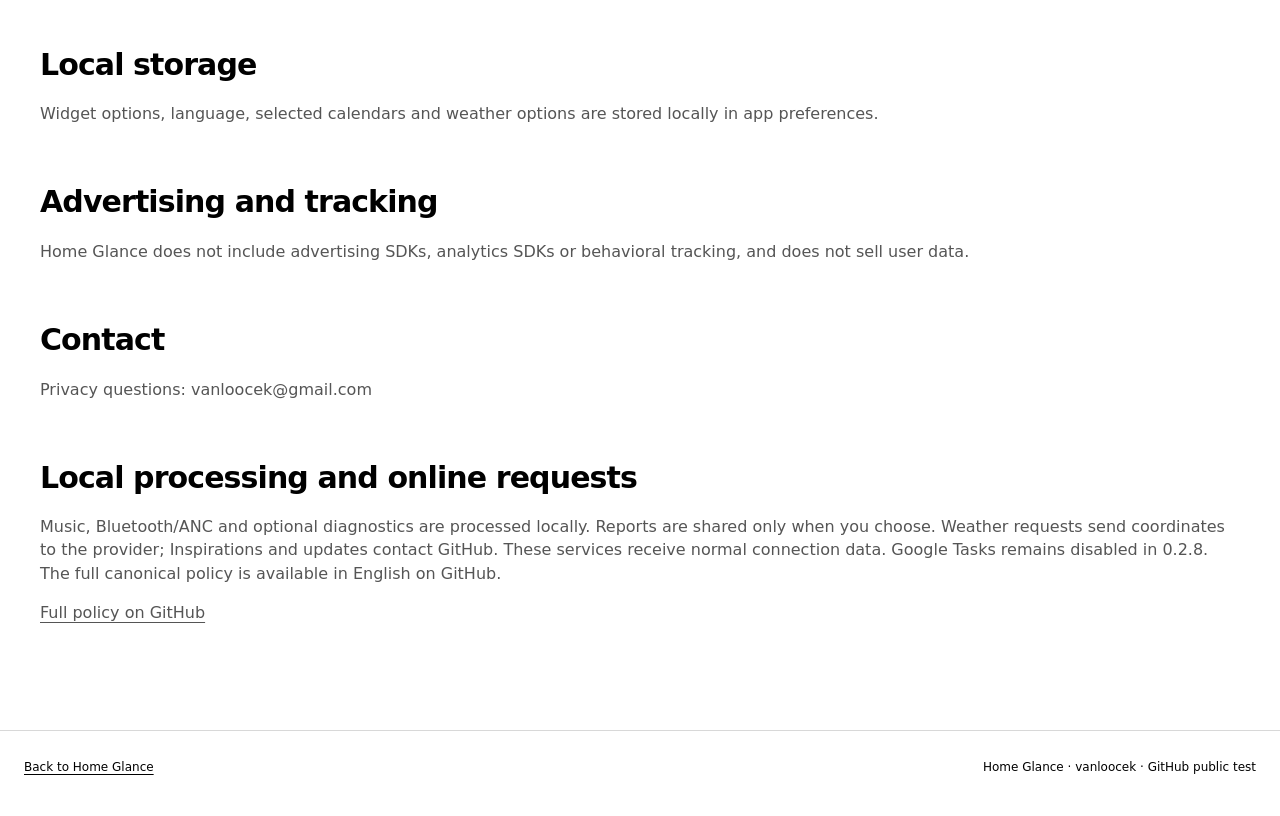
<file: privacy.html>
<!doctype html><html lang="en-US"><head><meta charset="utf-8"><meta name="viewport" content="width=device-width,initial-scale=1"><title>Home Glance privacy</title><link rel="icon" href="assets/home-glance-icon.webp"><link rel="stylesheet" href="site.css"><script defer src="site.js"></script></head><body><main class="detail"><div class="wrap policy"><div class="detail-head"><span class="detail-kicker" data-i18n="privacy.k"></span></div><h1 data-i18n="privacy.title"></h1><p class="detail-lead" data-i18n="privacy.lead"></p><p data-i18n="privacy.updated"></p><h2 data-i18n="privacy.summaryT"></h2><p data-i18n="privacy.summary"></p><h2 data-i18n="privacy.weatherT"></h2><p data-i18n="privacy.weather"></p><h2 data-i18n="privacy.calendarT"></h2><p data-i18n="privacy.calendar"></p><h2 data-i18n="privacy.alarmT"></h2><p data-i18n="privacy.alarm"></p><h2 data-i18n="privacy.storageT"></h2><p data-i18n="privacy.storage"></p><h2 data-i18n="privacy.trackingT"></h2><p data-i18n="privacy.tracking"></p><h2 data-i18n="privacy.contactT"></h2><p data-i18n="privacy.contact"></p><section><h2 data-i18n="release028.privacyTitle">Local processing and online requests</h2><p data-i18n="release028.privacy">Music, Bluetooth/ANC and optional diagnostics are processed locally. Reports are shared only when you choose. Weather requests send coordinates to the provider; Inspirations and updates contact GitHub. These services receive normal connection data. Google Tasks remains disabled in 0.2.8. The full canonical policy is available in English on GitHub.</p></section><p><a data-i18n="release028.policyLink" href="https://github.com/vanloocek-collab/Home-Glance-Releases/blob/main/PRIVACY.md">Full policy on GitHub</a></p></div></main><footer class="footer"><div class="wrap"><a href="index.html" data-i18n="common.back"></a><span data-i18n="common.footer"></span></div></footer></body></html>
</file>
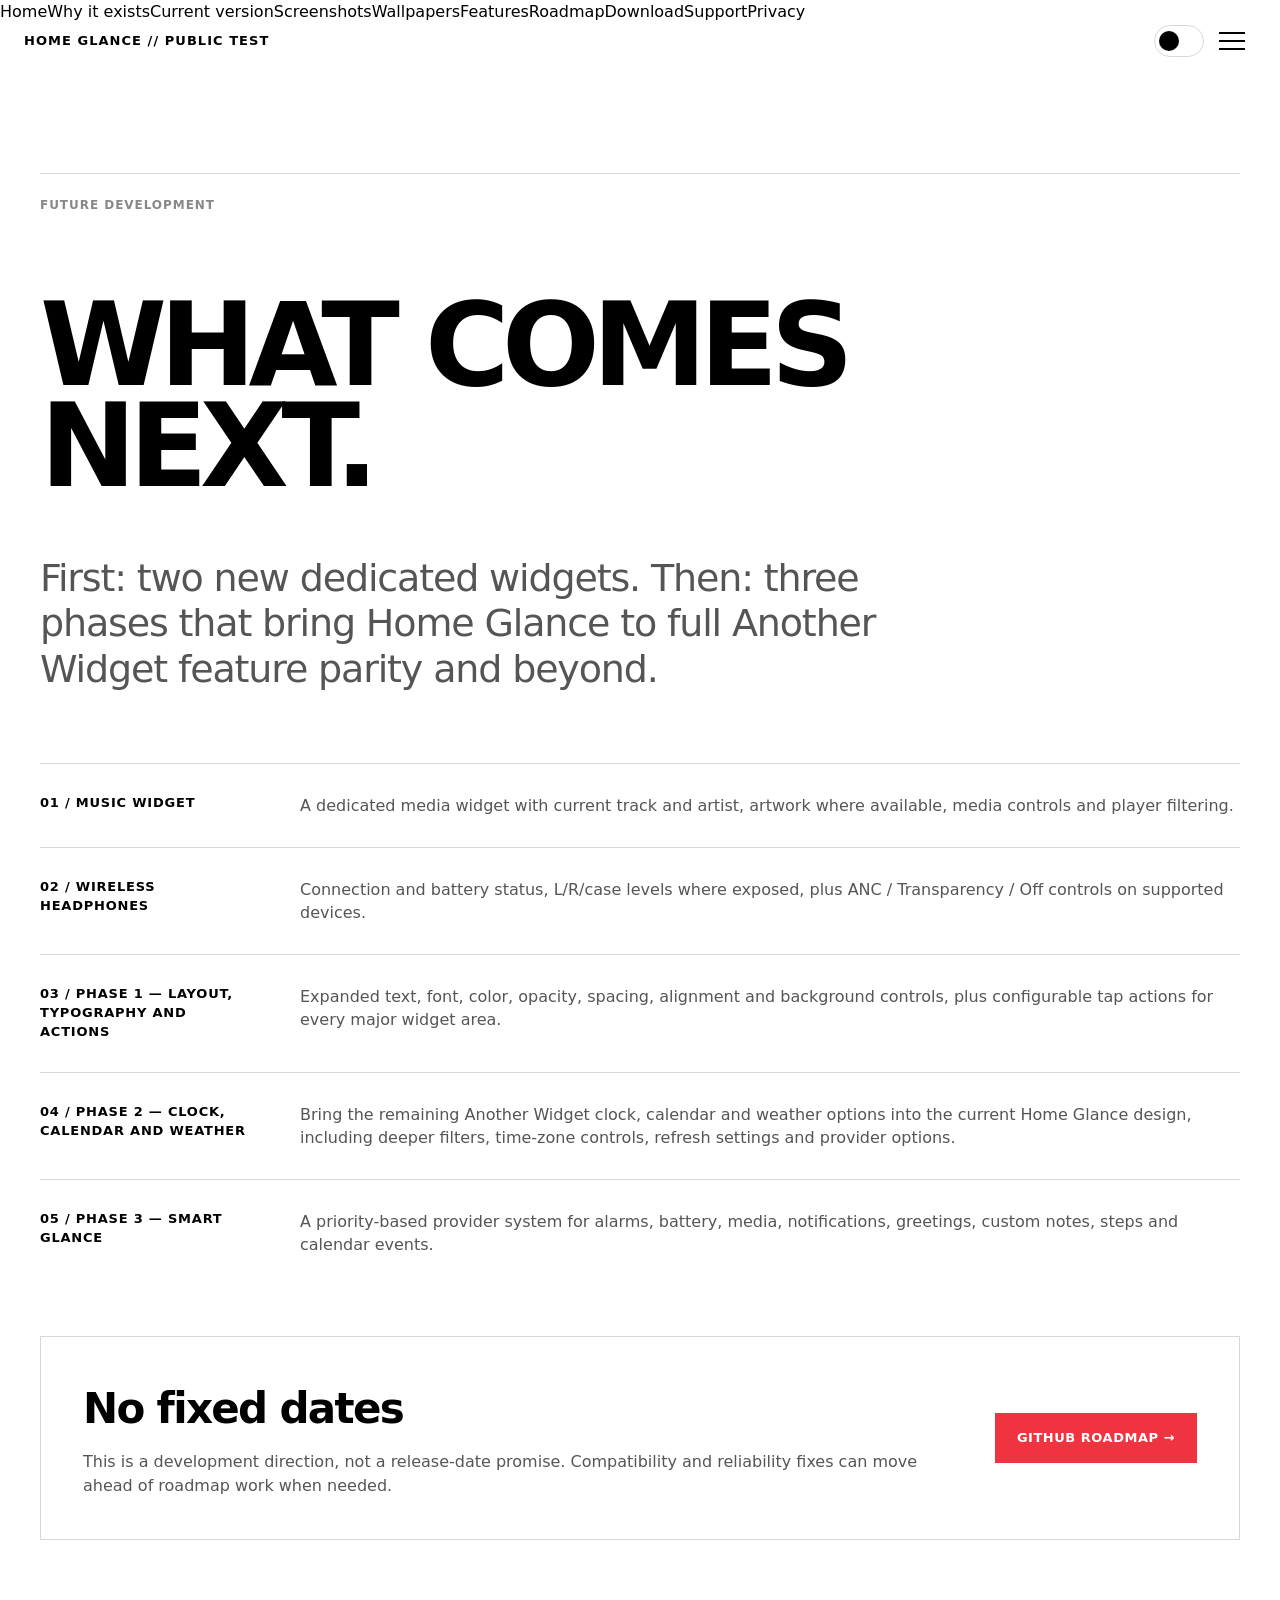
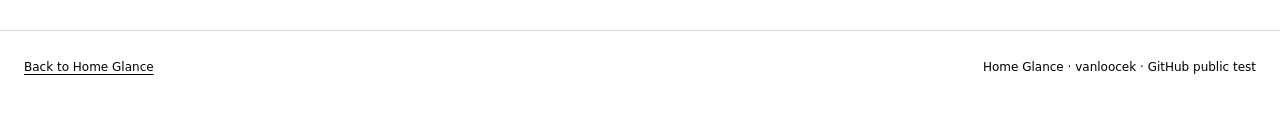
<file: roadmap.html>
<!doctype html><html lang="en-US"><head><meta charset="utf-8"><meta name="viewport" content="width=device-width,initial-scale=1"><title>Home Glance roadmap</title><meta name="description" content="Future development plans for Home Glance."><link rel="icon" href="assets/home-glance-icon.webp"><link rel="stylesheet" href="site.css"><script defer src="site.js"></script></head><body><nav class="fallback-nav" aria-label="Primary navigation"><div class="fallback-nav-inner"><a href="index.html">Home</a><a href="story.html">Why it exists</a><a href="version.html">Current version</a><a href="screenshots.html">Screenshots</a><a href="wallpapers.html">Wallpapers</a><a href="features.html">Features</a><a href="roadmap.html">Roadmap</a><a href="download.html">Download</a><a href="support.html">Support</a><a href="privacy.html">Privacy</a></div></nav><main class="detail"><div class="wrap"><div class="detail-head"><span class="detail-kicker" data-i18n="roadmap.k">FUTURE DEVELOPMENT</span></div><h1 data-i18n="roadmap.title">WHAT COMES NEXT.</h1><p class="detail-lead" data-i18n="roadmap.lead">First: two new dedicated widgets. Then: three phases that bring Home Glance to full Another Widget feature parity and beyond.</p>

<section class="version-card"><strong data-i18n="roadmap.p1t">01 / Music widget</strong><p data-i18n="roadmap.p1">A dedicated media widget with current track and artist, artwork where available, media controls and player filtering.</p></section>
<section class="version-card"><strong data-i18n="roadmap.p2t">02 / Wireless headphones</strong><p data-i18n="roadmap.p2">Connection and battery status, L/R/case levels where exposed, plus ANC / Transparency / Off controls on supported devices.</p></section>
<section class="version-card"><strong data-i18n="roadmap.p3t">03 / Phase 1 — Layout, typography and actions</strong><p data-i18n="roadmap.p3">Expanded text, font, color, opacity, spacing, alignment and background controls, plus configurable tap actions for every major widget area.</p></section>
<section class="version-card"><strong data-i18n="roadmap.p4t">04 / Phase 2 — Clock, calendar and weather</strong><p data-i18n="roadmap.p4">Bring the remaining Another Widget clock, calendar and weather options into the current Home Glance design, including deeper filters, time-zone controls, refresh settings and provider options.</p></section>
<section class="version-card"><strong data-i18n="roadmap.p5t">05 / Phase 3 — Smart Glance</strong><p data-i18n="roadmap.p5">A priority-based provider system for alarms, battery, media, notifications, greetings, custom notes, steps and calendar events.</p></section>

<div class="download-panel"><div><h2 data-i18n="roadmap.noteT">No fixed dates</h2><p data-i18n="roadmap.note">This is a development direction, not a release-date promise. Compatibility and reliability fixes can move ahead of roadmap work when needed.</p></div><a class="download-button" href="https://github.com/vanloocek-collab/Home-Glance-Releases/blob/main/docs/ROADMAP.md">GitHub roadmap →</a></div>
</div></main><footer class="footer"><div class="wrap"><a href="index.html" data-i18n="common.back">Back to Home Glance</a><span data-i18n="common.footer">Home Glance · vanloocek · GitHub public test</span></div></footer></body></html>
</file>
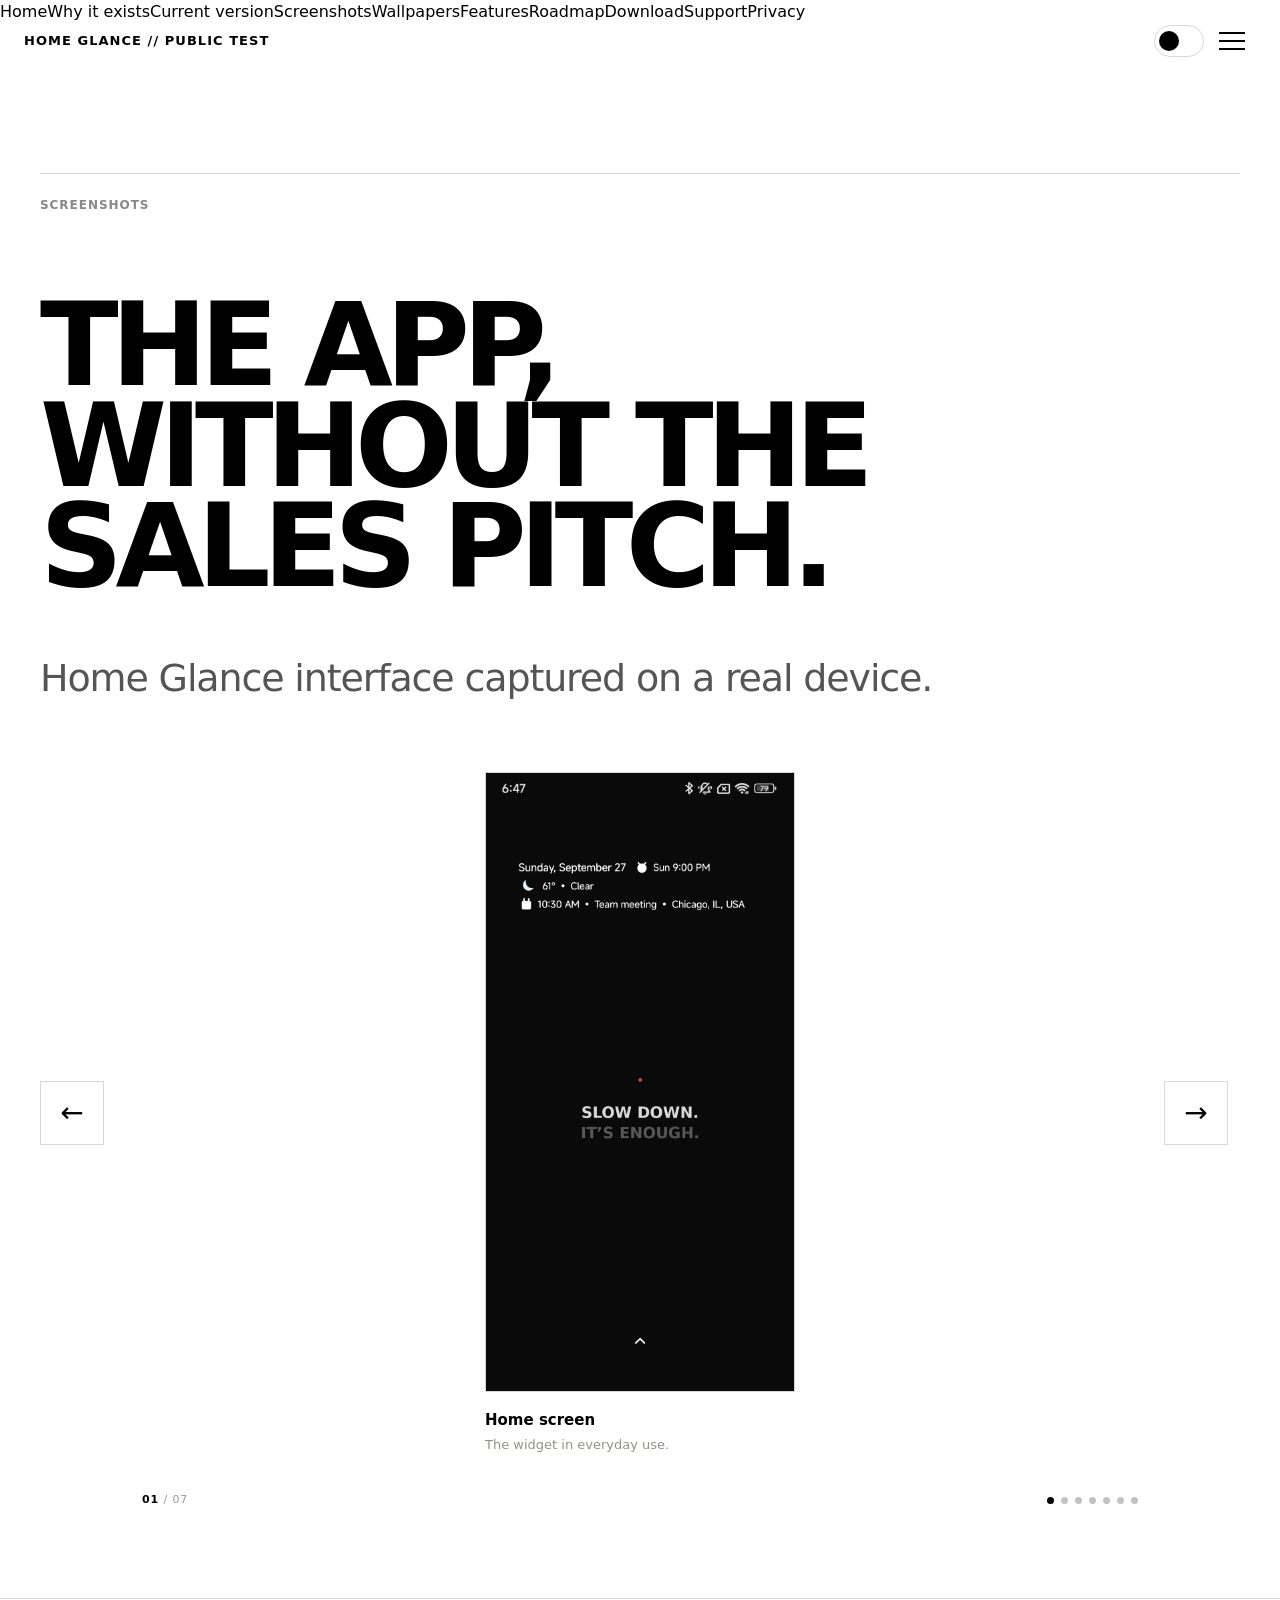
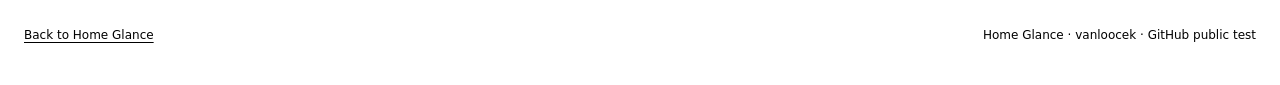
<file: screenshots.html>
<!doctype html><html lang="en-US"><head><meta charset="utf-8"><meta name="viewport" content="width=device-width,initial-scale=1"><title>Home Glance screenshots</title><link rel="icon" href="assets/home-glance-icon.webp"><link rel="stylesheet" href="site.css"><script defer src="site.js"></script></head><body><nav class="fallback-nav" aria-label="Primary navigation"><div class="fallback-nav-inner"><a href="index.html">Home</a><a href="story.html">Why it exists</a><a href="version.html">Current version</a><a href="screenshots.html">Screenshots</a><a href="wallpapers.html">Wallpapers</a><a href="features.html">Features</a><a href="roadmap.html">Roadmap</a><a href="download.html">Download</a><a href="support.html">Support</a><a href="privacy.html">Privacy</a></div></nav><main class="detail"><div class="wrap"><div class="detail-head"><span class="detail-kicker" data-i18n="screens.k">SCREENSHOTS</span></div><h1 data-i18n="screens.title">THE APP, WITHOUT THE SALES PITCH.</h1><p class="detail-lead gallery-intro" data-i18n="screens.lead">Home Glance interface captured on a real device.</p>

<section class="shot-carousel" data-shot-carousel tabindex="0" aria-label="Home Glance screenshots" data-i18n-aria-label="screens.region">
  <button class="carousel-arrow" type="button" data-carousel-prev aria-label="Previous screenshot" data-i18n-aria-label="screens.prev">←</button>
  <div class="carousel-viewport">
    <div class="carousel-track" data-carousel-track>
      <figure class="carousel-slide"><div class="carousel-phone"><img src="screenshots/2026-09-27-slow-down-minimal.webp" alt="Home Glance widget on Slow Down wallpaper" data-i18n-alt="screens.s1alt"></div><figcaption><strong data-i18n="screens.s1">Home screen</strong><span data-i18n="screens.s1d">The widget in everyday use.</span></figcaption></figure>
      <figure class="carousel-slide"><div class="carousel-phone"><img src="screenshots/home-glance-home.jpg" alt="Home Glance app home screen" data-i18n-alt="screens.s2alt"></div><figcaption><strong data-i18n="screens.s2">Home</strong><span data-i18n="screens.s2d">Soft Pixel main screen.</span></figcaption></figure>
      <figure class="carousel-slide"><div class="carousel-phone"><img src="screenshots/home-glance-appearance.jpg" alt="Home Glance appearance settings" data-i18n-alt="screens.s6alt"></div><figcaption><strong data-i18n="screens.s6">Appearance</strong><span data-i18n="screens.s6d">Background and alarm behavior.</span></figcaption></figure>
      <figure class="carousel-slide"><div class="carousel-phone"><img src="screenshots/home-glance-weather-location.jpg" alt="Home Glance weather settings" data-i18n-alt="screens.s4alt"></div><figcaption><strong data-i18n="screens.s4">Weather</strong><span data-i18n="screens.s4d">Location, units and refresh.</span></figcaption></figure>
      <figure class="carousel-slide"><div class="carousel-phone"><img src="screenshots/home-glance-weather-smart.jpg" alt="Home Glance smart weather settings" data-i18n-alt="screens.s10alt"></div><figcaption><strong data-i18n="screens.s10">Smart weather</strong><span data-i18n="screens.s10d">Refresh behavior and weather details.</span></figcaption></figure>
      <figure class="carousel-slide"><div class="carousel-phone"><img src="screenshots/home-glance-calendar.jpg" alt="Home Glance calendar settings" data-i18n-alt="screens.s5alt"></div><figcaption><strong data-i18n="screens.s5">Calendar</strong><span data-i18n="screens.s5d">Event information and handling.</span></figcaption></figure>
      <figure class="carousel-slide"><div class="carousel-phone"><img src="screenshots/home-glance-languages.jpg" alt="Home Glance language settings" data-i18n-alt="screens.s7alt"></div><figcaption><strong data-i18n="screens.s7">Languages</strong><span data-i18n="screens.s7d">Built-in language selection.</span></figcaption></figure>
    </div>
  </div>
  <button class="carousel-arrow" type="button" data-carousel-next aria-label="Next screenshot" data-i18n-aria-label="screens.next">→</button>
  <div class="carousel-footer">
    <div class="carousel-counter"><b data-carousel-current>01</b> / <span data-carousel-total>07</span></div>
    <div class="carousel-dots" data-carousel-dots role="group" aria-label="Choose screenshot" data-i18n-aria-label="screens.dots"></div>
  </div>
</section>

</div></main><footer class="footer"><div class="wrap"><a href="index.html" data-i18n="common.back">Back to Home Glance</a><span data-i18n="common.footer">Home Glance · vanloocek · GitHub public test</span></div></footer></body></html>
</file>
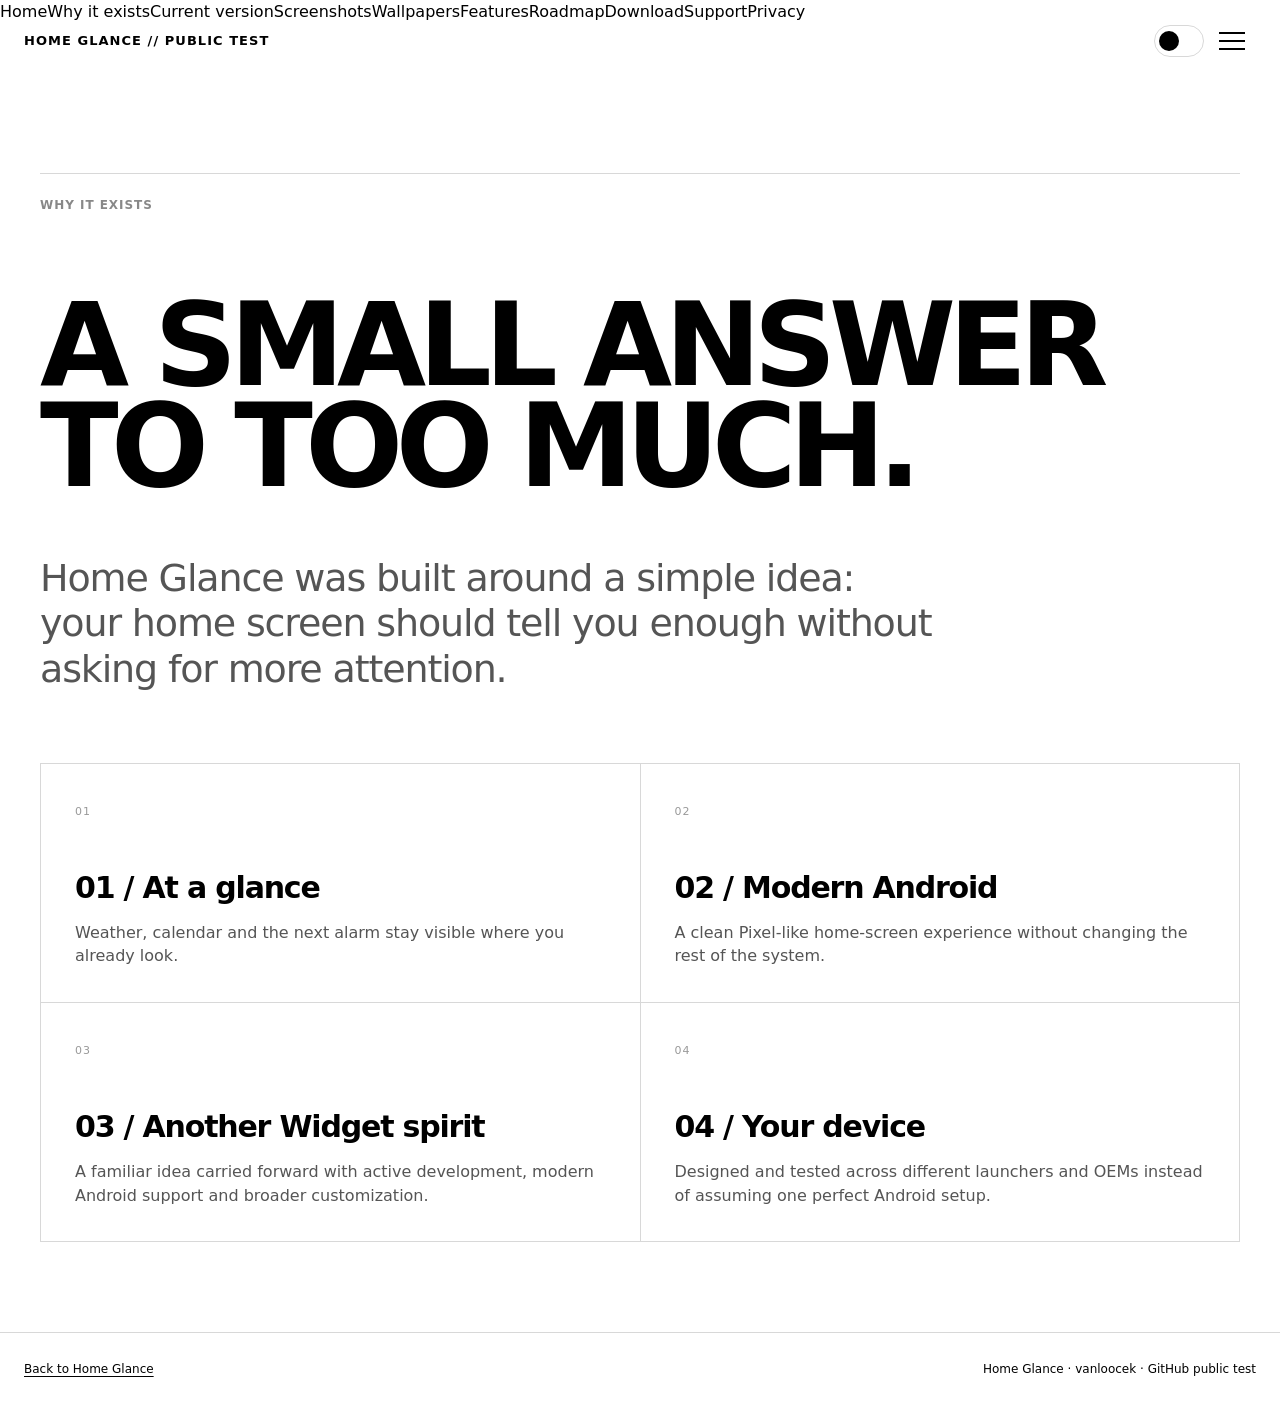
<file: story.html>
<!doctype html><html lang="en-US"><head><meta charset="utf-8"><meta name="viewport" content="width=device-width,initial-scale=1"><title>Why Home Glance</title><link rel="icon" href="assets/home-glance-icon.webp"><link rel="stylesheet" href="site.css"><script defer src="site.js"></script></head><body><nav class="fallback-nav" aria-label="Primary navigation"><div class="fallback-nav-inner"><a href="index.html">Home</a><a href="story.html">Why it exists</a><a href="version.html">Current version</a><a href="screenshots.html">Screenshots</a><a href="wallpapers.html">Wallpapers</a><a href="features.html">Features</a><a href="roadmap.html">Roadmap</a><a href="download.html">Download</a><a href="support.html">Support</a><a href="privacy.html">Privacy</a></div></nav><main class="detail"><div class="wrap"><div class="detail-head"><span class="detail-kicker" data-i18n="story.k">WHY IT EXISTS</span></div><h1 data-i18n="story.title">A SMALL ANSWER TO TOO MUCH.</h1><p class="detail-lead" data-i18n="story.lead">Home Glance was built around a simple idea: your home screen should tell you enough without asking for more attention.</p><div class="detail-grid"><article class="info-block"><span class="num">01</span><h2 data-i18n="story.b1t">01 / At a glance</h2><p data-i18n="story.b1">Weather, calendar and the next alarm stay visible where you already look.</p></article><article class="info-block"><span class="num">02</span><h2 data-i18n="story.b2t">02 / Modern Android</h2><p data-i18n="story.b2">A clean Pixel-like home-screen experience without changing the rest of the system.</p></article><article class="info-block"><span class="num">03</span><h2 data-i18n="story.b3t">03 / Another Widget spirit</h2><p data-i18n="story.b3">A familiar idea carried forward with active development, modern Android support and broader customization.</p></article><article class="info-block"><span class="num">04</span><h2 data-i18n="story.b4t">04 / Your device</h2><p data-i18n="story.b4">Designed and tested across different launchers and OEMs instead of assuming one perfect Android setup.</p></article></div></div></main><footer class="footer"><div class="wrap"><a href="index.html" data-i18n="common.back">Back to Home Glance</a><span data-i18n="common.footer">Home Glance · vanloocek · GitHub public test</span></div></footer></body></html>
</file>
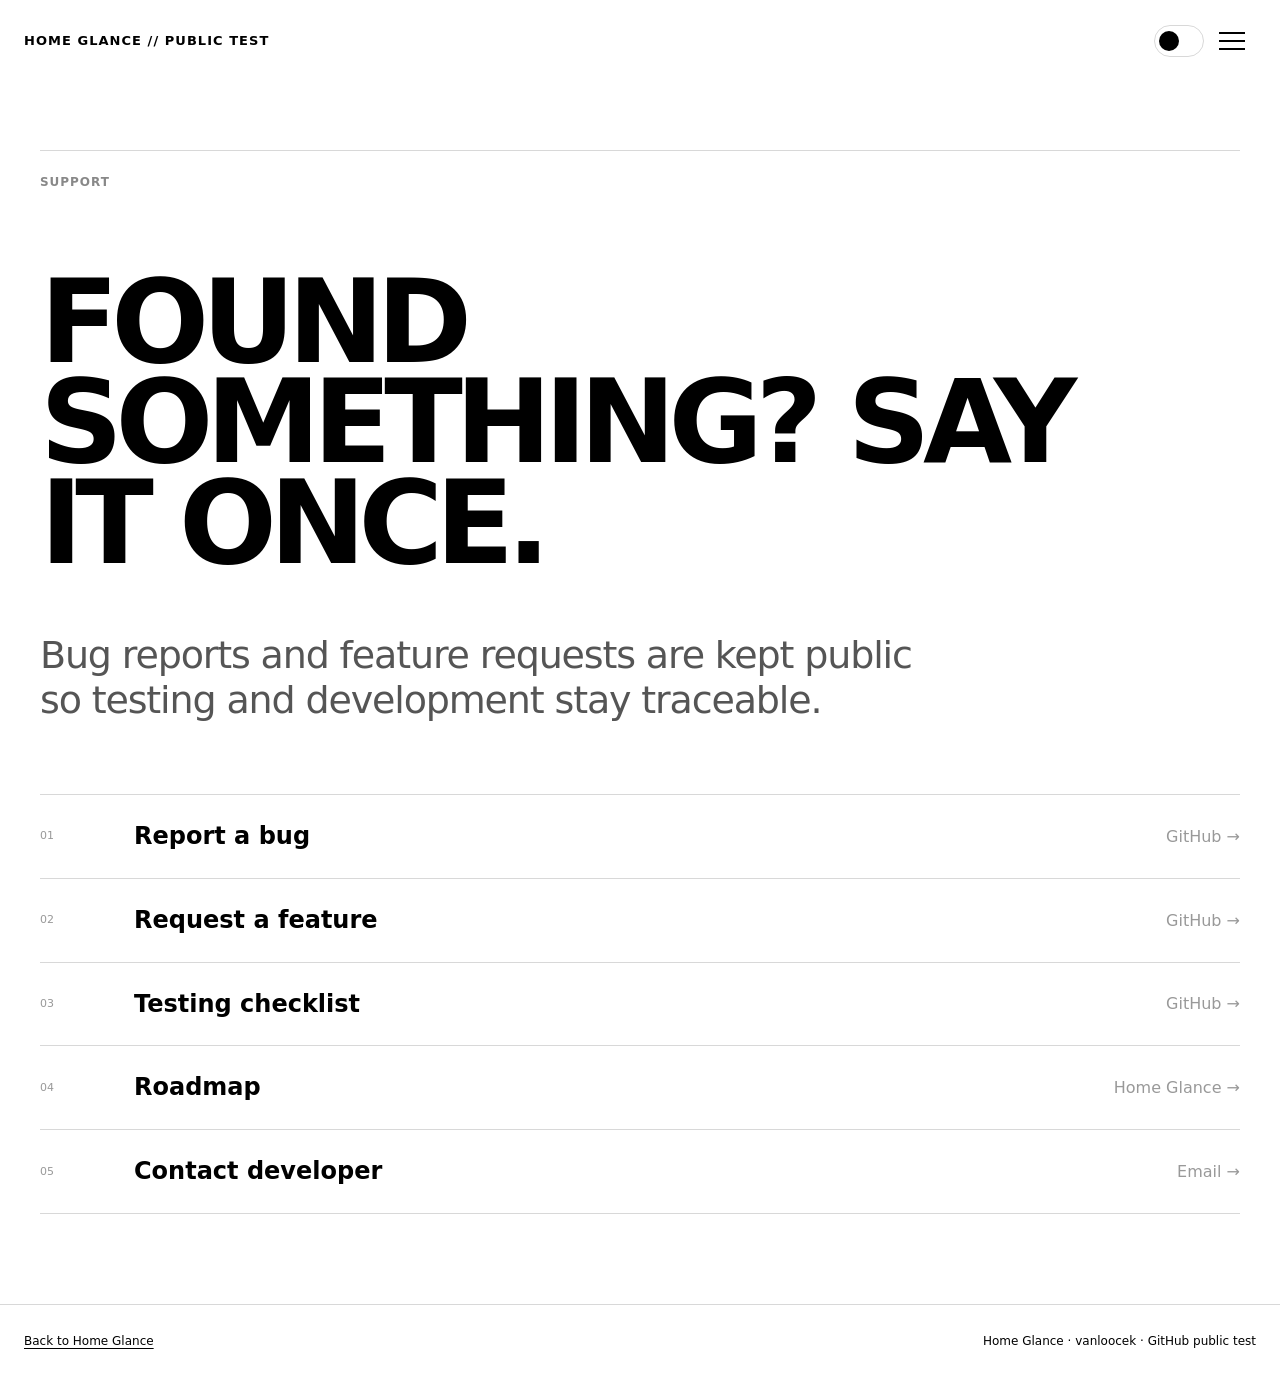
<file: support.html>
<!doctype html><html lang="en-US"><head><meta charset="utf-8"><meta name="viewport" content="width=device-width,initial-scale=1"><title>Home Glance support</title><link rel="icon" href="assets/home-glance-icon.webp"><link rel="stylesheet" href="site.css"><script defer src="site.js"></script></head><body><main class="detail"><div class="wrap"><div class="detail-head"><span class="detail-kicker" data-i18n="support.k"></span></div><h1 data-i18n="support.title"></h1><p class="detail-lead" data-i18n="support.lead"></p><div class="support-list"><a class="support-link" href="https://github.com/vanloocek-collab/Home-Glance-Releases/issues/new?template=bug_report.md"><span class="n">01</span><strong data-i18n="support.issues"></strong><span>GitHub →</span></a><a class="support-link" href="https://github.com/vanloocek-collab/Home-Glance-Releases/issues/new?template=feature_request.md"><span class="n">02</span><strong data-i18n="support.feature"></strong><span>GitHub →</span></a><a class="support-link" href="https://github.com/vanloocek-collab/Home-Glance-Releases/blob/main/docs/TESTING.md"><span class="n">03</span><strong data-i18n="support.testing"></strong><span>GitHub →</span></a><a class="support-link" href="roadmap.html"><span class="n">04</span><strong data-i18n="support.roadmap"></strong><span>Home Glance →</span></a><a class="support-link" href="mailto:vanloocek@gmail.com"><span class="n">05</span><strong data-i18n="support.email"></strong><span>Email →</span></a></div></div></main><footer class="footer"><div class="wrap"><a href="index.html" data-i18n="common.back"></a><span data-i18n="common.footer"></span></div></footer></body></html>
</file>
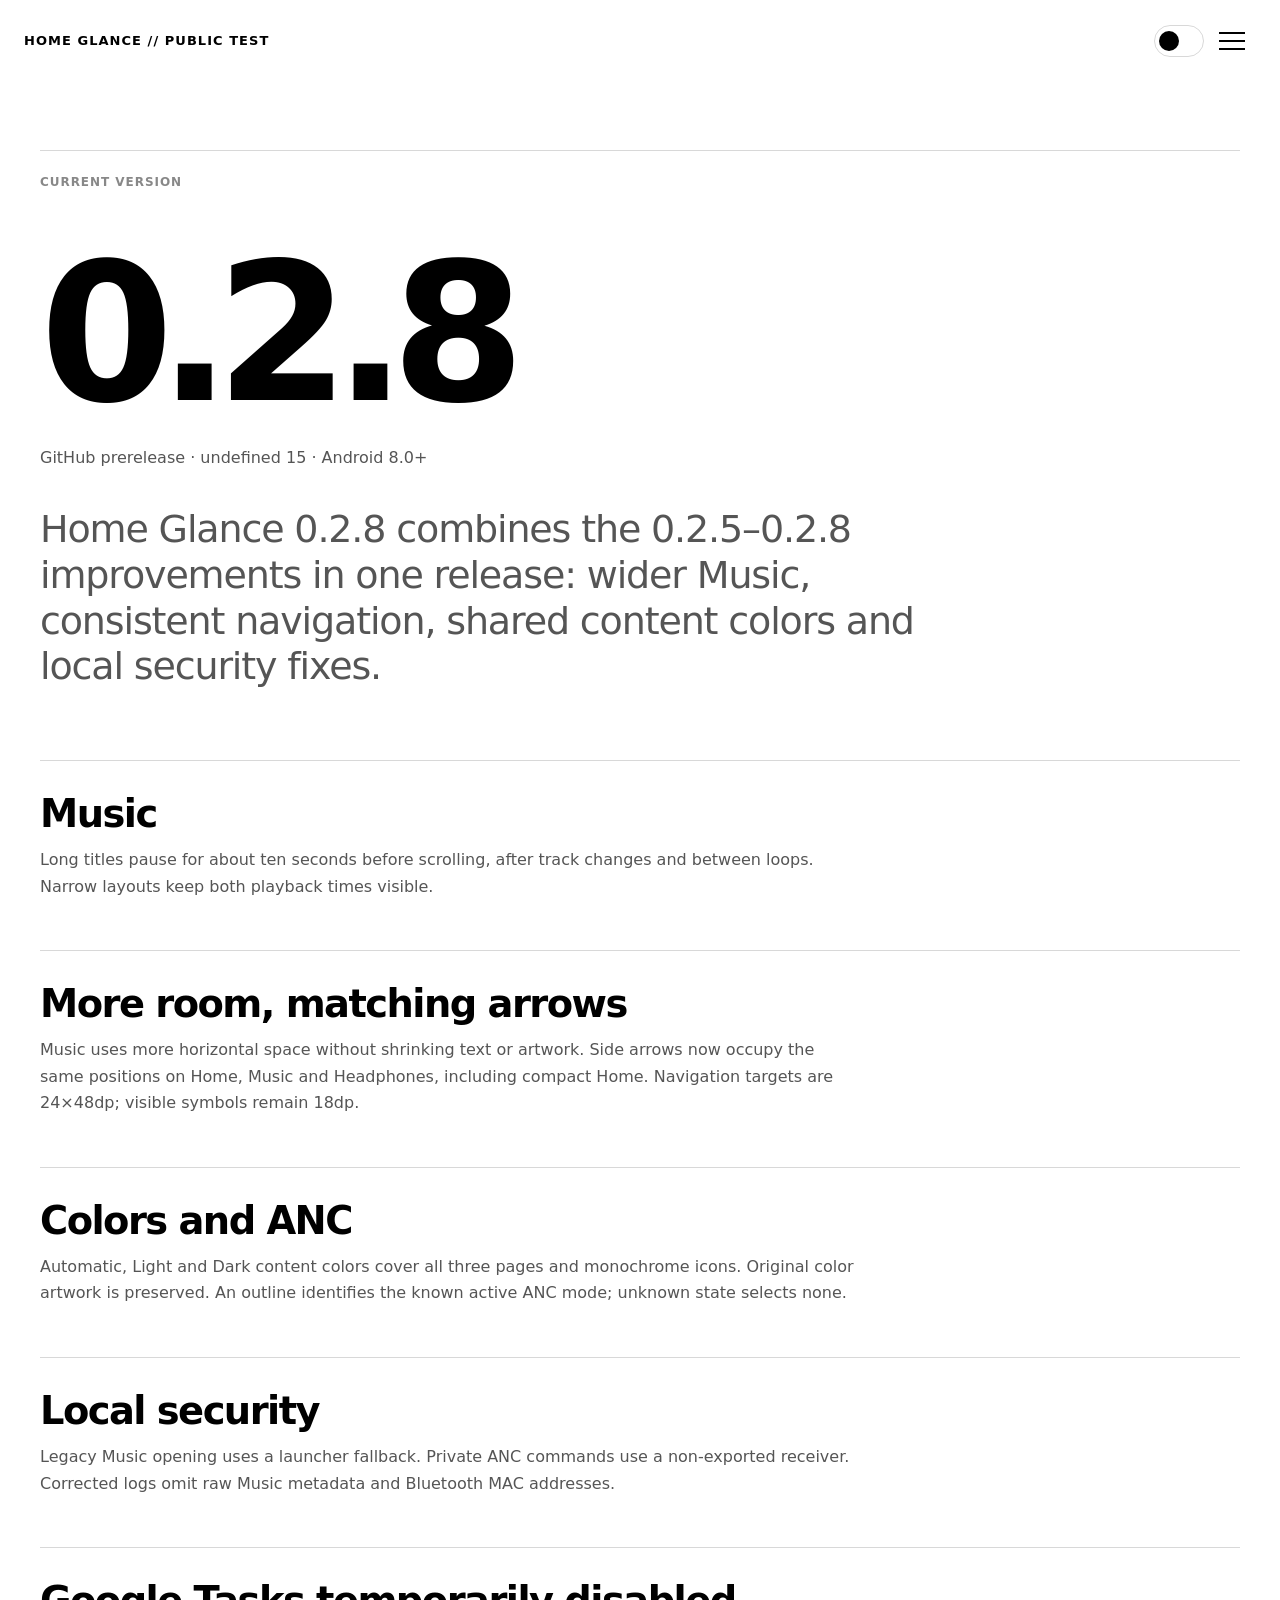
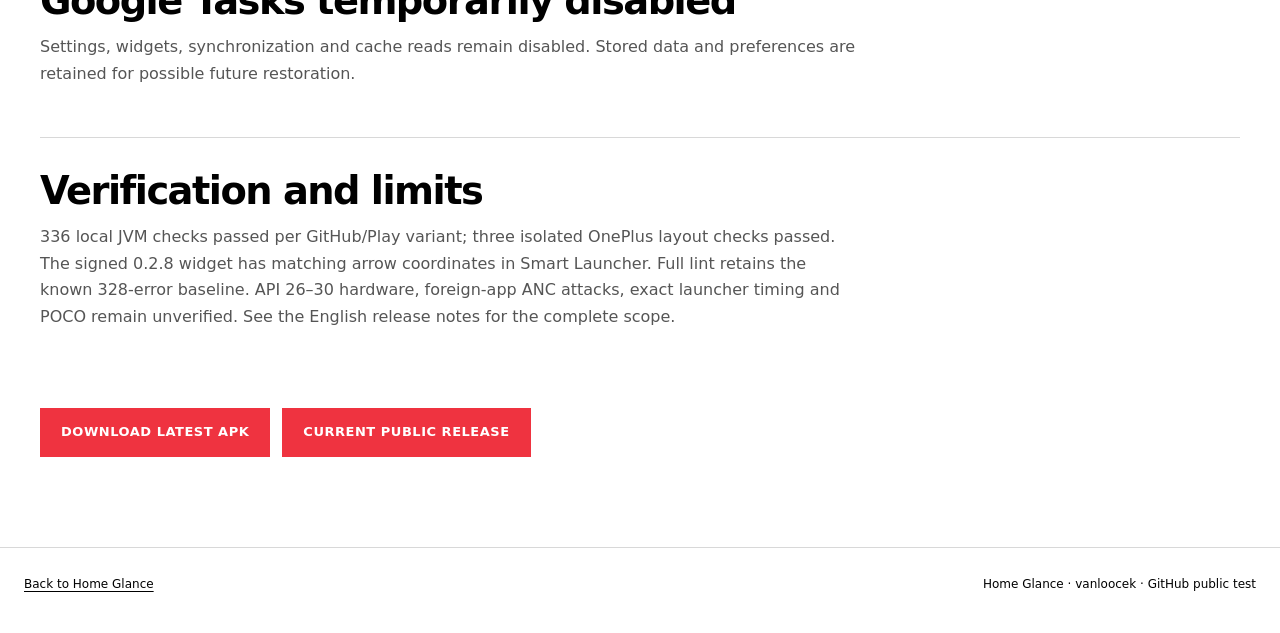
<file: version.html>
<!doctype html><html lang="en-US"><head><meta charset="utf-8"><meta name="viewport" content="width=device-width,initial-scale=1"><title>Home Glance 0.2.8 — release details</title><meta name="description" content="Home Glance 0.2.8 consolidated changes and verification limits."><link rel="icon" href="assets/home-glance-icon.webp"><link rel="stylesheet" href="site.css"><script defer src="site.js"></script></head><body><main class="detail release-detail"><div class="wrap"><div class="detail-head"><span class="detail-kicker" data-i18n="version.k"></span></div><div class="version-number" data-release-version>0.2.8</div><p>GitHub prerelease · versionCode 15 · Android 8.0+</p><p class="detail-lead" data-i18n="version.lead">Home Glance 0.2.8 combines the 0.2.5–0.2.8 improvements in one release: wider Music, consistent navigation, shared content colors and local security fixes.</p><section class="release-section"><div class="release-copy" style="grid-column:1/-1"><h2 data-i18n="release028.musicTitle">Music</h2><p data-i18n="release028.music">Long titles pause for about ten seconds before scrolling, after track changes and between loops. Narrow layouts keep both playback times visible.</p></div></section><section class="release-section"><div class="release-copy" style="grid-column:1/-1"><h2 data-i18n="release028.layoutTitle">More room, matching arrows</h2><p data-i18n="release028.layout">Music uses more horizontal space without shrinking text or artwork. Side arrows now occupy the same positions on Home, Music and Headphones, including compact Home. Navigation targets are 24×48dp; visible symbols remain 18dp.</p></div></section><section class="release-section"><div class="release-copy" style="grid-column:1/-1"><h2 data-i18n="release028.colorsTitle">Colors and ANC</h2><p data-i18n="release028.colors">Automatic, Light and Dark content colors cover all three pages and monochrome icons. Original color artwork is preserved. An outline identifies the known active ANC mode; unknown state selects none.</p></div></section><section class="release-section"><div class="release-copy" style="grid-column:1/-1"><h2 data-i18n="release028.securityTitle">Local security</h2><p data-i18n="release028.security">Legacy Music opening uses a launcher fallback. Private ANC commands use a non-exported receiver. Corrected logs omit raw Music metadata and Bluetooth MAC addresses.</p></div></section><section class="release-section"><div class="release-copy" style="grid-column:1/-1"><h2 data-i18n="release028.tasksTitle">Google Tasks temporarily disabled</h2><p data-i18n="release028.tasks">Settings, widgets, synchronization and cache reads remain disabled. Stored data and preferences are retained for possible future restoration.</p></div></section><section class="release-section"><div class="release-copy" style="grid-column:1/-1"><h2 data-i18n="release028.validationTitle">Verification and limits</h2><p data-i18n="release028.validation">336 local JVM checks passed per GitHub/Play variant; three isolated OnePlus layout checks passed. The signed 0.2.8 widget has matching arrow coordinates in Smart Launcher. Full lint retains the known 328-error baseline. API 26–30 hardware, foreign-app ANC attacks, exact launcher timing and POCO remain unverified. See the English release notes for the complete scope.</p></div></section><div class="release-actions"><a class="solid-link" data-latest-download data-i18n="download.direct" href="https://github.com/vanloocek-collab/Home-Glance-Releases/releases/download/0.2.8/Home-Glance-v0.2.8.apk">Download APK</a><a class="outline-link" data-release-link data-i18n="common.release" href="https://github.com/vanloocek-collab/Home-Glance-Releases/releases/tag/0.2.8">GitHub Release</a></div></div></main><footer class="footer"><div class="wrap"><a href="index.html" data-i18n="common.back"></a><span data-i18n="common.footer"></span></div></footer></body></html>
</file>
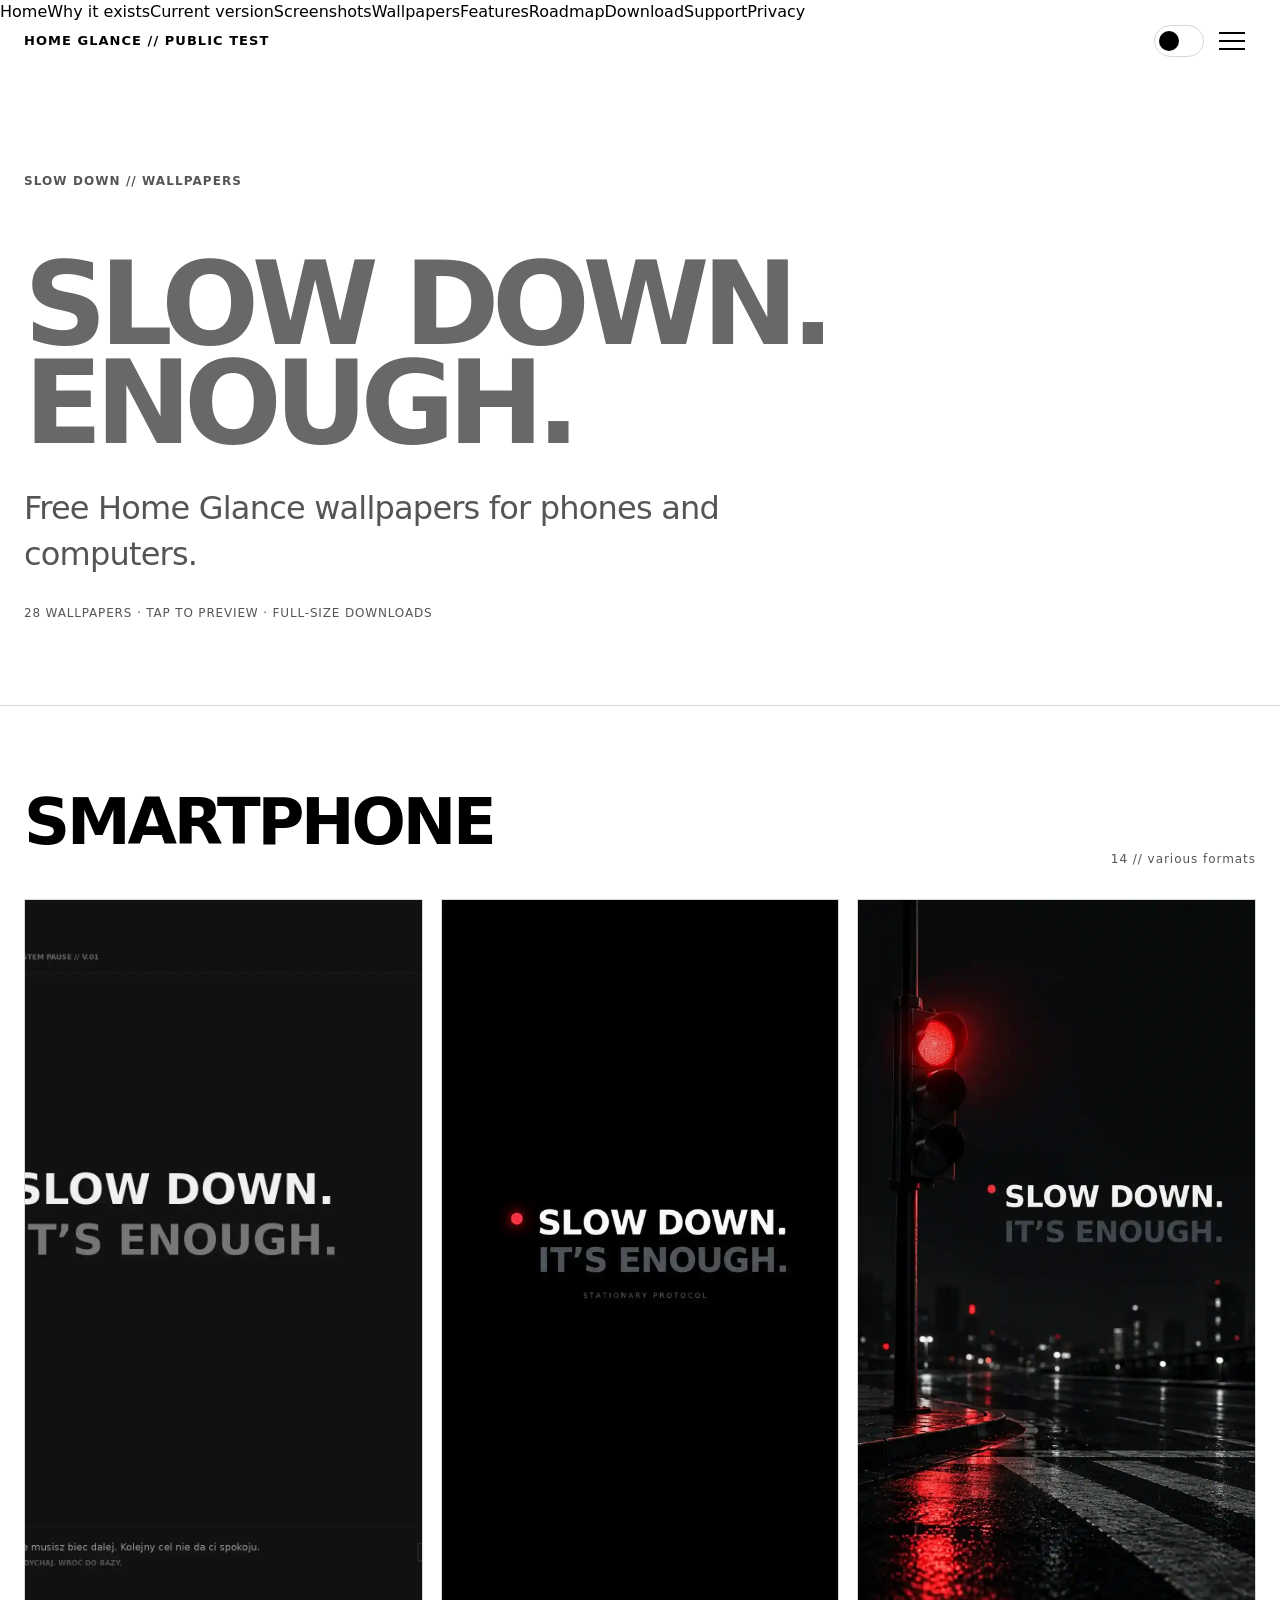
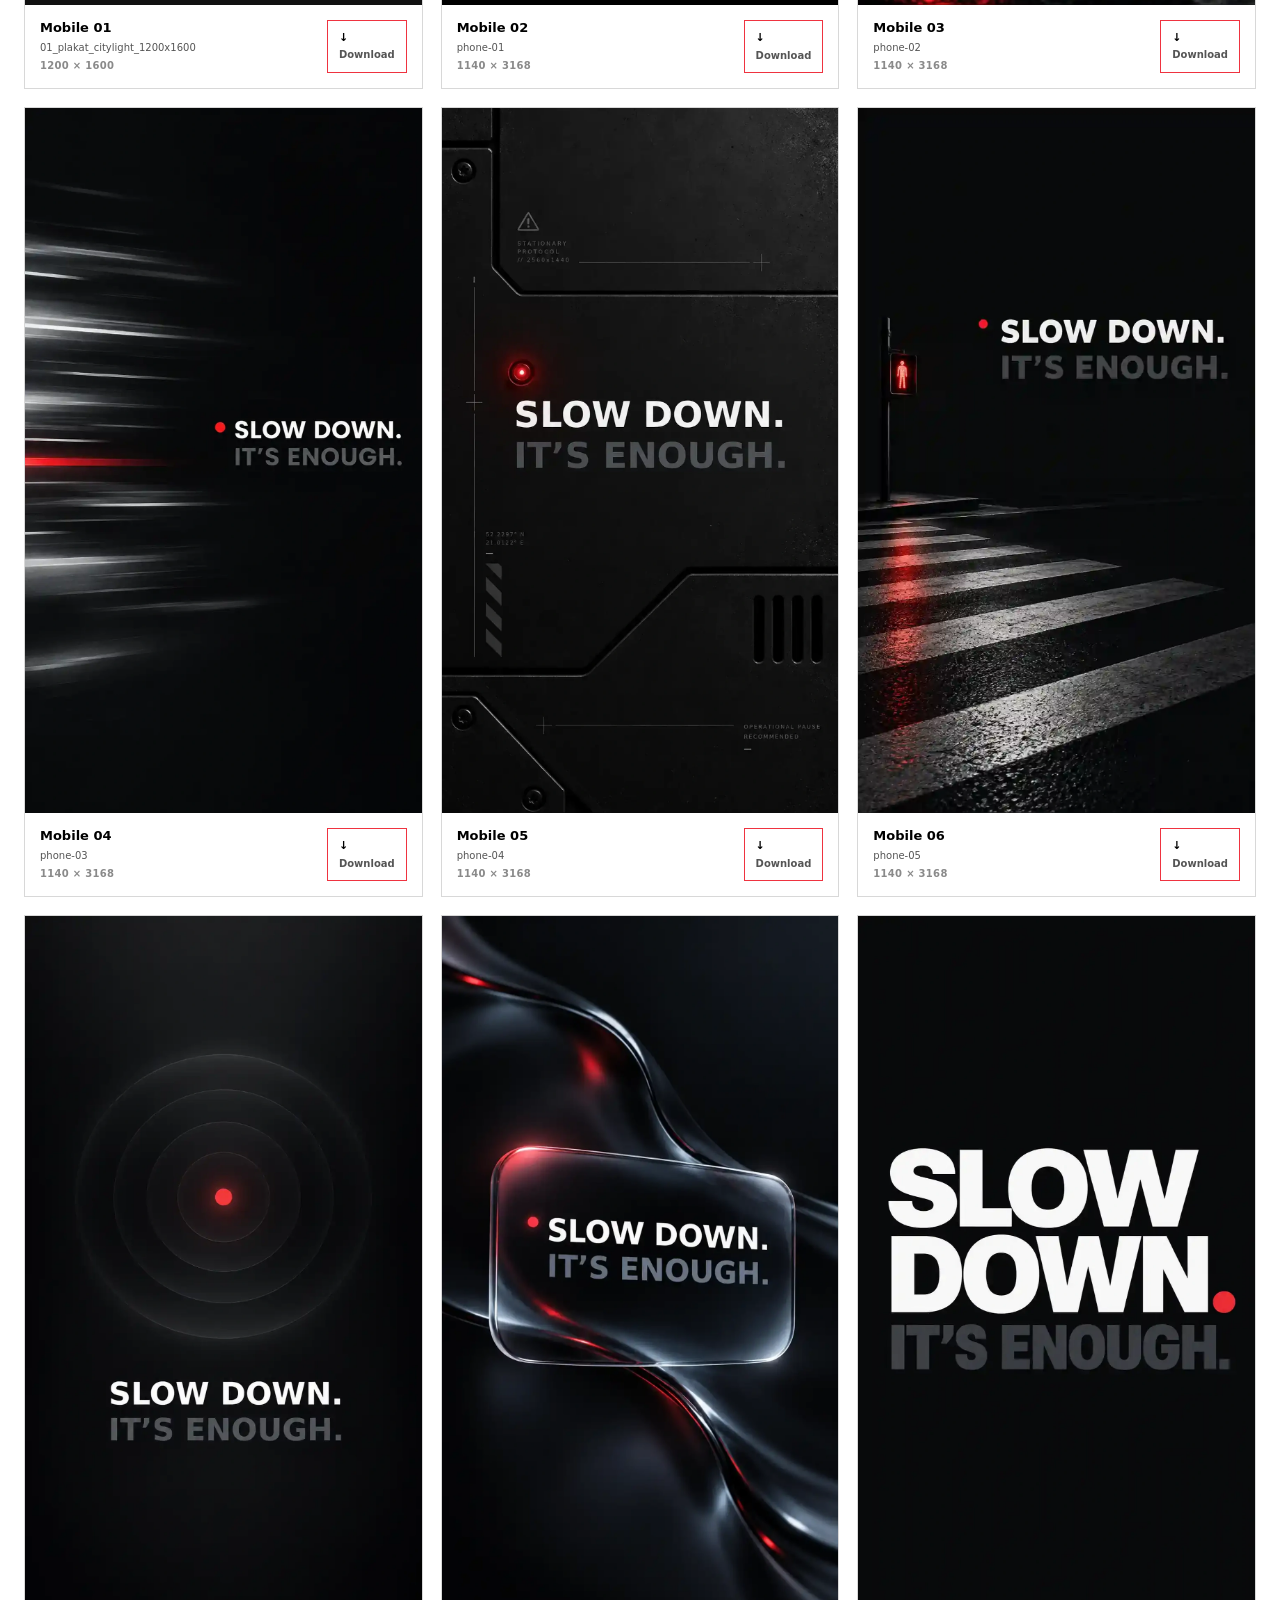
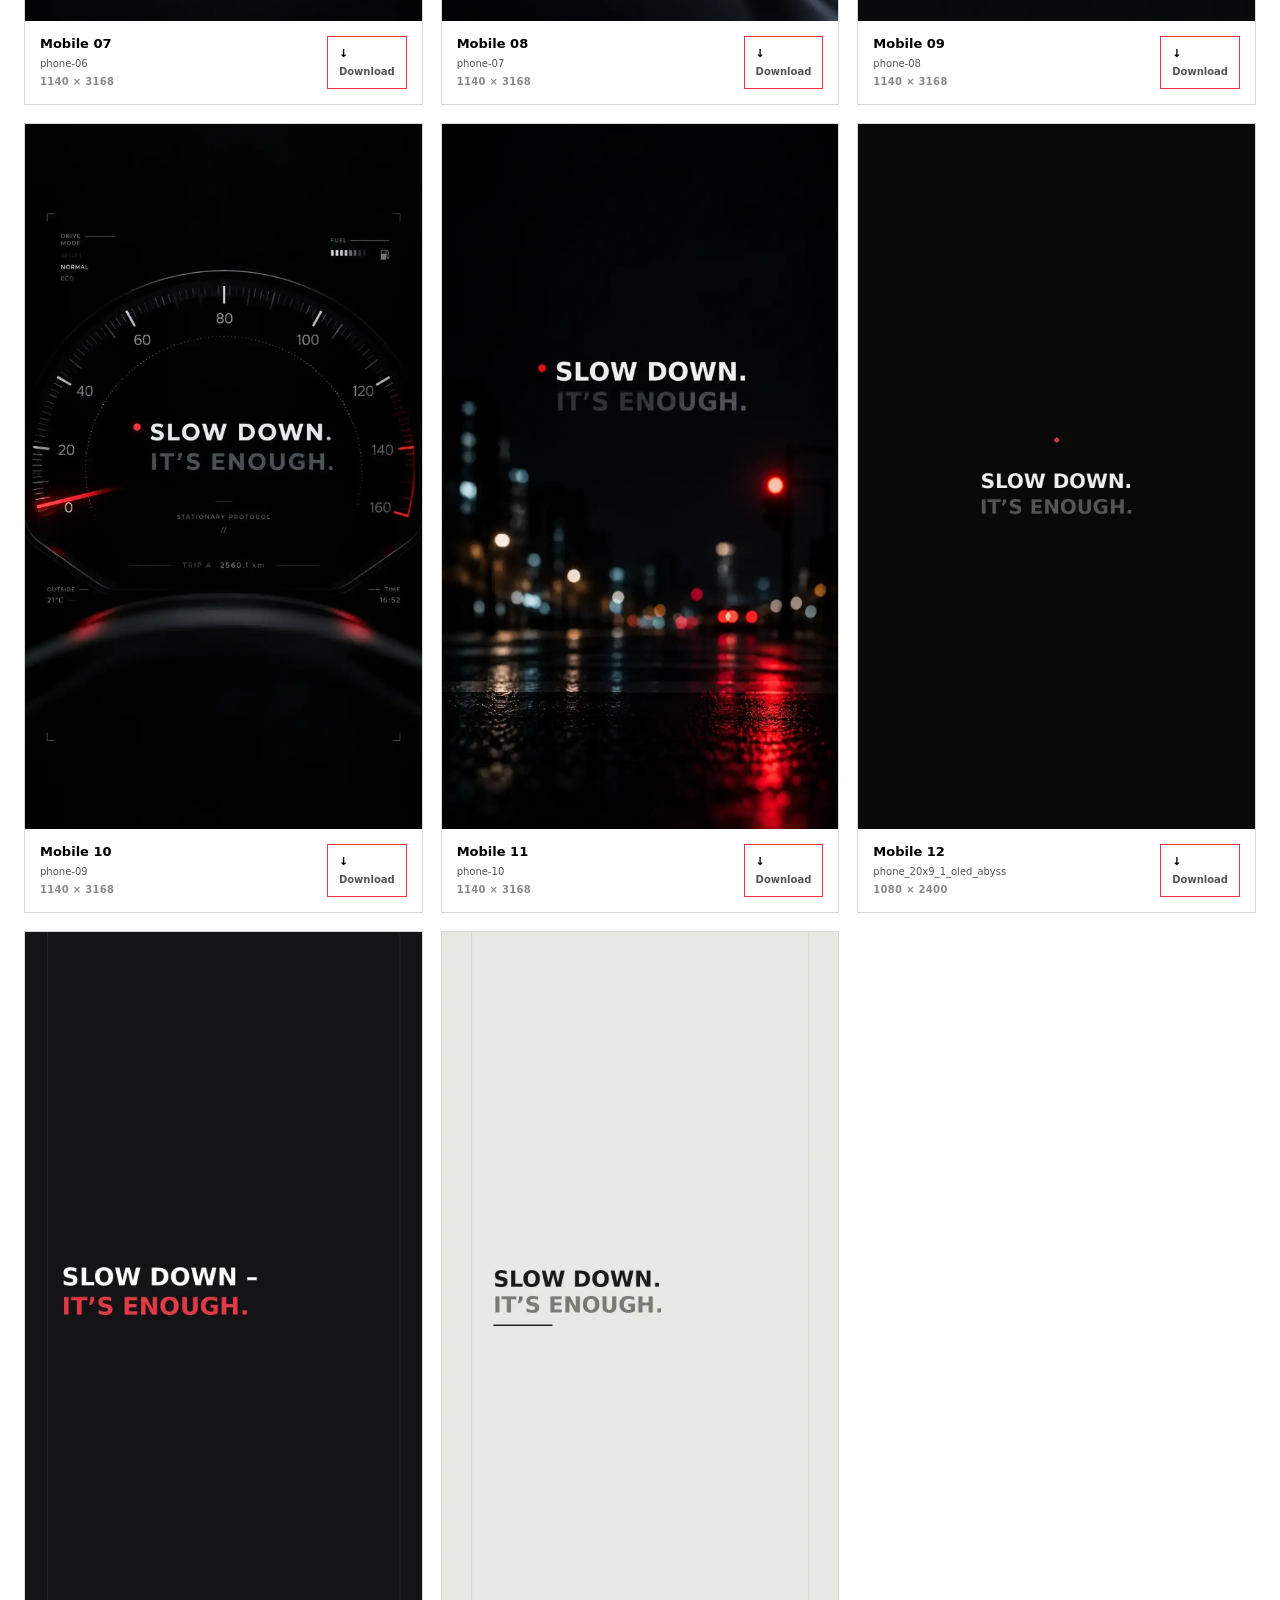
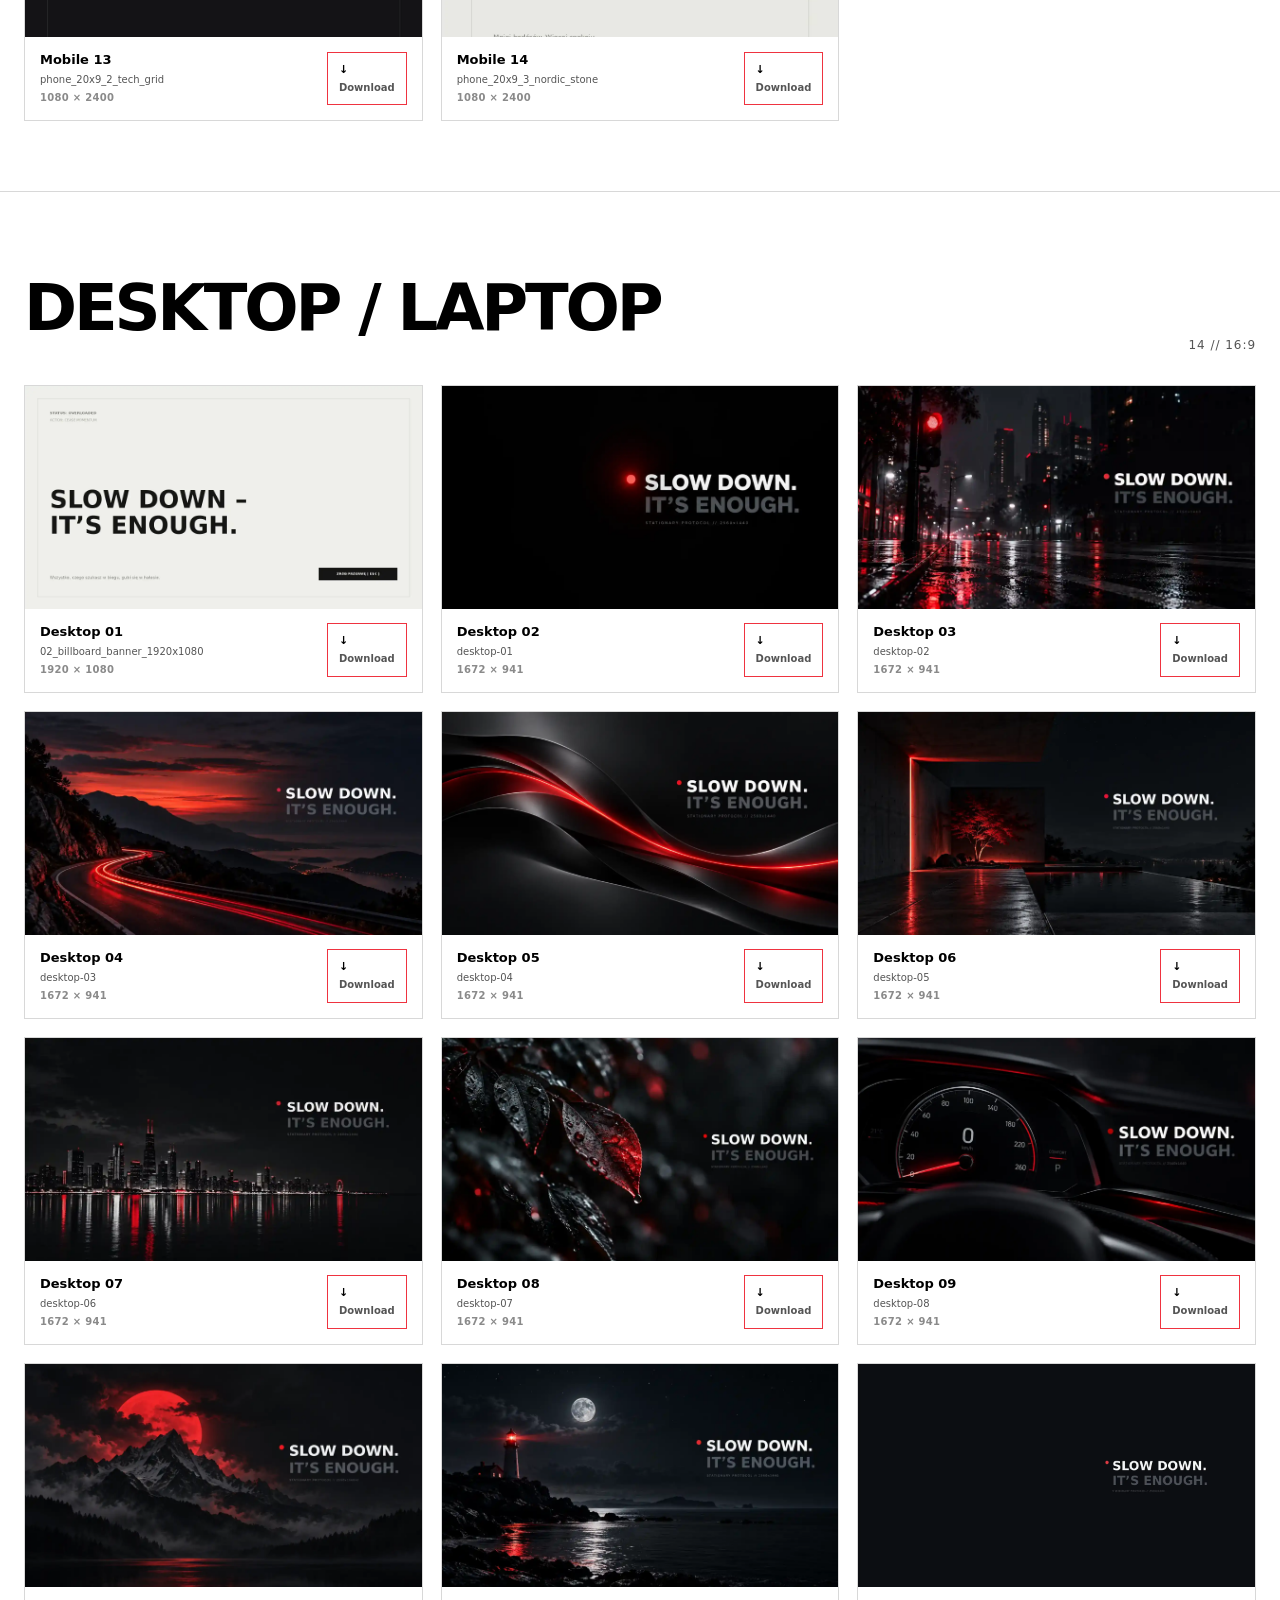
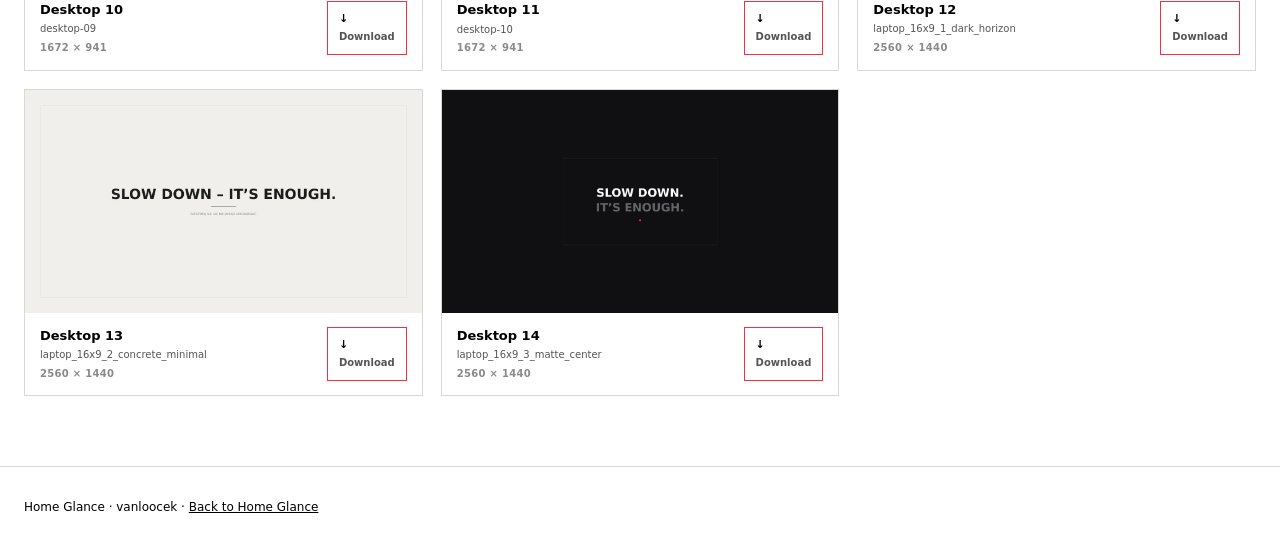
<file: wallpapers.html>
<!doctype html><html lang="en-US"><head><meta charset="utf-8"><meta name="viewport" content="width=device-width,initial-scale=1"><title>Wallpapers — Home Glance</title><meta name="description" content="Slow Down. It's Enough. wallpapers for phones, laptops and desktops."><link rel="icon" href="assets/home-glance-icon.webp"><link rel="stylesheet" href="site.css"><script defer src="site.js"></script><style>
.wall-detail{background:#111;color:#f5f5f1}.wall-wrap{width:min(1400px,calc(100% - 48px));margin:0 auto}.wall-hero{padding:150px 0 70px;border-bottom:1px solid #282828}.wall-kicker{font-size:12px;font-weight:800;letter-spacing:.09em;color:#777;text-transform:uppercase}.wall-title{font-size:clamp(58px,9vw,132px);line-height:.86;letter-spacing:-.065em;text-transform:uppercase;margin:64px 0 32px;max-width:1100px}.wall-title span{color:#686868}.wall-lead{max-width:820px;font-size:clamp(20px,2.5vw,32px);color:#999;letter-spacing:-.025em;margin:0}.wall-note{margin-top:28px;color:#5f5f5f;font-size:12px;text-transform:uppercase;letter-spacing:.07em}.wall-section{padding:70px 0}.wall-section+.wall-section{border-top:1px solid #282828}.wall-section-head{display:flex;justify-content:space-between;align-items:end;gap:24px;margin-bottom:30px}.wall-section h2{font-size:clamp(38px,5vw,72px);letter-spacing:-.05em;margin:0;text-transform:uppercase}.wall-count{font-size:12px;color:#666;letter-spacing:.08em}.wall-grid{display:grid;grid-template-columns:repeat(3,minmax(0,1fr));gap:18px}.wall-card{border:1px solid #292929;background:#151515;outline:none}.wall-card:focus-visible{box-shadow:0 0 0 2px #ef3340}.wall-preview{display:block;width:100%;border:0;padding:0;background:#0d0d0d;cursor:zoom-in;overflow:hidden}.wall-card[data-category=phone] .wall-preview{aspect-ratio:9/16}.wall-card[data-category=desktop] .wall-preview{aspect-ratio:16/9}.wall-preview img{width:100%;height:100%;object-fit:cover;transition:transform .25s}.wall-preview:hover img{transform:scale(1.018)}.wall-meta{padding:14px 15px;display:flex;justify-content:space-between;align-items:center;gap:12px}.wall-meta strong{display:block;font-size:13px}.wall-meta span{display:block;color:#666;font-size:10px;margin-top:3px;word-break:break-all}.wall-dimensions{display:block;color:#8a8a8a;font-size:10px;margin-top:4px;font-weight:700;letter-spacing:.03em}.wall-download{border:1px solid #353535;padding:9px 11px;font-size:11px;font-weight:800;white-space:nowrap}.wall-download:hover{background:#f5f5f1;color:#111}.lightbox{position:fixed;inset:0;z-index:100;background:rgba(5,5,5,.97);display:none;grid-template-rows:auto 1fr auto;color:#fff}.lightbox.open{display:grid}.lightbox-top,.lightbox-bottom{display:flex;align-items:center;justify-content:space-between;gap:16px;padding:18px 24px}.lightbox-top{border-bottom:1px solid #282828}.lightbox-bottom{border-top:1px solid #282828}.lightbox-stage{min-height:0;display:grid;grid-template-columns:64px 1fr 64px;align-items:center;gap:12px;padding:20px}.lightbox-stage img{max-height:calc(100vh - 180px);max-width:100%;margin:auto;object-fit:contain}.lightbox button{border:1px solid #3b3b3b;background:#111;color:#fff;cursor:pointer}.lightbox-close{width:44px;height:44px;font-size:22px}.lightbox-arrow{width:54px;height:54px;font-size:26px}.lightbox-download{padding:11px 15px;border:1px solid #444;font-size:12px;font-weight:800}.lightbox-name{font-size:12px;color:#888}.wall-footer{border-top:1px solid #282828;padding:32px 0;color:#666;font-size:12px}.wall-footer a{text-decoration:underline}
@media(max-width:980px){.wall-grid{grid-template-columns:repeat(2,minmax(0,1fr))}.wall-wrap{width:calc(100% - 28px)}}@media(max-width:620px){.wall-hero{padding-top:115px}.wall-grid{grid-template-columns:1fr}.wall-section{padding:48px 0}.wall-section-head{align-items:start;flex-direction:column}.lightbox-stage{grid-template-columns:42px 1fr 42px;padding:10px 6px}.lightbox-arrow{width:38px;height:46px}.lightbox-top,.lightbox-bottom{padding:12px}.wall-meta{align-items:flex-start}.wall-download span{display:none}}
</style></head><body class="wall-detail"><nav class="fallback-nav" aria-label="Primary navigation"><div class="fallback-nav-inner"><a href="index.html">Home</a><a href="story.html">Why it exists</a><a href="version.html">Current version</a><a href="screenshots.html">Screenshots</a><a href="wallpapers.html">Wallpapers</a><a href="features.html">Features</a><a href="roadmap.html">Roadmap</a><a href="download.html">Download</a><a href="support.html">Support</a><a href="privacy.html">Privacy</a></div></nav>
<main><section class="wall-hero"><div class="wall-wrap"><div class="wall-kicker" data-wall-t="k">SLOW DOWN // WALLPAPERS</div><h1 class="wall-title"><span data-wall-t="title1">SLOW DOWN.</span><br><span data-wall-t="title2">IT'S ENOUGH.</span></h1><p class="wall-lead" data-wall-t="lead">Take the reminder with you. Free wallpapers for your phone, laptop and desktop.</p><p class="wall-note" data-wall-t="note">28 wallpapers · tap any image for a full preview · downloads are the full-size files</p></div></section>
<section class="wall-section"><div class="wall-wrap"><div class="wall-section-head"><h2 data-wall-t="phone">Smartphone</h2><span class="wall-count" data-wall-t="formats">14 // various formats</span></div><div class="wall-grid"><article class="wall-card" data-wall-card data-category="phone" data-index="0" tabindex="0"><button class="wall-preview" type="button" aria-label="Open preview"><img src="assets/wallpapers/phone/01_plakat_citylight_1200x1600.webp" alt="Slow Down wallpaper 1" loading="lazy"></button><div class="wall-meta"><div><strong>Mobile 01</strong><span>01_plakat_citylight_1200x1600</span><small class="wall-dimensions">1200 × 1600</small></div><a class="wall-download" href="assets/wallpapers/phone/01_plakat_citylight_1200x1600.webp" download>↓ <span data-wall-download-label>Download</span></a></div></article><article class="wall-card" data-wall-card data-category="phone" data-index="1" tabindex="0"><button class="wall-preview" type="button" aria-label="Open preview"><img src="assets/wallpapers/phone/phone-01.webp" alt="Slow Down wallpaper 2" loading="lazy"></button><div class="wall-meta"><div><strong>Mobile 02</strong><span>phone-01</span><small class="wall-dimensions">1140 × 3168</small></div><a class="wall-download" href="assets/wallpapers/phone/phone-01.webp" download>↓ <span data-wall-download-label>Download</span></a></div></article><article class="wall-card" data-wall-card data-category="phone" data-index="2" tabindex="0"><button class="wall-preview" type="button" aria-label="Open preview"><img src="assets/wallpapers/phone/phone-02.webp" alt="Slow Down wallpaper 3" loading="lazy"></button><div class="wall-meta"><div><strong>Mobile 03</strong><span>phone-02</span><small class="wall-dimensions">1140 × 3168</small></div><a class="wall-download" href="assets/wallpapers/phone/phone-02.webp" download>↓ <span data-wall-download-label>Download</span></a></div></article><article class="wall-card" data-wall-card data-category="phone" data-index="3" tabindex="0"><button class="wall-preview" type="button" aria-label="Open preview"><img src="assets/wallpapers/phone/phone-03.webp" alt="Slow Down wallpaper 4" loading="lazy"></button><div class="wall-meta"><div><strong>Mobile 04</strong><span>phone-03</span><small class="wall-dimensions">1140 × 3168</small></div><a class="wall-download" href="assets/wallpapers/phone/phone-03.webp" download>↓ <span data-wall-download-label>Download</span></a></div></article><article class="wall-card" data-wall-card data-category="phone" data-index="4" tabindex="0"><button class="wall-preview" type="button" aria-label="Open preview"><img src="assets/wallpapers/phone/phone-04.webp" alt="Slow Down wallpaper 5" loading="lazy"></button><div class="wall-meta"><div><strong>Mobile 05</strong><span>phone-04</span><small class="wall-dimensions">1140 × 3168</small></div><a class="wall-download" href="assets/wallpapers/phone/phone-04.webp" download>↓ <span data-wall-download-label>Download</span></a></div></article><article class="wall-card" data-wall-card data-category="phone" data-index="5" tabindex="0"><button class="wall-preview" type="button" aria-label="Open preview"><img src="assets/wallpapers/phone/phone-05.webp" alt="Slow Down wallpaper 6" loading="lazy"></button><div class="wall-meta"><div><strong>Mobile 06</strong><span>phone-05</span><small class="wall-dimensions">1140 × 3168</small></div><a class="wall-download" href="assets/wallpapers/phone/phone-05.webp" download>↓ <span data-wall-download-label>Download</span></a></div></article><article class="wall-card" data-wall-card data-category="phone" data-index="6" tabindex="0"><button class="wall-preview" type="button" aria-label="Open preview"><img src="assets/wallpapers/phone/phone-06.webp" alt="Slow Down wallpaper 7" loading="lazy"></button><div class="wall-meta"><div><strong>Mobile 07</strong><span>phone-06</span><small class="wall-dimensions">1140 × 3168</small></div><a class="wall-download" href="assets/wallpapers/phone/phone-06.webp" download>↓ <span data-wall-download-label>Download</span></a></div></article><article class="wall-card" data-wall-card data-category="phone" data-index="7" tabindex="0"><button class="wall-preview" type="button" aria-label="Open preview"><img src="assets/wallpapers/phone/phone-07.webp" alt="Slow Down wallpaper 8" loading="lazy"></button><div class="wall-meta"><div><strong>Mobile 08</strong><span>phone-07</span><small class="wall-dimensions">1140 × 3168</small></div><a class="wall-download" href="assets/wallpapers/phone/phone-07.webp" download>↓ <span data-wall-download-label>Download</span></a></div></article><article class="wall-card" data-wall-card data-category="phone" data-index="8" tabindex="0"><button class="wall-preview" type="button" aria-label="Open preview"><img src="assets/wallpapers/phone/phone-08.webp" alt="Slow Down wallpaper 9" loading="lazy"></button><div class="wall-meta"><div><strong>Mobile 09</strong><span>phone-08</span><small class="wall-dimensions">1140 × 3168</small></div><a class="wall-download" href="assets/wallpapers/phone/phone-08.webp" download>↓ <span data-wall-download-label>Download</span></a></div></article><article class="wall-card" data-wall-card data-category="phone" data-index="9" tabindex="0"><button class="wall-preview" type="button" aria-label="Open preview"><img src="assets/wallpapers/phone/phone-09.webp" alt="Slow Down wallpaper 10" loading="lazy"></button><div class="wall-meta"><div><strong>Mobile 10</strong><span>phone-09</span><small class="wall-dimensions">1140 × 3168</small></div><a class="wall-download" href="assets/wallpapers/phone/phone-09.webp" download>↓ <span data-wall-download-label>Download</span></a></div></article><article class="wall-card" data-wall-card data-category="phone" data-index="10" tabindex="0"><button class="wall-preview" type="button" aria-label="Open preview"><img src="assets/wallpapers/phone/phone-10.webp" alt="Slow Down wallpaper 11" loading="lazy"></button><div class="wall-meta"><div><strong>Mobile 11</strong><span>phone-10</span><small class="wall-dimensions">1140 × 3168</small></div><a class="wall-download" href="assets/wallpapers/phone/phone-10.webp" download>↓ <span data-wall-download-label>Download</span></a></div></article><article class="wall-card" data-wall-card data-category="phone" data-index="11" tabindex="0"><button class="wall-preview" type="button" aria-label="Open preview"><img src="assets/wallpapers/phone/phone_20x9_1_oled_abyss.webp" alt="Slow Down wallpaper 12" loading="lazy"></button><div class="wall-meta"><div><strong>Mobile 12</strong><span>phone_20x9_1_oled_abyss</span><small class="wall-dimensions">1080 × 2400</small></div><a class="wall-download" href="assets/wallpapers/phone/phone_20x9_1_oled_abyss.webp" download>↓ <span data-wall-download-label>Download</span></a></div></article><article class="wall-card" data-wall-card data-category="phone" data-index="12" tabindex="0"><button class="wall-preview" type="button" aria-label="Open preview"><img src="assets/wallpapers/phone/phone_20x9_2_tech_grid.webp" alt="Slow Down wallpaper 13" loading="lazy"></button><div class="wall-meta"><div><strong>Mobile 13</strong><span>phone_20x9_2_tech_grid</span><small class="wall-dimensions">1080 × 2400</small></div><a class="wall-download" href="assets/wallpapers/phone/phone_20x9_2_tech_grid.webp" download>↓ <span data-wall-download-label>Download</span></a></div></article><article class="wall-card" data-wall-card data-category="phone" data-index="13" tabindex="0"><button class="wall-preview" type="button" aria-label="Open preview"><img src="assets/wallpapers/phone/phone_20x9_3_nordic_stone.webp" alt="Slow Down wallpaper 14" loading="lazy"></button><div class="wall-meta"><div><strong>Mobile 14</strong><span>phone_20x9_3_nordic_stone</span><small class="wall-dimensions">1080 × 2400</small></div><a class="wall-download" href="assets/wallpapers/phone/phone_20x9_3_nordic_stone.webp" download>↓ <span data-wall-download-label>Download</span></a></div></article></div></div></section>
<section class="wall-section"><div class="wall-wrap"><div class="wall-section-head"><h2 data-wall-t="desktop">Desktop / Laptop</h2><span class="wall-count">14 // 16:9</span></div><div class="wall-grid"><article class="wall-card" data-wall-card data-category="desktop" data-index="14" tabindex="0"><button class="wall-preview" type="button" aria-label="Open preview"><img src="assets/wallpapers/desktop/02_billboard_banner_1920x1080.webp" alt="Slow Down wallpaper 1" loading="lazy"></button><div class="wall-meta"><div><strong>Desktop 01</strong><span>02_billboard_banner_1920x1080</span><small class="wall-dimensions">1920 × 1080</small></div><a class="wall-download" href="assets/wallpapers/desktop/02_billboard_banner_1920x1080.webp" download>↓ <span data-wall-download-label>Download</span></a></div></article><article class="wall-card" data-wall-card data-category="desktop" data-index="15" tabindex="0"><button class="wall-preview" type="button" aria-label="Open preview"><img src="assets/wallpapers/desktop/desktop-01.webp" alt="Slow Down wallpaper 2" loading="lazy"></button><div class="wall-meta"><div><strong>Desktop 02</strong><span>desktop-01</span><small class="wall-dimensions">1672 × 941</small></div><a class="wall-download" href="assets/wallpapers/desktop/desktop-01.webp" download>↓ <span data-wall-download-label>Download</span></a></div></article><article class="wall-card" data-wall-card data-category="desktop" data-index="16" tabindex="0"><button class="wall-preview" type="button" aria-label="Open preview"><img src="assets/wallpapers/desktop/desktop-02.webp" alt="Slow Down wallpaper 3" loading="lazy"></button><div class="wall-meta"><div><strong>Desktop 03</strong><span>desktop-02</span><small class="wall-dimensions">1672 × 941</small></div><a class="wall-download" href="assets/wallpapers/desktop/desktop-02.webp" download>↓ <span data-wall-download-label>Download</span></a></div></article><article class="wall-card" data-wall-card data-category="desktop" data-index="17" tabindex="0"><button class="wall-preview" type="button" aria-label="Open preview"><img src="assets/wallpapers/desktop/desktop-03.webp" alt="Slow Down wallpaper 4" loading="lazy"></button><div class="wall-meta"><div><strong>Desktop 04</strong><span>desktop-03</span><small class="wall-dimensions">1672 × 941</small></div><a class="wall-download" href="assets/wallpapers/desktop/desktop-03.webp" download>↓ <span data-wall-download-label>Download</span></a></div></article><article class="wall-card" data-wall-card data-category="desktop" data-index="18" tabindex="0"><button class="wall-preview" type="button" aria-label="Open preview"><img src="assets/wallpapers/desktop/desktop-04.webp" alt="Slow Down wallpaper 5" loading="lazy"></button><div class="wall-meta"><div><strong>Desktop 05</strong><span>desktop-04</span><small class="wall-dimensions">1672 × 941</small></div><a class="wall-download" href="assets/wallpapers/desktop/desktop-04.webp" download>↓ <span data-wall-download-label>Download</span></a></div></article><article class="wall-card" data-wall-card data-category="desktop" data-index="19" tabindex="0"><button class="wall-preview" type="button" aria-label="Open preview"><img src="assets/wallpapers/desktop/desktop-05.webp" alt="Slow Down wallpaper 6" loading="lazy"></button><div class="wall-meta"><div><strong>Desktop 06</strong><span>desktop-05</span><small class="wall-dimensions">1672 × 941</small></div><a class="wall-download" href="assets/wallpapers/desktop/desktop-05.webp" download>↓ <span data-wall-download-label>Download</span></a></div></article><article class="wall-card" data-wall-card data-category="desktop" data-index="20" tabindex="0"><button class="wall-preview" type="button" aria-label="Open preview"><img src="assets/wallpapers/desktop/desktop-06.webp" alt="Slow Down wallpaper 7" loading="lazy"></button><div class="wall-meta"><div><strong>Desktop 07</strong><span>desktop-06</span><small class="wall-dimensions">1672 × 941</small></div><a class="wall-download" href="assets/wallpapers/desktop/desktop-06.webp" download>↓ <span data-wall-download-label>Download</span></a></div></article><article class="wall-card" data-wall-card data-category="desktop" data-index="21" tabindex="0"><button class="wall-preview" type="button" aria-label="Open preview"><img src="assets/wallpapers/desktop/desktop-07.webp" alt="Slow Down wallpaper 8" loading="lazy"></button><div class="wall-meta"><div><strong>Desktop 08</strong><span>desktop-07</span><small class="wall-dimensions">1672 × 941</small></div><a class="wall-download" href="assets/wallpapers/desktop/desktop-07.webp" download>↓ <span data-wall-download-label>Download</span></a></div></article><article class="wall-card" data-wall-card data-category="desktop" data-index="22" tabindex="0"><button class="wall-preview" type="button" aria-label="Open preview"><img src="assets/wallpapers/desktop/desktop-08.webp" alt="Slow Down wallpaper 9" loading="lazy"></button><div class="wall-meta"><div><strong>Desktop 09</strong><span>desktop-08</span><small class="wall-dimensions">1672 × 941</small></div><a class="wall-download" href="assets/wallpapers/desktop/desktop-08.webp" download>↓ <span data-wall-download-label>Download</span></a></div></article><article class="wall-card" data-wall-card data-category="desktop" data-index="23" tabindex="0"><button class="wall-preview" type="button" aria-label="Open preview"><img src="assets/wallpapers/desktop/desktop-09.webp" alt="Slow Down wallpaper 10" loading="lazy"></button><div class="wall-meta"><div><strong>Desktop 10</strong><span>desktop-09</span><small class="wall-dimensions">1672 × 941</small></div><a class="wall-download" href="assets/wallpapers/desktop/desktop-09.webp" download>↓ <span data-wall-download-label>Download</span></a></div></article><article class="wall-card" data-wall-card data-category="desktop" data-index="24" tabindex="0"><button class="wall-preview" type="button" aria-label="Open preview"><img src="assets/wallpapers/desktop/desktop-10.webp" alt="Slow Down wallpaper 11" loading="lazy"></button><div class="wall-meta"><div><strong>Desktop 11</strong><span>desktop-10</span><small class="wall-dimensions">1672 × 941</small></div><a class="wall-download" href="assets/wallpapers/desktop/desktop-10.webp" download>↓ <span data-wall-download-label>Download</span></a></div></article><article class="wall-card" data-wall-card data-category="desktop" data-index="25" tabindex="0"><button class="wall-preview" type="button" aria-label="Open preview"><img src="assets/wallpapers/desktop/laptop_16x9_1_dark_horizon.webp" alt="Slow Down wallpaper 12" loading="lazy"></button><div class="wall-meta"><div><strong>Desktop 12</strong><span>laptop_16x9_1_dark_horizon</span><small class="wall-dimensions">2560 × 1440</small></div><a class="wall-download" href="assets/wallpapers/desktop/laptop_16x9_1_dark_horizon.webp" download>↓ <span data-wall-download-label>Download</span></a></div></article><article class="wall-card" data-wall-card data-category="desktop" data-index="26" tabindex="0"><button class="wall-preview" type="button" aria-label="Open preview"><img src="assets/wallpapers/desktop/laptop_16x9_2_concrete_minimal.webp" alt="Slow Down wallpaper 13" loading="lazy"></button><div class="wall-meta"><div><strong>Desktop 13</strong><span>laptop_16x9_2_concrete_minimal</span><small class="wall-dimensions">2560 × 1440</small></div><a class="wall-download" href="assets/wallpapers/desktop/laptop_16x9_2_concrete_minimal.webp" download>↓ <span data-wall-download-label>Download</span></a></div></article><article class="wall-card" data-wall-card data-category="desktop" data-index="27" tabindex="0"><button class="wall-preview" type="button" aria-label="Open preview"><img src="assets/wallpapers/desktop/laptop_16x9_3_matte_center.webp" alt="Slow Down wallpaper 14" loading="lazy"></button><div class="wall-meta"><div><strong>Desktop 14</strong><span>laptop_16x9_3_matte_center</span><small class="wall-dimensions">2560 × 1440</small></div><a class="wall-download" href="assets/wallpapers/desktop/laptop_16x9_3_matte_center.webp" download>↓ <span data-wall-download-label>Download</span></a></div></article></div></div></section></main>
<div class="lightbox" data-lightbox aria-hidden="true"><div class="lightbox-top"><span class="lightbox-name" data-lightbox-name></span><button class="lightbox-close" type="button" data-lightbox-close aria-label="Close">×</button></div><div class="lightbox-stage"><button class="lightbox-arrow" type="button" data-lightbox-prev aria-label="Previous">←</button><img data-lightbox-image alt=""><button class="lightbox-arrow" type="button" data-lightbox-next aria-label="Next">→</button></div><div class="lightbox-bottom"><span class="lightbox-name" data-wall-t="keys">← → browse · Esc close</span><a class="lightbox-download" data-lightbox-download download><span data-wall-t="download">Download full size</span> ↓</a></div></div>
<footer class="wall-footer"><div class="wall-wrap"><span>Home Glance · vanloocek</span> · <a href="index.html" data-wall-t="back">Back to Home Glance</a></div></footer>
<script>(()=>{const D={en:{k:'SLOW DOWN // WALLPAPERS',title1:'SLOW DOWN.',title2:"IT'S ENOUGH.",lead:'Take the reminder with you. Free wallpapers for your phone, laptop and desktop.',note:'28 wallpapers · tap any image for a full preview · downloads are the full-size files',phone:'Smartphone',desktop:'Desktop / Laptop',download:'Download full size',keys:'← → browse · Esc close',back:'Back to Home Glance',dl:'Download',formats:'14 // various formats',preview:'Open preview',close:'Close preview',previous:'Previous wallpaper',next:'Next wallpaper'},pl:{k:'ZWOLNIJ // TAPETY',title1:'ZWOLNIJ.',title2:'WYSTARCZY.',lead:'Zabierz to przypomnienie ze sobą. Darmowe tapety na telefon, laptop i komputer.',note:'28 tapet · kliknij obraz, aby otworzyć pełny podgląd · pobierasz plik w pełnym rozmiarze',phone:'Smartfon',desktop:'Komputer / Laptop',download:'Pobierz pełny rozmiar',keys:'← → zmiana · Esc zamyka',back:'Wróć do Home Glance',dl:'Pobierz',formats:'14 // różne formaty',preview:'Otwórz podgląd',close:'Zamknij podgląd',previous:'Poprzednia tapeta',next:'Następna tapeta'}};function lang(){return document.documentElement.lang.startsWith('pl')?'pl':'en'}function tr(){const d=D[lang()];document.querySelectorAll('[data-wall-t]').forEach(e=>{const v=d[e.dataset.wallT];if(v)e.textContent=v});document.querySelectorAll('[data-wall-download-label]').forEach(e=>e.textContent=d.dl);document.querySelectorAll('.wall-preview').forEach(e=>e.setAttribute('aria-label',d.preview));document.querySelector('[data-lightbox-close]')?.setAttribute('aria-label',d.close);document.querySelector('[data-lightbox-prev]')?.setAttribute('aria-label',d.previous);document.querySelector('[data-lightbox-next]')?.setAttribute('aria-label',d.next)}new MutationObserver(tr).observe(document.documentElement,{attributes:true,attributeFilter:['lang']});document.addEventListener('DOMContentLoaded',()=>{tr();const cards=[...document.querySelectorAll('[data-wall-card]')],box=document.querySelector('[data-lightbox]'),img=box.querySelector('[data-lightbox-image]'),name=box.querySelector('[data-lightbox-name]'),dl=box.querySelector('[data-lightbox-download]');let i=0;function show(n){i=(n+cards.length)%cards.length;const c=cards[i],im=c.querySelector('img'),a=c.querySelector('.wall-download');img.src=im.src;img.alt=im.alt;name.textContent=c.querySelector('strong').textContent+' · '+c.querySelector('.wall-meta span').textContent;dl.href=a.href;dl.setAttribute('download','');box.classList.add('open');box.setAttribute('aria-hidden','false');document.body.style.overflow='hidden'}function close(){box.classList.remove('open');box.setAttribute('aria-hidden','true');document.body.style.overflow=''}cards.forEach((c,n)=>{c.querySelector('.wall-preview').onclick=()=>show(n);c.addEventListener('keydown',e=>{if(e.key==='Enter')show(n)})});box.querySelector('[data-lightbox-close]').onclick=close;box.querySelector('[data-lightbox-prev]').onclick=()=>show(i-1);box.querySelector('[data-lightbox-next]').onclick=()=>show(i+1);box.addEventListener('click',e=>{if(e.target===box)close()});document.addEventListener('keydown',e=>{if(!box.classList.contains('open'))return;if(e.key==='Escape')close();if(e.key==='ArrowLeft')show(i-1);if(e.key==='ArrowRight')show(i+1)})})})();</script></body></html>
</file>
<file: site.css>
:root{--ink:#111;--paper:#f1f1ec;--line:#d2d2cc;--red:#ef3340;--max:1280px}*{box-sizing:border-box}html{scroll-behavior:smooth}body{margin:0;background:var(--paper);color:var(--ink);font-family:Inter,ui-sans-serif,system-ui,-apple-system,BlinkMacSystemFont,"Segoe UI",sans-serif;line-height:1.45}body.menu-open{overflow:hidden}a{color:inherit;text-decoration:none}button,select{font:inherit}img{max-width:100%;display:block}.wrap{width:min(var(--max),calc(100% - 48px));margin:0 auto}.site-bar{position:fixed;inset:0 0 auto 0;height:82px;z-index:70;display:flex;align-items:center}.site-bar .wrap{display:flex;align-items:center;justify-content:space-between}.site-brand{font-size:13px;font-weight:800;letter-spacing:.08em;text-transform:uppercase;color:#fff;display:flex;align-items:center;gap:.6em;flex-wrap:wrap;max-width:calc(100% - 72px)}.site-brand-main{color:#fff;mix-blend-mode:difference;white-space:nowrap}.brand-tester-alert{color:var(--red);white-space:nowrap}.menu-button{mix-blend-mode:difference}.menu-button{border:0;background:transparent;color:#fff;width:48px;height:48px;display:grid;place-items:center;cursor:pointer}.menu-lines{width:26px;display:grid;gap:6px}.menu-lines i{height:2px;background:currentColor;display:block;transition:.25s}.menu-button[aria-expanded=true] .menu-lines i:nth-child(1){transform:translateY(8px) rotate(45deg)}.menu-button[aria-expanded=true] .menu-lines i:nth-child(2){opacity:0}.menu-button[aria-expanded=true] .menu-lines i:nth-child(3){transform:translateY(-8px) rotate(-45deg)}.menu-overlay{position:fixed;inset:0;z-index:60;background:#111;color:#f6f6f2;opacity:0;visibility:hidden;transition:.22s;overflow:auto}.menu-overlay.open{opacity:1;visibility:visible}.menu-inner{width:min(1180px,calc(100% - 48px));margin:auto;min-height:100svh;padding:130px 0 44px;display:grid;grid-template-columns:1fr 320px;gap:70px}.menu-nav{display:grid;align-content:center;gap:10px}.menu-nav a{display:flex;align-items:baseline;justify-content:space-between;border-bottom:1px solid #2a2a2a;padding:12px 0 16px;font-weight:800;font-size:clamp(34px,5.2vw,72px);letter-spacing:-.05em;line-height:1}.menu-nav a small{font-size:11px;letter-spacing:.1em;color:#777;text-transform:uppercase}.menu-side{align-self:end;border-top:1px solid #2a2a2a;padding-top:22px;color:#999}.menu-side label{display:block;font-size:11px;font-weight:800;letter-spacing:.1em;text-transform:uppercase;margin-bottom:10px}.language-picker{position:relative}.language-current{width:100%;min-height:54px;border:1px solid #333;background:#151515;color:#eee;padding:12px 44px 12px 14px;display:flex;align-items:center;gap:11px;text-align:left;cursor:pointer;position:relative}.language-current::after{content:"⌄";position:absolute;right:16px;top:50%;transform:translateY(-55%);font-size:18px;color:#aaa}.language-current[aria-expanded="true"]::after{content:"⌃"}.language-flag{font-size:21px;line-height:1}.language-name{font-size:14px;font-weight:700}.language-options{position:absolute;left:0;right:0;bottom:calc(100% + 8px);z-index:5;border:1px solid #333;background:#111;max-height:380px;overflow:auto;box-shadow:0 20px 50px rgba(0,0,0,.35);display:none}.language-options.open{display:block}.language-option-full{width:100%;border:0;background:#111;color:#eee;padding:11px 14px;display:flex;align-items:center;gap:11px;text-align:left;cursor:pointer}.language-option-full:hover,.language-option-full[aria-selected="true"]{background:#292929}.language-option-full .language-name{font-size:13px}.menu-meta{margin-top:26px;font-size:13px;line-height:1.7}.menu-meta a{text-decoration:underline;text-underline-offset:4px}.hero{min-height:100svh;background:#101010;color:#f5f5f1;display:grid;align-items:end;padding:130px 0 70px}.hero-grid{display:grid;grid-template-columns:1fr 1fr;gap:50px;min-height:calc(100svh - 200px)}.hero-top{grid-column:1/-1;border-top:1px solid #232323;padding-top:14px;font-size:12px;color:#686868;font-weight:800;letter-spacing:.08em;text-transform:uppercase}.hero-copy{align-self:center}.hero h1{margin:0;font-size:clamp(60px,9.5vw,142px);line-height:.86;letter-spacing:-.065em;text-transform:uppercase}.hero h1 .dim{color:#6f6f6f}.red-dot{display:block;width:14px;height:14px;border-radius:50%;background:var(--red);margin-top:28px}.hero-bottom{grid-column:1/-1;align-self:end;border-top:1px solid #232323;padding-top:26px;display:flex;justify-content:space-between;gap:40px;color:#999}.hero-bottom p{margin:0;max-width:680px;font-size:18px}.hero-bottom strong{display:block;font-size:11px;text-transform:uppercase;letter-spacing:.08em;margin-top:7px;color:#555}.hero-code{width:38px;height:38px;border:1px solid #3a3a3a;display:grid;place-items:center;color:var(--red)}.poster-light{min-height:100svh;padding:70px 0}.poster-frame{min-height:calc(100svh - 140px);border:1px solid var(--line);padding:44px 42px;display:grid;grid-template-rows:auto 1fr auto;gap:40px}.poster-status{font-size:12px;font-weight:800;letter-spacing:.08em;color:#777;text-transform:uppercase}.poster-status span{display:block;color:#aaa;font-weight:500;margin-top:8px}.widget-stage{display:flex;align-items:center;justify-content:center;min-height:380px}.widget-stage img{width:min(900px,90%);filter:drop-shadow(0 20px 45px rgba(0,0,0,.06))}.poster-bottom{display:flex;justify-content:space-between;align-items:end;gap:40px}.poster-bottom p{margin:0;color:#888;font-size:18px}.poster-bottom .action{display:inline-flex;background:#111;color:#f7f7f3;min-width:300px;padding:16px 22px;justify-content:center;font-weight:800;text-transform:uppercase;letter-spacing:.04em;font-size:12px}.home-close{min-height:70svh;background:#111;color:#f5f5f1;display:grid;align-items:center;padding:90px 0}.home-close h2{font-size:clamp(52px,8vw,118px);line-height:.9;letter-spacing:-.06em;margin:0 0 26px;text-transform:uppercase}.home-close p{color:#8a8a8a;max-width:700px;font-size:18px}.home-links{margin-top:40px;display:flex;gap:12px;flex-wrap:wrap}.outline-link,.solid-link{padding:14px 20px;border:1px solid #383838;font-weight:800;font-size:13px;text-transform:uppercase;letter-spacing:.04em}.solid-link{background:#f5f5f1;color:#111;border-color:#f5f5f1}.detail{padding:150px 0 90px;min-height:100svh}.detail.dark{background:#111;color:#f5f5f1}.detail-head{border-top:1px solid currentColor;padding-top:18px}.detail-kicker{font-size:12px;text-transform:uppercase;letter-spacing:.08em;font-weight:800;color:#888}.detail h1{font-size:clamp(58px,9vw,128px);letter-spacing:-.065em;line-height:.87;margin:80px 0 60px;max-width:1100px;text-transform:uppercase}.detail-lead{font-size:clamp(22px,3vw,38px);max-width:900px;line-height:1.2;letter-spacing:-.03em;margin-bottom:70px}.detail-grid{display:grid;grid-template-columns:repeat(2,1fr);gap:1px;background:var(--line);border:1px solid var(--line)}.detail.dark .detail-grid{background:#2a2a2a;border-color:#2a2a2a}.info-block{background:var(--paper);padding:34px;min-height:220px}.detail.dark .info-block{background:#111}.info-block .num{font-size:11px;color:#999;letter-spacing:.08em}.info-block h2{font-size:30px;letter-spacing:-.04em;margin:45px 0 12px}.info-block p{color:#777;margin:0}.detail.dark .info-block p{color:#8b8b8b}.version-number{font-size:clamp(80px,15vw,220px);font-weight:800;letter-spacing:-.08em;line-height:.75;margin:70px 0 40px}.version-card{border-top:1px solid var(--line);padding:30px 0;display:grid;grid-template-columns:220px 1fr;gap:40px}.version-card strong{font-size:13px;text-transform:uppercase;letter-spacing:.06em}.version-card p{margin:0;color:#777}.device-row{display:flex;gap:10px;flex-wrap:wrap;margin-top:22px}.device-chip{border:1px solid var(--line);padding:10px 12px;font-size:12px;color:#666}.shot-carousel{position:relative;display:grid;grid-template-columns:76px minmax(0,1fr) 76px;align-items:center;gap:26px;margin-top:10px}.carousel-viewport{overflow:hidden;min-width:0}.carousel-track{display:flex;transition:transform .55s cubic-bezier(.22,.61,.36,1);will-change:transform}.carousel-slide{min-width:100%;margin:0;display:grid;justify-items:center}.carousel-phone{width:min(420px,78vw);aspect-ratio:9/18;overflow:hidden;border:1px solid var(--line);background:#ddd}.carousel-phone img{width:100%;height:100%;object-fit:cover;object-position:top}.carousel-slide figcaption{width:min(420px,78vw);padding-top:18px;text-align:left}.carousel-slide figcaption strong{display:block;font-size:15px}.carousel-slide figcaption span{display:block;margin-top:4px;color:#92928c;font-size:13px}.carousel-arrow{width:64px;height:64px;border:1px solid #bdbdb6;background:transparent;color:#111;display:grid;place-items:center;font-size:28px;cursor:pointer;transition:background .18s,color .18s,transform .18s}.carousel-arrow:hover{background:#111;color:#f3f3ee;transform:scale(1.04)}.carousel-footer{grid-column:2;display:flex;align-items:center;justify-content:space-between;margin-top:12px}.carousel-counter{font-size:11px;letter-spacing:.08em;color:#999}.carousel-counter b{color:#111}.carousel-dots{display:flex;gap:7px}.carousel-dot{width:7px;height:7px;border:0;border-radius:50%;padding:0;background:#c8c8c1;cursor:pointer}.carousel-dot.active{background:#111}.download-panel{border:1px solid var(--line);padding:42px;margin-top:50px;display:grid;grid-template-columns:1fr auto;align-items:center;gap:30px}.download-panel h2{font-size:42px;letter-spacing:-.04em;margin:0 0 10px}.download-panel p{margin:0;color:#777}.download-button{display:inline-flex;padding:16px 22px;background:#111;color:#f6f6f2;font-size:13px;font-weight:800;text-transform:uppercase;letter-spacing:.04em;white-space:nowrap}.support-list{border-top:1px solid var(--line)}.support-link{display:grid;grid-template-columns:70px 1fr auto;gap:24px;align-items:center;border-bottom:1px solid var(--line);padding:24px 0}.support-link .n{font-size:11px;color:#999}.support-link strong{font-size:24px}.support-link span{color:#999}.policy{max-width:900px}.policy h2{font-size:30px;letter-spacing:-.03em;margin:55px 0 12px}.policy p{color:#666}.policy a{text-decoration:underline;text-underline-offset:4px}.footer{border-top:1px solid var(--line);padding:28px 0 40px;color:#777;font-size:12px}.footer .wrap{display:flex;justify-content:space-between;gap:20px;flex-wrap:wrap}.footer a{text-decoration:underline;text-underline-offset:3px}@media(max-width:900px){.wrap{width:calc(100% - 28px)}.site-bar{height:70px}.menu-inner{width:calc(100% - 28px);grid-template-columns:1fr;padding-top:105px}.menu-side{align-self:start}.hero{padding:110px 0 40px}.hero-grid{grid-template-columns:1fr;min-height:calc(100svh - 150px)}.hero-top,.hero-bottom{grid-column:1}.hero-bottom p{font-size:15px}.poster-light{padding:28px 0}.poster-frame{min-height:calc(100svh - 56px);padding:26px 22px}.poster-bottom{display:grid}.poster-bottom .action{min-width:0;width:100%}.detail{padding:110px 0 60px}.detail h1{margin:55px 0 40px}.detail-grid{grid-template-columns:1fr}.version-card{grid-template-columns:1fr;gap:10px}.shot-carousel{grid-template-columns:52px minmax(0,1fr) 52px;gap:10px}.carousel-arrow{width:46px;height:46px;font-size:22px}.download-panel{grid-template-columns:1fr}.support-link{grid-template-columns:40px 1fr}.support-link span{display:none}}@media(max-width:560px){.shot-carousel{grid-template-columns:42px minmax(0,1fr) 42px;gap:6px}.carousel-arrow{width:38px;height:38px;font-size:18px}.carousel-phone,.carousel-slide figcaption{width:min(72vw,360px)}.carousel-footer{grid-column:1/-1;padding:0 48px}.menu-nav a{font-size:38px}.hero h1{font-size:56px}.detail h1{font-size:56px}}.flag{width:22px;height:15px;flex:0 0 22px;position:relative;display:inline-block;overflow:hidden;border-radius:3px;box-shadow:inset 0 0 0 1px rgba(255,255,255,.18),0 1px 2px rgba(0,0,0,.2);vertical-align:middle}.flag-us{background:repeating-linear-gradient(to bottom,#b22234 0 7.69%,#fff 7.69% 15.38%)}.flag-us::before{content:"";position:absolute;left:0;top:0;width:42%;height:54%;background:#3c3b6e}.flag-gb{background:url("assets/flags/gb.svg") center/cover no-repeat}.flag-pl{background:linear-gradient(to bottom,#fff 0 50%,#dc143c 50%)}.flag-de{background:linear-gradient(to bottom,#111 0 33.33%,#dd0000 33.33% 66.66%,#ffce00 66.66%)}.flag-es{background:linear-gradient(to bottom,#aa151b 0 25%,#f1bf00 25% 75%,#aa151b 75%)}.flag-fr{background:linear-gradient(to right,#0055a4 0 33.33%,#fff 33.33% 66.66%,#ef4135 66.66%)}.flag-it{background:linear-gradient(to right,#009246 0 33.33%,#fff 33.33% 66.66%,#ce2b37 66.66%)}.flag-ru{background:linear-gradient(to bottom,#fff 0 33.33%,#0039a6 33.33% 66.66%,#d52b1e 66.66%)}.flag-ptbr{background:url("assets/flags/pt-br-split.svg?v=20260927") center/cover no-repeat}.flag-cn{background:#de2910}.flag-cn::before{content:"★";position:absolute;left:2px;top:-2px;color:#ffde00;font-size:9px;line-height:1}.flag-jp{background:#fff}.flag-jp::before{content:"";position:absolute;width:8px;height:8px;left:7px;top:3.5px;border-radius:50%;background:#bc002d}
/* Slow-life stacked homepage panels */
.home-page{background:#101010}
.home-stack{position:relative}
.home-panel{position:sticky;top:0;min-height:100svh;overflow:hidden;isolation:isolate}
.home-panel:nth-child(1){z-index:1}
.home-panel:nth-child(2){z-index:2;box-shadow:0 -22px 70px rgba(0,0,0,.18)}
.home-panel:nth-child(3){z-index:3;box-shadow:0 -22px 70px rgba(0,0,0,.22);position:relative;overflow:visible}
.home-footer{position:relative;z-index:4;background:var(--paper)}
.home-page .hero{height:100svh;min-height:100svh;padding:104px 0 38px;align-items:stretch}
.home-page .hero-grid{min-height:0;height:100%;grid-template-columns:1fr;grid-template-rows:auto 1fr auto;gap:18px}
.home-page .hero-top{grid-column:1}
.home-page .hero-copy{grid-column:1;align-self:center;min-width:0;padding:8px 0 2px;position:relative}
.home-page .hero-bottom{grid-column:1;align-self:end}
.home-page .hero-motto{display:flex;flex-direction:column;align-items:flex-start;gap:.01em;margin:0;max-width:100%;font-size:clamp(54px,min(6.4vw,10.6vh),112px);line-height:.82;letter-spacing:-.067em;text-wrap:balance}
.home-page .hero-primary,.home-page .hero-secondary,.home-page .hero-tertiary{display:block;max-width:100%}
.home-page .hero-primary{color:#f5f5f1;opacity:0;transform:translateY(18px);animation:heroPrimaryIn .58s cubic-bezier(.2,.7,.2,1) .18s forwards}
.home-page .hero-secondary{color:#6f6f6f;opacity:0;transform:translateY(22px);animation:heroSecondaryIn .72s cubic-bezier(.2,.7,.2,1) 1.05s forwards}
.home-page .hero-tertiary{color:#f5f5f1;align-self:flex-end;text-align:right;opacity:0;transform:translateY(22px);animation:heroSecondaryIn .72s cubic-bezier(.2,.7,.2,1) 1.92s forwards}
.home-page .red-dot{opacity:0;transform:scale(.65);animation:heroDotIn .38s ease 1.8s forwards}
@keyframes heroPrimaryIn{to{opacity:1;transform:translateY(0)}}
@keyframes heroSecondaryIn{to{opacity:1;transform:translateY(0)}}
@keyframes heroDotIn{to{opacity:1;transform:scale(1)}}
.home-page .poster-light{height:100svh;min-height:100svh;padding:38px 0;background:var(--paper)}
.home-page .poster-frame{height:calc(100svh - 76px);min-height:0}
.home-page .home-close{height:auto;min-height:100svh;overflow:visible;padding-bottom:120px}
@media (max-width:900px){
  .home-page .hero{padding:90px 0 30px}
  .home-page .hero-grid{gap:14px}
  .home-page .hero-motto{font-size:clamp(46px,min(10.7vw,9.7vh),84px);line-height:.84}
  .home-page .hero-bottom p{font-size:14px}
  .home-page .poster-light{padding:18px 0}
  .home-page .poster-frame{height:calc(100svh - 36px);min-height:0}
}
@media (max-width:560px){
  .home-page .hero{padding:82px 0 24px}
  .home-page .hero-motto{font-size:clamp(43px,min(12.2vw,9.2vh),70px);line-height:.86}
  .home-page .hero-top{font-size:10px}
  .home-page .hero-bottom{padding-top:18px}
  .home-page .hero-bottom p{font-size:13px}
  .home-page .hero-code{width:34px;height:34px}
}
@media (prefers-reduced-motion:reduce){
  .home-page .hero-primary,.home-page .hero-secondary,.home-page .hero-tertiary,.home-page .red-dot{animation:none;opacity:1;transform:none}
  .home-panel{position:relative}
}

/* 2026-09-27 refinement: consistent detail alignment, smaller screenshots, release details */
.detail>.wrap{width:min(1200px,calc(100% - 48px))}
.detail>.wrap.policy{max-width:1200px}
.carousel-phone,.carousel-slide figcaption{width:min(310px,58vw)}
.home-page .hero-code{display:none!important}
.home-page .red-dot{position:absolute;left:-1px;top:-10px;margin:0;opacity:0;transform:none;box-shadow:none;animation:stopSignal 2.4s steps(1,end) 1.85s infinite}
@keyframes stopSignal{0%,43%{opacity:1}44%,72%{opacity:0}73%,100%{opacity:1}}
.release-pl{display:none}
[lang="pl"] .release-en{display:none}
[lang="pl"] .release-pl{display:block}
.release-section{display:grid;grid-template-columns:180px minmax(0,1fr);gap:44px;border-top:1px solid var(--line);padding:34px 0}
.release-label{font-size:11px;font-weight:800;letter-spacing:.08em;text-transform:uppercase;color:#999;padding-top:7px}
.release-copy h2{margin:0 0 14px;font-size:clamp(28px,3vw,46px);line-height:1;letter-spacing:-.04em}
.release-copy p{max-width:820px;margin:0 0 16px;color:#666;font-size:16px;line-height:1.65}
.release-meta{display:flex;flex-wrap:wrap;gap:8px;margin-top:18px}
.release-meta span{border:1px solid var(--line);padding:8px 10px;color:#777;font-size:11px}
.release-code{display:block;width:max-content;max-width:100%;overflow:auto;border:1px solid var(--line);padding:16px 18px;margin:18px 0 20px;background:rgba(0,0,0,.025);font:12px/1.7 ui-monospace,SFMono-Regular,Consolas,monospace}
.hash-line code{word-break:break-all;font:12px/1.6 ui-monospace,SFMono-Regular,Consolas,monospace}
.release-actions{display:flex;gap:12px;flex-wrap:wrap;margin-top:28px}
@media(max-width:900px){
 .detail>.wrap{width:calc(100% - 28px)}
 .carousel-phone,.carousel-slide figcaption{width:min(280px,60vw)}
 .release-section{grid-template-columns:1fr;gap:12px}
}
@media(max-width:560px){
 .carousel-phone,.carousel-slide figcaption{width:min(250px,66vw)}
}
@media(prefers-reduced-motion:reduce){
 .home-page .red-dot{animation:none;opacity:1}
}

/* Google Play closed-test recruitment */
.tester-pl{display:none}
html[lang^="pl"] .tester-en{display:none}
html[lang^="pl"] .tester-pl{display:block}
.tester-callout{border:1px solid #353535;background:#151515;color:#f5f5f1;padding:34px;margin-top:42px;max-width:920px}
.tester-callout-home{margin-top:36px}
.tester-callout-download{margin-top:42px}
.tester-callout .tester-eyebrow{display:block;color:var(--red);font-size:11px;font-weight:800;letter-spacing:.1em;text-transform:uppercase;margin-bottom:16px}
.tester-callout h3,.tester-callout h2{margin:0 0 14px;font-size:clamp(28px,4vw,48px);line-height:.95;letter-spacing:-.045em;text-transform:uppercase}
.tester-callout h2{font-size:clamp(26px,3.4vw,42px)}
.tester-callout p{margin:0 0 22px;color:#9a9a9a;max-width:760px;font-size:16px;line-height:1.6}
.tester-goal{display:flex;align-items:center;gap:16px;border-top:1px solid #303030;border-bottom:1px solid #303030;padding:14px 0;margin:22px 0}
.tester-goal span{color:#777;font-size:10px;font-weight:800;letter-spacing:.1em}
.tester-goal strong{font-size:13px;letter-spacing:.05em}
.tester-button{display:inline-flex;background:#f5f5f1;color:#111;padding:14px 18px;font-size:12px;font-weight:800;letter-spacing:.05em;text-transform:uppercase}
.tester-actions{display:flex;flex-wrap:wrap;gap:10px;align-items:center}
.tester-button-play{background:var(--red);color:#fff}
.tester-callout small{display:block;color:#666;margin-top:14px;line-height:1.5}
.detail.dark .tester-callout{border-color:#353535}
@media(max-width:560px){.tester-callout{padding:24px;margin-top:30px}.tester-goal{align-items:flex-start;flex-direction:column;gap:6px}}

.tester-kicker{display:flex;align-items:center;gap:10px;margin-bottom:16px}
.tester-kicker .tester-eyebrow{margin-bottom:0}
.play-store-icon{width:24px;height:24px;flex:0 0 24px;display:block}
@media(max-width:560px){.brand-tester-alert{font-size:10px}.site-brand{gap:.35em;line-height:1.2}.play-store-icon{width:22px;height:22px;flex-basis:22px}}


/* Header contrast + synchronized tester alert */
body:not(.home-page) .site-brand-main,
body:not(.home-page) .menu-button{
  color:#111;
  mix-blend-mode:normal;
}

body:not(.home-page):has(.detail.dark) .site-brand-main,
body:not(.home-page):has(.detail.dark) .menu-button{
  color:#fff;
}

.home-page .site-brand-main,
.home-page .menu-button{
  color:#fff;
  mix-blend-mode:difference;
}

body.menu-open .site-brand-main,
body.menu-open .menu-button{
  color:#fff!important;
  mix-blend-mode:normal!important;
}

.brand-tester-alert{
  color:var(--red);
  opacity:0;
  animation:stopSignal 2.4s steps(1,end) 1.85s infinite;
}

@media(prefers-reduced-motion:reduce){
  .brand-tester-alert{
    animation:none;
    opacity:1;
  }
}


/* 2026-09-30: persistent black / white site theme */
:root[data-theme="light"]{
  --ink:#111;
  --paper:#fff;
  --line:#d7d7d2;
  --theme-bg:#fff;
  --theme-fg:#111;
  --theme-muted:#6f6f6f;
  --theme-soft:#f4f4f0;
  --theme-inverse:#111;
  --theme-inverse-fg:#fff;
}
:root[data-theme="dark"]{
  --ink:#f5f5f1;
  --paper:#0d0d0d;
  --line:#303030;
  --theme-bg:#0d0d0d;
  --theme-fg:#f5f5f1;
  --theme-muted:#999;
  --theme-soft:#151515;
  --theme-inverse:#f5f5f1;
  --theme-inverse-fg:#111;
}
body,
.home-page,
.hero,
.poster-light,
.home-page .poster-light,
.home-close,
.detail,
.detail.dark,
.info-block,
.detail.dark .info-block,
.home-footer,
.footer{
  background:var(--theme-bg)!important;
  color:var(--theme-fg)!important;
}
.home-page .hero-primary,
.home-page .hero-tertiary{color:var(--theme-fg)!important}
.home-page .hero-secondary,
.hero h1 .dim{color:var(--theme-muted)!important}
.hero-top,
.hero-bottom,
.home-close p,
.poster-bottom p,
.info-block p,
.detail.dark .info-block p,
.version-card p,
.policy p,
.download-panel p,
.release-copy p{color:var(--theme-muted)!important}
.hero-top,
.hero-bottom,
.detail-head,
.version-card,
.support-list,
.support-link,
.footer,
.release-section,
.release-meta span,
.release-code,
.download-panel,
.poster-frame,
.device-chip{border-color:var(--line)!important}
.detail-grid,
.detail.dark .detail-grid{background:var(--line)!important;border-color:var(--line)!important}
.poster-bottom .action,
.download-button,
.solid-link,
.tester-button{
  background:var(--theme-inverse)!important;
  color:var(--theme-inverse-fg)!important;
  border-color:var(--theme-inverse)!important;
}
.tester-button-play{background:var(--red)!important;color:#fff!important;border-color:var(--red)!important}
.outline-link{border-color:var(--line)!important}
.carousel-arrow{border-color:var(--line)!important;color:var(--theme-fg)!important}
.carousel-arrow:hover{background:var(--theme-inverse)!important;color:var(--theme-inverse-fg)!important}
.carousel-counter b{color:var(--theme-fg)!important}
.carousel-dot{background:color-mix(in srgb,var(--theme-fg) 24%,transparent)!important}
.carousel-dot.active{background:var(--theme-fg)!important}
.release-code{background:var(--theme-soft)!important}
.tester-callout{
  background:var(--theme-soft)!important;
  color:var(--theme-fg)!important;
  border-color:var(--line)!important;
}
.tester-callout p{color:var(--theme-muted)!important}
.tester-goal{border-color:var(--line)!important}
.menu-overlay{
  background:var(--theme-bg)!important;
  color:var(--theme-fg)!important;
}
.menu-nav a,
.menu-side{border-color:var(--line)!important}
.language-current,
.language-options,
.language-option-full{
  background:var(--theme-soft)!important;
  color:var(--theme-fg)!important;
  border-color:var(--line)!important;
}
.language-option-full:hover,
.language-option-full[aria-selected="true"]{background:color-mix(in srgb,var(--theme-fg) 10%,var(--theme-bg))!important}
.site-actions{display:flex;align-items:center;gap:4px;flex:0 0 auto}
.site-brand{max-width:calc(100% - 126px)}
.theme-toggle{
  width:50px;
  height:32px;
  padding:4px;
  border:1px solid var(--line);
  border-radius:999px;
  background:transparent;
  color:var(--theme-fg);
  display:flex;
  align-items:center;
  cursor:pointer;
}
.theme-toggle-track{width:40px;height:22px;display:flex;align-items:center}
.theme-toggle-knob{
  width:20px;
  height:20px;
  border-radius:50%;
  background:currentColor;
  transform:translateX(0);
  transition:transform .22s ease;
}
:root[data-theme="dark"] .theme-toggle-knob{transform:translateX(20px)}
:root[data-theme="light"] .theme-toggle-knob{transform:translateX(0)}
:root[data-theme="light"] .site-brand-main,
:root[data-theme="light"] .menu-button{
  color:#111;
  mix-blend-mode:normal;
}
:root[data-theme="dark"] .site-brand-main,
:root[data-theme="dark"] .menu-button{
  color:#fff;
  mix-blend-mode:normal;
}
@media(max-width:560px){
  .site-brand{max-width:calc(100% - 116px);font-size:11px}
  .site-actions{gap:0}
  .theme-toggle{width:46px;height:30px;padding:4px}
  .theme-toggle-track{width:36px;height:20px}
  .theme-toggle-knob{width:18px;height:18px}
  :root[data-theme="dark"] .theme-toggle-knob{transform:translateX(18px)}
}
@media(prefers-reduced-motion:reduce){
  .theme-toggle-knob{transition:none}
}

/* HG WEB-GLASS LIVE — consistent black/white/red styling for legacy pages. */
:root[data-theme="light"]{--ink:#000;--paper:#fff;--line:#d8d8d8;--red:#ef3340;--theme-bg:#fff;--theme-fg:#000;--theme-muted:#555;--theme-soft:#fff;--theme-inverse:#000;--theme-inverse-fg:#fff;color-scheme:light}
:root[data-theme="dark"]{--ink:#fff;--paper:#000;--line:#303030;--red:#ef3340;--theme-bg:#000;--theme-fg:#fff;--theme-muted:#999;--theme-soft:#000;--theme-inverse:#fff;--theme-inverse-fg:#000;color-scheme:dark}
body:not(.home-page),body:not(.home-page) .detail,body:not(.home-page) .detail.dark,.release-detail,.info-block,.detail.dark .info-block,.wall-detail,.wall-detail .wall-hero,.wall-detail .wall-section,.wall-detail .wall-card,.wall-detail .wall-preview,.wall-detail .wall-meta,.wall-footer,.footer,.menu-overlay,.menu-inner,.language-current,.language-options,.language-option-full,.tester-callout,.download-panel{background:var(--theme-bg)!important;color:var(--theme-fg)!important}
.detail h1,.detail h2,.detail-lead,.wall-title,.wall-section h2,.wall-meta strong{color:var(--theme-fg)!important}
.detail-lead,.detail p,.info-block p,.version-card p,.download-panel p,.wall-lead,.wall-note,.wall-count,.wall-meta span,.menu-meta,.wall-kicker,.policy p{color:var(--theme-muted)!important}
.menu-nav a,.wall-hero,.wall-section,.wall-section+.wall-section,.wall-card,.wall-footer,.version-card,.download-panel,.detail-grid,.info-block,.support-link,.footer,.tester-callout{border-color:var(--line)!important}
.detail-grid,.detail.dark .detail-grid{background:var(--line)!important;border-color:var(--line)!important}
body:not(.home-page) .site-brand-main,body:not(.home-page) .menu-button,body:not(.home-page):has(.detail.dark) .site-brand-main,body:not(.home-page):has(.detail.dark) .menu-button{color:var(--theme-fg)!important;mix-blend-mode:normal!important}
body.menu-open .site-brand-main,body.menu-open .menu-button{color:var(--theme-fg)!important;mix-blend-mode:normal!important}
.menu-button .menu-lines i{background:var(--theme-fg)!important}
.language-current,.language-options,.language-option-full{border-color:var(--line)!important}
.language-option-full:hover,.language-option-full[aria-selected=true]{background:var(--red)!important;color:#fff!important}
.outline-link,.solid-link,.download-button,.tester-button,.tester-button-play,.poster-bottom .action{background:var(--red)!important;color:#fff!important;border-color:var(--red)!important}
.wall-download{border-color:var(--red)!important;color:var(--theme-fg)!important}
.wall-download:hover{background:var(--red)!important;color:#fff!important}
.wall-detail .lightbox{background:var(--theme-bg)!important;color:var(--theme-fg)!important}
.wall-detail .lightbox button,.wall-detail .lightbox-download{background:var(--theme-bg)!important;color:var(--theme-fg)!important;border-color:var(--line)!important}
:where(a,button,select):focus-visible{outline:3px solid var(--red)!important;outline-offset:3px}
.hg-webglass-localized .tester-callout-download{display:none!important}
.hg-glass-test{border:1px solid var(--line);padding:30px;margin:40px 0;display:grid;grid-template-columns:minmax(0,1fr) auto;gap:25px;align-items:center}
.hg-glass-test h2{margin:0 0 12px;font-size:clamp(27px,3vw,40px);letter-spacing:-.05em}
.hg-glass-test p{color:var(--theme-muted);margin:0}
.hg-glass-test small{display:block;color:var(--red);font-weight:800;letter-spacing:.08em;margin-bottom:12px}
.hg-glass-actions{display:grid;gap:9px}.hg-glass-actions a{background:var(--red);color:#fff;padding:14px 18px;text-align:center;font-size:12px;font-weight:800}
@media(max-width:780px){.hg-glass-test{grid-template-columns:1fr;padding:22px}}
@media(prefers-reduced-motion:reduce){*,*::before,*::after{scroll-behavior:auto!important;animation-duration:.01ms!important;transition-duration:.01ms!important}}
</file>
